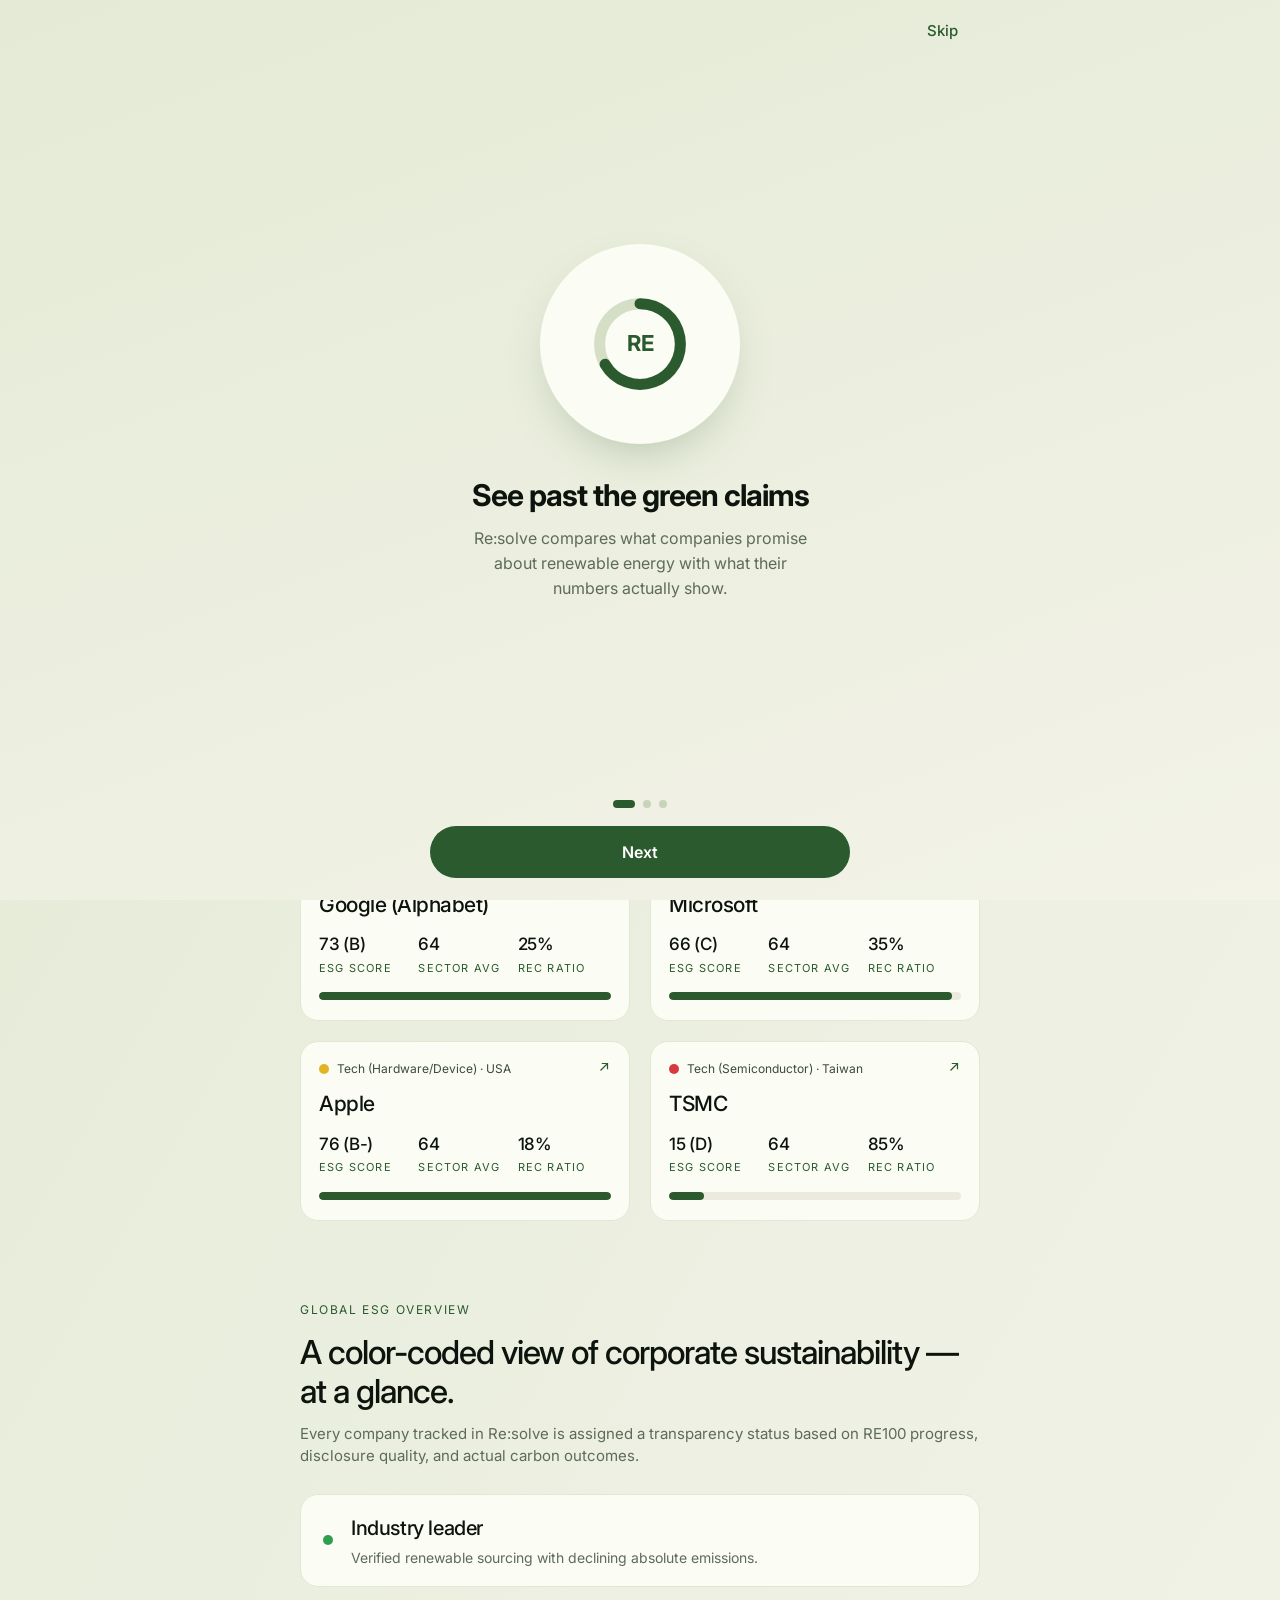
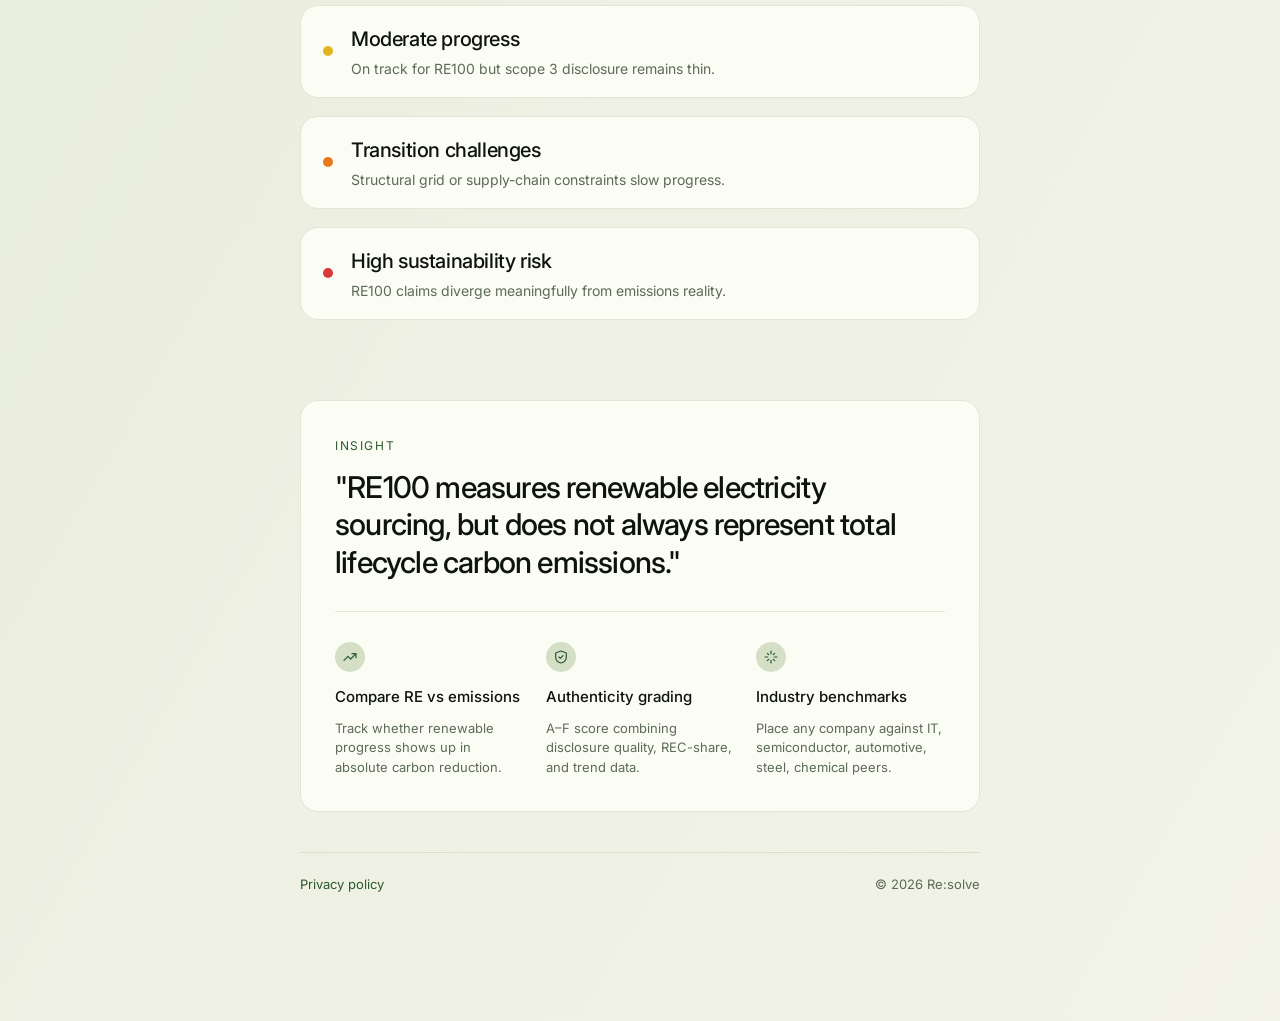
<file: index.html>
<!doctype html>
<html lang="en">
<head>
<meta charset="utf-8">
<meta name="viewport" content="width=device-width, initial-scale=1, viewport-fit=cover">
<meta name="color-scheme" content="light">
<meta name="theme-color" content="#2a5a2e">
<meta name="description" content="Re:solve compares companies' renewable-energy claims with their actual carbon action, ESG evaluations and sustainability reports.">
<link rel="manifest" href="/manifest.webmanifest">
<link rel="icon" type="image/png" sizes="32x32" href="/icons/favicon-32.png">
<link rel="apple-touch-icon" href="/icons/apple-touch-icon.png">
<meta name="apple-mobile-web-app-capable" content="yes">
<meta name="mobile-web-app-capable" content="yes">
<meta name="apple-mobile-web-app-title" content="Re:solve">
<meta name="apple-mobile-web-app-status-bar-style" content="default">

<title>Re:solve — Climate Claims</title>
<link rel="preconnect" href="https://fonts.googleapis.com">
<link rel="preconnect" href="https://fonts.gstatic.com" crossorigin>
<link href="https://fonts.googleapis.com/css2?family=Inter:wght@400;500;600;700&display=swap" rel="stylesheet">
<style>
:root{--ink:#0d130d;--muted:#5d6b58;--green:#2a5a2e;--green-2:#3d6b3a;--sage:#9db18a;--sage-soft:#d4dfc6;--track:#ece9df;--surface:#fbfcf4;--line:#e2e7d5;--lead:#2f9e4f;--mod:#e1b520;--trans:#e9781c;--risk:#d8393c;box-sizing:border-box;padding-top:env(safe-area-inset-top,0px);padding-bottom:env(safe-area-inset-bottom,0px)}
*,*::before,*::after{box-sizing:inherit}
html{scroll-padding-top:env(safe-area-inset-top,0px);background:#e7ecda}
body{margin:0;min-height:100vh;background:linear-gradient(120deg,#e4ead5 0%,#edf0e2 55%,#f3f3e8 100%);color:var(--ink);font-family:Inter,-apple-system,BlinkMacSystemFont,"Segoe UI",Arial,sans-serif;font-size:15px;line-height:1.5;-webkit-font-smoothing:antialiased;padding-bottom:96px}
button,input,select{font:inherit;color:inherit}
a{color:inherit}
:focus-visible{outline:3px solid #5b874d;outline-offset:3px}
[hidden]{display:none!important}
.sr-only{position:absolute;width:1px;height:1px;overflow:hidden;clip:rect(0,0,0,0);white-space:nowrap}

.r-page{width:min(680px,calc(100% - 40px));margin:0 auto;padding:44px 0 40px}
.r-eyebrow{display:flex;align-items:center;gap:8px;font-size:12px;letter-spacing:1.6px;text-transform:uppercase;color:var(--green);margin:0 0 14px}
.r-h1{font-size:clamp(32px,6vw,44px);line-height:1.12;letter-spacing:-1.6px;font-weight:700;margin:0}
.r-h1 em{font-style:normal;color:var(--green)}
.r-h2{font-size:clamp(26px,4.6vw,33px);line-height:1.18;letter-spacing:-1px;font-weight:500;margin:0 0 22px}
.r-lede{color:var(--muted);font-size:16px;line-height:1.55;margin:22px 0 0;max-width:640px}
.r-section{margin-top:80px}
.r-card{background:var(--surface);border:1px solid var(--line);border-radius:18px}

/* search */
.r-search{position:relative;margin-top:36px}
.r-search label{display:flex;align-items:center;gap:14px;background:var(--surface);border:1px solid var(--line);border-radius:16px;padding:0 18px;height:46px}
.r-search svg{width:19px;height:19px;color:#3b4a38;flex-shrink:0}
.r-search input{border:0;background:transparent;outline:0;flex:1;font-size:14px;height:100%;min-width:0}
.r-suggest{position:absolute;z-index:20;left:0;right:0;top:52px;list-style:none;margin:0;padding:6px;background:var(--surface);border:1px solid var(--line);border-radius:14px;box-shadow:0 12px 30px #2a3a1f1a;max-height:280px;overflow:auto}
.r-suggest li button{width:100%;text-align:left;border:0;background:transparent;padding:9px 12px;border-radius:9px;display:flex;justify-content:space-between;gap:12px;cursor:pointer;font-size:14px}
.r-suggest li button:hover,.r-suggest li button.on{background:#edf2e3}
.r-suggest small{color:var(--muted);font-size:12px}
.r-trending{display:flex;flex-wrap:wrap;align-items:center;gap:8px;margin-top:14px;font-size:13px;color:var(--muted)}
.r-chip{border:1px solid var(--line);background:var(--surface);border-radius:20px;padding:4px 11px;font-size:12px;color:var(--green);cursor:pointer}
.r-chip[aria-pressed="true"]{background:var(--green);border-color:var(--green);color:#fff}

/* spotlight */
.r-spot{margin-top:28px;padding:18px 18px 22px}
.r-spot-head{display:flex;justify-content:space-between;align-items:flex-start;gap:14px}
.r-meta{font-size:13px;color:var(--muted);margin:0}
.r-spot-name{font-size:20px;font-weight:500;letter-spacing:-.4px;margin:2px 0 0;text-decoration:none;display:inline-block}
.r-spot-name:hover{text-decoration:underline;text-underline-offset:3px}
.r-grade{background:var(--sage-soft);border-radius:12px;padding:8px 10px 6px;text-align:center;min-width:70px}
.r-grade b{display:block;font-size:20px;font-weight:500;line-height:1.1}
.r-grade span{font-size:11px;letter-spacing:1.6px;color:var(--green)}
.r-spot-body{display:grid;grid-template-columns:120px 1fr;gap:36px;align-items:center;margin-top:20px}
.r-donut{position:relative;width:118px;height:118px}
.r-donut svg{width:100%;height:100%;transform:rotate(-90deg)}
.r-donut-arc{transition:stroke-dashoffset .7s cubic-bezier(.22,.61,.36,1)}
.r-donut div{position:absolute;inset:0;display:flex;flex-direction:column;align-items:center;justify-content:center}
.r-donut b{font-size:18px;font-weight:600;color:var(--green);letter-spacing:-.4px}
.r-donut span{font-size:10px;color:var(--muted);letter-spacing:.5px}
.r-bars{display:grid;gap:13px}
.r-bar-row{display:grid;grid-template-columns:1fr auto;font-size:11px;color:#3d4a3a;row-gap:4px}
.r-track{grid-column:1/-1;height:8px;border-radius:5px;background:#eef0e3;overflow:hidden}
.r-fill{display:block;height:100%;background:var(--green);border-radius:5px;transition:width .5s ease}
.r-fill.soft{background:var(--sage-soft)}

/* company cards */
.r-grid{display:grid;grid-template-columns:1fr 1fr;gap:20px}
.r-co{display:block;text-decoration:none;padding:18px 18px 20px;position:relative}
.r-co:hover{border-color:#c4d2b4}
.r-co-top{display:flex;align-items:center;gap:8px;font-size:12px;color:#3d4a3a;padding-right:24px}
.r-dot{width:10px;height:10px;border-radius:50%;flex-shrink:0;display:inline-block}
.r-arrow{position:absolute;right:18px;top:18px;width:14px;height:14px;color:var(--green)}
.r-co-name{font-size:21px;font-weight:500;letter-spacing:-.5px;margin:10px 0 12px}
.r-stats{display:grid;grid-template-columns:1fr 1fr 1fr;gap:6px}
.r-stats b{display:block;font-size:17px;font-weight:500;letter-spacing:-.3px}
.r-stats span{display:block;font-size:11px;letter-spacing:1.2px;text-transform:uppercase;color:var(--green);margin-top:2px}
.r-co .r-track{margin-top:16px;background:var(--track)}

/* status legend */
.r-legend{display:grid;gap:18px}
.r-status{display:grid;grid-template-columns:12px 1fr;gap:16px;align-items:center;padding:18px 22px}
.r-status h3{margin:0;font-size:20px;font-weight:500;letter-spacing:-.4px}
.r-status p{margin:4px 0 0;font-size:14px;color:var(--muted)}

/* insight */
.r-insight{padding:36px 34px 34px}
.r-insight blockquote{margin:0 0 30px;padding-bottom:30px;border-bottom:1px solid var(--line);font-size:clamp(22px,4vw,30px);line-height:1.25;letter-spacing:-.8px;font-weight:500}
.r-feats{display:grid;grid-template-columns:repeat(3,1fr);gap:22px}
.r-feat .r-ico{width:30px;height:30px;border-radius:50%;background:var(--sage-soft);display:flex;align-items:center;justify-content:center;color:var(--green)}
.r-feat .r-ico svg{width:16px;height:16px}
.r-feat h3{font-size:15px;font-weight:500;margin:14px 0 10px}
.r-feat p{font-size:13px;color:var(--muted);margin:0}

/* companies page */
.r-filter-row{display:flex;align-items:flex-start;gap:12px;margin-top:16px;font-size:14px;color:#3d4a3a}
.r-filter-row>span{padding-top:5px;flex-shrink:0;min-width:70px}
.r-filter-row>div{display:flex;flex-wrap:wrap;gap:8px}
.r-filter-row .r-chip{border-color:transparent;background:#fbfcf4;color:#3d4a3a;padding:5px 12px;font-size:13px}
.r-filter-row .r-chip[aria-pressed="true"]{background:var(--green);color:#fff}
#grade-chips .r-chip{min-width:30px;text-align:center}
.r-toolbar{margin-top:28px}
.r-tabs{display:flex;gap:4px;overflow-x:auto;padding:4px;background:#e3e9d6;border-radius:30px;margin:26px 0 18px;scrollbar-width:none}
.r-tabs::-webkit-scrollbar{display:none}
.r-tabs button{border:0;background:transparent;border-radius:24px;padding:8px 14px;font-size:13px;color:var(--green);white-space:nowrap;cursor:pointer}
.r-tabs button[aria-selected="true"]{background:var(--surface);color:var(--ink);box-shadow:0 1px 3px #23341c14}
.r-toolbar{display:flex;gap:10px;align-items:center;margin-bottom:18px}
.r-toolbar .r-search{margin:0;flex:1}
.r-select{height:46px;border:1px solid var(--line);background:var(--surface);border-radius:14px;padding:0 12px;font-size:13px;color:var(--green)}
.r-count{font-size:13px;color:var(--muted);margin:0 0 14px}
.r-empty{text-align:center;padding:48px 20px;color:var(--muted)}

/* detail */
.r-back{display:inline-flex;align-items:center;gap:10px;color:#3d4a3a;text-decoration:none;font-size:15px}
.r-back svg{width:16px;height:16px}
.r-pill{display:inline-flex;align-items:center;gap:10px;border:1px solid var(--line);border-radius:30px;padding:5px 14px 5px 11px;font-size:14px;color:#3d4a3a;margin:34px 0 18px;background:#eef2e4}
.r-detail-name{font-size:clamp(34px,6.5vw,46px);font-weight:700;letter-spacing:-1.6px;line-height:1.1;margin:0}
.r-detail-meta{color:var(--muted);font-size:16px;margin:18px 0 30px}
.r-tiles{display:grid;grid-template-columns:1fr 1fr;gap:9px}
.r-tile{padding:18px 15px 16px}
.r-tile b{display:block;font-size:30px;font-weight:500;letter-spacing:-.8px;line-height:1.15}
.r-tile span{display:block;font-size:12px;letter-spacing:1.6px;text-transform:uppercase;color:var(--green);margin-top:6px}
.r-tile.year span{margin:0 0 6px}
.r-tile.hero{grid-column:1/-1;background:var(--green);border-color:var(--green);color:#fff;padding:18px 15px 18px}
.r-tile.hero span{color:#fff;letter-spacing:.4px}
.r-compare{grid-column:1/-1;padding:18px 15px 16px;margin-top:6px}
.r-compare h2{font-size:19px;font-weight:500;letter-spacing:-.4px;margin:0 0 18px}
.r-cmp-row{display:grid;grid-template-columns:72px 1fr 34px;gap:12px;align-items:center;font-size:13px;margin-top:10px}
.r-cmp-row .r-track{grid-column:auto;height:10px;background:var(--track)}
.r-cmp-row b{font-weight:400;text-align:right}
.r-cmp-row .r-fill.sage{background:var(--sage)}

/* library */
.r-lib-h1{font-size:clamp(34px,6vw,46px);letter-spacing:-1.8px;margin-top:4px}
.r-lib-lede{margin-top:18px;font-size:16px}
.r-filters{padding:14px 14px 14px 16px;margin-top:32px;display:flex;align-items:center;gap:8px;border-radius:20px}
.r-filters .r-search{margin:0;flex:1;min-width:0}
.r-filters .r-search label{border:0;padding:0;height:36px;background:transparent;gap:12px}
.r-filters select{height:36px;border:1px solid var(--line);border-radius:20px;background:var(--surface);padding:0 10px 0 12px;font-size:14px;color:#3d4a3a;cursor:pointer}

.r-lib-grid{display:grid;grid-template-columns:1fr 1fr;gap:16px;margin-top:30px}
@media(max-width:560px){.r-filters{flex-wrap:wrap}.r-filters .r-search{flex-basis:100%}}
.r-doc{padding:18px;display:flex;flex-direction:column}.r-doc .r-view{margin-top:auto}.r-doc p:last-of-type{margin-bottom:20px}
.r-doc-top{display:flex;justify-content:space-between;align-items:flex-start}
.r-doc-ico{width:34px;height:34px;border-radius:50%;background:var(--sage-soft);display:flex;align-items:center;justify-content:center;color:var(--green)}
.r-doc-ico svg{width:19px;height:19px}
.r-doc-year{font-size:13px;letter-spacing:1.2px;color:var(--green);margin-top:2px}
.r-doc h3{font-size:19px;font-weight:500;letter-spacing:-.4px;margin:14px 0 6px}
.r-doc p{font-size:14px;color:var(--muted);margin:0 0 6px}
.r-view{margin-top:20px;width:100%;height:32px;border:0;border-radius:20px;background:var(--green);color:#fff;font-size:14px;display:flex;align-items:center;justify-content:center;gap:10px;cursor:pointer;text-decoration:none}
.r-view svg{width:14px;height:14px}
.r-toast{position:fixed;left:50%;bottom:96px;transform:translateX(-50%);background:var(--ink);color:#fff;font-size:13px;padding:10px 16px;border-radius:10px;z-index:60}



/* legal + footer */
.r-legal p.r-eyebrow{font-size:12px;line-height:1.5;color:var(--green)}
.r-legal p,.r-legal li{font-size:15px;line-height:1.7;color:#2e3a2c}
.r-legal h2{font-size:20px;font-weight:600;letter-spacing:-.3px;margin:36px 0 10px}
.r-legal ul{padding-left:20px;margin:8px 0 14px}
.r-legal li{margin-bottom:6px}
.r-legal a{color:var(--green)}
.r-legal .r-back{color:#3d4a3a}
.r-legal-date{font-size:13px!important;color:var(--muted)!important;margin:14px 0 30px}
.r-legal mark{background:#f6efd8;color:#806520;padding:0 4px;border-radius:4px}
.r-legal-contact{padding:16px 18px;background:var(--surface);border:1px solid var(--line);border-radius:14px}
.r-foot{width:min(680px,calc(100% - 40px));margin:0 auto;padding:22px 0 30px;border-top:1px solid #d7dfcd;display:flex;justify-content:space-between;font-size:13px;color:var(--muted)}
.r-foot a{color:var(--green);text-decoration:none}.r-foot a:hover{text-decoration:underline}

/* sideways-scrolling chip rows */
.r-toolbar .r-search{min-width:0}.r-toolbar>label{flex-shrink:0}.r-search input{min-width:0;width:100%}
.r-trend-row{margin-top:14px}
.r-trending{flex-wrap:nowrap;overflow-x:auto;scrollbar-width:none;-webkit-overflow-scrolling:touch;overscroll-behavior-x:contain;padding-bottom:2px}
.r-trending::-webkit-scrollbar,.r-filter-row>div::-webkit-scrollbar{display:none}
.r-trending>span{flex-shrink:0;position:sticky;left:0;background:linear-gradient(90deg,#e8ecdc 85%,transparent);padding-right:8px;z-index:1}
.r-trending .r-chip,.r-filter-row .r-chip{flex-shrink:0;white-space:nowrap}
.r-filter-row{align-items:center}
.r-filter-row>span{padding-top:0}
.r-filter-row>div{flex-wrap:nowrap;overflow-x:auto;min-width:0;flex:1;scrollbar-width:none;-webkit-overflow-scrolling:touch;overscroll-behavior-x:contain;padding:2px 0}
/* bottom nav */
.r-nav{position:fixed;left:0;right:0;bottom:0;z-index:50;background:#fbfcf4;border-top:1px solid #e6eadb;padding-bottom:env(safe-area-inset-bottom,0px)}
.r-nav ul{list-style:none;margin:0 auto;padding:0;display:flex;justify-content:center;width:min(680px,100%)}
.r-nav li{flex:1}
.r-nav a{display:flex;flex-direction:column;align-items:center;gap:4px;padding:10px 4px 12px;font-size:12px;color:#8a9585;text-decoration:none}
.r-nav svg{width:22px;height:22px}
.r-nav a[aria-current="page"]{color:var(--green)}
.r-nav a .on{display:none}.r-nav a[aria-current="page"] .on{display:block}.r-nav a[aria-current="page"] .off{display:none}

/* ESG (authenticity) — adapted to app style */
#esg{--bg:#edf1e3;--surface:#fcfdf7;--ink:#172718;--muted:#60705b;--green:#315b30;--line:#dce3d1;--soft:#e2e9d6;--amber:#806520;--amber-bg:#f6efd8;--radius:22px}#esg *{box-sizing:border-box}#esg button,#esg input,#esg select{font:inherit}#esg button,#esg a,#esg summary{-webkit-tap-highlight-color:transparent}#esg button{cursor:pointer}#esg a{color:inherit}#esg button{color:inherit}#esg button:focus-visible,#esg a:focus-visible,#esg summary:focus-visible,#esg input:focus-visible,#esg select:focus-visible{outline:3px solid #5b874d;outline-offset:4px}#esg button:disabled{cursor:default;opacity:.45}#esg [hidden]{display:none!important}#esg .wrap{width:min(1120px,calc(100% - 64px));margin:auto}#esg .topbar{border-bottom:1px solid #d6dfcb}#esg .nav{height:76px;display:flex;align-items:center;justify-content:space-between;gap:24px}#esg .brand{font-size:21px;font-weight:750;letter-spacing:-1px;display:flex;align-items:center;gap:11px;text-decoration:none}#esg .brand svg{width:28px;height:28px;color:var(--green)}#esg .brand small{font-size:11px;letter-spacing:1.6px;text-transform:uppercase;font-weight:500;border-left:1px solid #bfcbb4;padding-left:15px;margin-left:7px}#esg .navlinks{display:flex;gap:27px;align-items:center}#esg .navlinks a{font-size:13px;text-decoration:none;color:var(--muted)}#esg .navlinks a:last-child{color:var(--green);border-bottom:2px solid var(--green);padding:27px 0}#esg .hero{padding:64px 0 45px;position:relative}#esg .eyebrow{font-size:11px;letter-spacing:2.4px;font-weight:650;color:var(--green);text-transform:uppercase;margin:0 0 18px}#esg .hero h1{font-size:clamp(38px,5vw,62px);line-height:1.07;letter-spacing:-2.8px;font-weight:600;margin:0;max-width:880px}#esg .hero h1 span{color:#547448}#esg .hero p.intro{font-size:16px;color:var(--muted);max-width:650px;margin:21px 0 24px;line-height:1.7}#esg .hero-bottom{display:flex;align-items:center;gap:10px;flex-wrap:wrap}#esg .pill{display:inline-flex;align-items:center;gap:7px;border:1px solid #cdd7c0;border-radius:30px;padding:6px 12px;font-size:11px;color:#4b6143}#esg .pill b{font-weight:650}#esg .dot{width:6px;height:6px;display:inline-block;border-radius:50%;background:#61824e}#esg .section{margin:0 0 47px}#esg .sectionhead{display:flex;justify-content:space-between;gap:18px;align-items:center;margin-bottom:18px}#esg .sectionhead h2{font-size:25px;letter-spacing:-.8px;margin:0;font-weight:600}#esg .sectionhead p{margin:5px 0 0;color:var(--muted);font-size:13px}#esg .segment{display:flex;align-items:center;gap:4px;padding:4px;border:1px solid #d3dcc8;background:#e5ebdb;border-radius:30px;flex-shrink:0}#esg .segment button{border:0;background:transparent;padding:9px 14px;border-radius:24px;font-size:12px;color:#5c6d54}#esg .segment button[aria-pressed="true"]{background:var(--surface);color:var(--ink);box-shadow:0 2px 4px #23341c08}#esg .draft-tag{font-size:9px;letter-spacing:.4px;text-transform:uppercase;margin-left:5px;color:#6d754e}#esg .framework-grid{display:grid;grid-template-columns:repeat(3,1fr);gap:14px}#esg .framework-card{background:var(--surface);border:1px solid var(--line);border-radius:var(--radius);text-align:left;padding:22px 24px 20px;position:relative;transition:background .18s,border-color .18s,transform .18s;min-height:174px;width:100%}#esg .framework-card:hover{background:#f8fbf0;transform:translateY(-2px);border-color:#aebf9d}#esg .framework-card[aria-expanded="true"]{border-color:#557849;box-shadow:inset 0 0 0 1px #557849}#esg .card-top{display:flex;align-items:center;justify-content:space-between;margin-bottom:18px}#esg .icon{background:#e5ecd9;color:var(--green);display:flex;align-items:center;justify-content:center;border-radius:50%;width:35px;height:35px}#esg .icon svg{width:19px;height:19px}#esg .criteria-count{font-size:11px;color:var(--muted)}#esg .card-title{display:flex;align-items:center;gap:9px;font-size:19px;letter-spacing:-.4px;font-weight:600;margin:0 0 4px}#esg .card-title .letter{font-size:11px;font-weight:500;color:#778571;letter-spacing:0}#esg .card-desc{font-size:12px;color:var(--muted);margin:0;padding-right:16px}#esg .plus{position:absolute;right:23px;bottom:20px;font-size:21px;font-weight:400;line-height:1;color:var(--green)}#esg .framework-detail{margin-top:14px;background:var(--surface);border:1px solid var(--line);border-radius:var(--radius);padding:24px 28px}#esg .detail-heading{display:flex;justify-content:space-between;gap:12px;align-items:center;margin-bottom:12px}#esg .detail-heading h3{margin:0;font-size:18px;letter-spacing:-.4px}#esg .subtle-button{border:0;background:#edf2e6;border-radius:50%;width:32px;height:32px;font-size:20px;line-height:1}#esg .criteria-item{border-top:1px solid var(--line)}#esg summary{list-style:none;cursor:pointer}#esg summary::-webkit-details-marker{display:none}#esg .criteria-item summary{display:grid;grid-template-columns:36px 220px 1fr 20px;gap:10px;align-items:center;padding:15px 0;font-size:13px}#esg .criteria-id{font-size:11px;color:#7a8973}#esg .criteria-name{font-weight:600}#esg .criteria-meaning{color:var(--muted);font-size:12px}#esg .chev{font-size:16px;color:#57734d;justify-self:end;transition:transform .15s}#esg details[open]>summary .chev{transform:rotate(90deg)}#esg .criteria-body{padding:0 0 17px 46px;display:grid;grid-template-columns:1fr 1fr;gap:14px 28px;font-size:12px}#esg .meta-label{font-size:10px;font-weight:650;letter-spacing:1px;text-transform:uppercase;color:#728168;margin:0 0 5px}#esg .criteria-body p{margin:0;color:#526349}#esg .criteria-body .rule{grid-column:1/-1;padding-top:3px}#esg .framework-note{font-size:11px;color:#69795e;margin:12px 2px 0}#esg .framework-note a{text-underline-offset:3px}#esg .framework-note .tiny-dot{display:inline-block;width:5px;height:5px;background:#8a967c;border-radius:50%;margin:0 7px 1px 0}#esg .results-section{margin-bottom:34px}#esg .count{font-size:12px;color:#617156;display:inline-flex;align-items:center;justify-content:center;min-width:28px;height:25px;background:#dce5ce;border-radius:14px;vertical-align:middle;margin-left:8px;letter-spacing:0}#esg .tools{display:flex;gap:10px;margin:19px 0 16px}#esg .search{flex:1;position:relative}#esg .search svg{position:absolute;left:16px;top:14px;width:17px;height:17px;color:#718266}#esg .search input{height:45px;width:100%;border:1px solid var(--line);background:var(--surface);border-radius:12px;padding:0 18px 0 43px;color:var(--ink);font-size:13px}#esg .search input::placeholder{color:#839178}#esg .select-label{position:relative}#esg .select-label select{height:45px;min-width:168px;border:1px solid var(--line);border-radius:12px;padding:0 38px 0 15px;background:var(--surface);font-size:12px;color:#4c6143}#esg .table-shell{border:1px solid var(--line);border-radius:var(--radius);overflow:hidden;background:var(--surface)}#esg table{width:100%;border-collapse:collapse;table-layout:fixed}#esg thead{background:#dbe4cc}#esg th{text-align:left;color:#617052;font-size:10px;font-weight:650;text-transform:uppercase;letter-spacing:1.2px;padding:14px 20px}#esg th.company-th{width:31%}#esg th.pillar-th{width:12%}#esg th.coverage-th{width:17%}#esg th.action-th{width:16%;text-align:right}#esg td{padding:23px 20px;border-top:1px solid var(--line);vertical-align:middle}#esg .company-trigger{border:0;background:transparent;text-align:left;padding:0}#esg .company-name{font-size:16px;font-weight:650;letter-spacing:-.2px;display:block}#esg .industry{font-size:11px;color:var(--muted);display:block;margin-top:4px}#esg .score-num{font-size:20px;font-weight:550;letter-spacing:-.6px}#esg .score-denom{font-size:11px;color:#7a886f;margin-left:3px}#esg .mini-bar{height:3px;background:#e7eddd;width:56px;border-radius:5px;margin-top:7px;overflow:hidden}#esg .mini-bar span{display:block;height:100%;background:#628252;border-radius:5px}#esg .coverage strong{font-size:14px;font-weight:550}#esg .coverage small{display:block;font-size:10px;color:#7d7350;margin-top:4px}#esg .view-cell{text-align:right}#esg .view-button{border:1px solid #d3dfc6;background:#eef3e6;border-radius:22px;padding:9px 13px;white-space:nowrap;font-size:11px;color:#35562e;display:inline-flex;align-items:center;gap:10px}#esg .view-button:hover{background:#e3ebd7}#esg .view-button svg{width:12px;height:12px}#esg .company-row.expanded{background:#f7faef}#esg .expanded-cell{padding:0!important}#esg .company-panel{padding:29px 30px 22px;background:#f7faef}#esg .panel-lead{display:flex;justify-content:space-between;gap:30px;align-items:start;margin-bottom:22px}#esg .panel-lead .summary-text{max-width:600px;font-size:17px;letter-spacing:-.25px;line-height:1.55;margin:0 0 10px}#esg .badge{display:inline-flex;align-items:center;border-radius:20px;font-size:10px;white-space:nowrap;padding:5px 10px;background:var(--amber-bg);color:var(--amber)}#esg .scope-note{font-size:11px;color:#738065;margin:0}#esg .result-tabs{display:flex;gap:7px;margin-bottom:16px;flex-wrap:wrap}#esg .result-tabs button{padding:8px 15px;border:1px solid #d6dfca;border-radius:22px;background:transparent;font-size:12px}#esg .result-tabs button[aria-pressed="true"]{background:var(--green);border-color:var(--green);color:#fff}#esg .results-list{border:1px solid var(--line);border-radius:16px;background:var(--surface);overflow:hidden}#esg .result-item+.result-item{border-top:1px solid var(--line)}#esg .result-item summary{padding:15px 19px;display:grid;grid-template-columns:220px 1fr 60px 15px;gap:12px;align-items:center}#esg .result-title{font-size:12px;font-weight:550}#esg .result-id{color:#819174;font-size:10px;margin-right:9px}#esg .result-summary{color:#627258;font-size:12px}#esg .points{font-size:12px;text-align:right;color:#365e30}#esg .points.missing{color:#887647;font-size:11px}#esg .result-body{margin:0 20px 18px 51px;padding:16px 0 0;border-top:1px dashed var(--line)}#esg .evidence{font-size:12px;color:#52634b;line-height:1.75;margin:0 0 14px;max-width:780px}#esg .evidence-grid{display:grid;grid-template-columns:1fr 1fr;gap:12px}#esg .evidence-grid p{margin:0;font-size:11px;color:#5c6d52}#esg .evidence-foot{font-size:10px;color:#7c846d;margin-top:13px}#esg .rating-note{color:#738064;font-size:11px;margin:14px 1px 0}#esg .list-footer{display:flex;justify-content:space-between;align-items:center;gap:16px;padding:15px 3px 0;font-size:11px;color:#738166}#esg .pagination{display:flex;gap:8px;align-items:center}#esg .pagination button{border:1px solid #ced9c0;background:var(--surface);border-radius:8px;width:30px;height:28px}#esg .empty{padding:55px 25px;text-align:center}#esg .empty h3{font-size:17px;font-weight:500;margin:0 0 8px}#esg .empty p{font-size:12px;color:var(--muted);margin:0 0 15px}#esg .empty button{background:var(--green);color:white;border:0;border-radius:20px;padding:9px 16px;font-size:12px}#esg .methodology{border-top:1px solid #d7dfcd;padding:20px 0}#esg .methodology>summary{display:flex;align-items:center;justify-content:space-between;font-size:12px;color:#536a48}#esg .methodology-body{font-size:12px;color:#66745c;max-width:900px;padding:8px 0}#esg .methodology-body p{margin:10px 0}#esg .footer{margin:30px 0 0;padding:22px 0 30px;border-top:1px solid #d5dfc9;display:flex;justify-content:space-between;gap:20px;font-size:10px;color:#78846d}#esg .footer span:first-child{letter-spacing:1.6px}#esg .sr-only{position:absolute;width:1px;height:1px;overflow:hidden;clip:rect(0,0,0,0);white-space:nowrap}@container (max-width:900px){#esg .wrap{width:calc(100% - 40px)}#esg .hero h1{font-size:48px;letter-spacing:-2px}#esg .sectionhead{align-items:flex-start}#esg .sectionhead h2{font-size:23px}#esg .framework-card{padding:20px;min-height:184px}#esg .card-title{font-size:17px}#esg .card-desc{max-width:185px}#esg .card-top{margin-bottom:16px}#esg .criteria-item summary{grid-template-columns:30px 190px 1fr 16px}#esg .criteria-meaning{font-size:11px}#esg th,#esg td{padding-left:14px;padding-right:14px}#esg th.company-th{width:28%}#esg .company-name{font-size:14px}#esg .company-panel{padding:22px 20px}#esg .result-item summary{grid-template-columns:190px 1fr 55px 12px}#esg .view-button{padding:8px 10px}#esg .view-button svg{display:none}}@container (max-width:700px){#esg .wrap{width:calc(100% - 32px)}#esg .nav{height:64px}#esg .brand{font-size:20px}#esg .brand small{font-size:9px;padding-left:10px;margin-left:0}#esg .brand svg{width:24px}#esg .navlinks a{display:none}#esg .navlinks a:last-child{display:block;padding:20px 0;font-size:11px}#esg .hero{padding:40px 0 32px}#esg .hero h1{font-size:40px;line-height:1.12;letter-spacing:-1.7px}#esg .hero p.intro{font-size:14px;margin:18px 0 20px}#esg .eyebrow{font-size:10px;margin-bottom:16px}#esg .sectionhead{flex-direction:column;gap:14px}#esg .sectionhead h2{font-size:23px}#esg .sectionhead p{font-size:12px}#esg .segment{width:100%}#esg .segment button{flex:1;padding:9px 8px}#esg .framework-grid{grid-template-columns:1fr;gap:10px}#esg .framework-card{min-height:0;padding:17px 19px 17px 73px}#esg .card-top{margin:0}#esg .icon{position:absolute;left:18px;top:24px;width:35px}#esg .criteria-count{position:absolute;right:18px;top:19px;font-size:10px}#esg .card-title{font-size:17px;padding-right:80px}#esg .card-title .letter{display:none}#esg .card-desc{max-width:none;padding-right:26px;margin-top:4px;font-size:11px}#esg .plus{right:22px;bottom:19px}#esg .framework-detail{padding:18px}#esg .criteria-item summary{grid-template-columns:25px 1fr 16px;gap:7px;padding:15px 0}#esg .criteria-meaning{grid-column:2;grid-row:2;font-size:11px}#esg .criteria-item summary .chev{grid-column:3;grid-row:1/3}#esg .criteria-body{padding-left:32px;grid-template-columns:1fr;gap:12px}#esg .criteria-body .rule{grid-column:1}#esg .detail-heading h3{font-size:16px}#esg .section{margin-bottom:32px}#esg .tools{gap:8px}#esg .select-label select{min-width:122px;max-width:137px;padding:0 20px 0 9px;font-size:11px}#esg .search input{font-size:12px;padding-left:35px}#esg .search svg{left:12px}#esg .table-shell{border-radius:18px}#esg thead{display:none}#esg table,#esg tbody{display:block}#esg tr.company-row{display:grid;grid-template-columns:repeat(3,1fr);padding:19px 19px 14px;position:relative;gap:17px 10px}#esg td{display:block;border:0;padding:0}#esg .company-cell{grid-column:1/-1;padding-right:94px}#esg .company-name{font-size:16px}#esg .industry{font-size:10px}#esg .score-cell:before{content:attr(data-label);display:block;font-size:10px;color:#728165;margin-bottom:4px}#esg .score-num{font-size:22px}#esg .coverage{grid-column:1/3;font-size:11px;display:flex;gap:6px;align-items:center}#esg .coverage strong{font-size:11px}#esg .coverage small{font-size:10px;margin:0}#esg .view-cell{position:absolute;top:20px;right:16px}#esg .view-button{font-size:10px;padding:8px 10px}#esg .expanded-row{display:block}#esg .expanded-cell{width:100%}#esg .company-panel{padding:23px 16px;border-top:1px solid var(--line)}#esg .panel-lead{display:block;margin-bottom:17px}#esg .panel-lead .summary-text{font-size:15px}#esg .badge{margin-top:12px}#esg .scope-note{font-size:10px}#esg .result-tabs{gap:5px}#esg .result-tabs button{padding:7px 11px;font-size:11px}#esg .result-item summary{grid-template-columns:1fr 52px 11px;padding:15px 13px;gap:7px}#esg .result-summary{grid-column:1;grid-row:2;font-size:11px;padding-left:25px}#esg .result-title{font-size:12px}#esg .result-id{margin-right:6px}#esg .result-item summary .points{grid-column:2;grid-row:1/3}#esg .result-item summary .chev{grid-column:3;grid-row:1/3}#esg .result-body{margin:0 14px 17px;padding-top:12px}#esg .evidence-grid{grid-template-columns:1fr}#esg .evidence{font-size:11px}#esg .list-footer{font-size:10px;align-items:flex-start;line-height:1.6}#esg .footer{font-size:9px}#esg .methodology-body{font-size:11px}#esg .framework-note{font-size:10px}}@media(prefers-reduced-motion:reduce){#esg *{scroll-behavior:auto!important;transition:none!important}}#esg .est{font-size:10px;color:#7c846d;margin-left:3px;font-weight:400}#esg .result-item summary{grid-template-columns:200px 1fr 125px 15px}@container (max-width:900px){#esg .result-item summary{grid-template-columns:170px 1fr 115px 12px}}@container (max-width:700px){#esg .result-item summary{grid-template-columns:1fr auto 11px}}
@container (max-width:700px){
#esg .table-shell{border:0;background:transparent;border-radius:0;overflow:visible}
#esg tbody{display:flex;flex-direction:column;gap:12px}
#esg tr.company-row{background:var(--surface);border:1px solid var(--line);border-radius:20px;padding:22px 22px 18px;gap:20px 12px}
#esg tr.company-row.expanded{border-radius:20px 20px 0 0;border-bottom:0;background:var(--surface)}
#esg .expanded-row{margin-top:-12px}
#esg .expanded-cell{border:1px solid var(--line);border-top:0;border-radius:0 0 20px 20px;overflow:hidden}
#esg .company-cell{padding-right:120px}
#esg tr.company-row .company-name{font-size:18px;font-weight:600;letter-spacing:-.4px}
#esg tr.company-row .industry{font-size:13px;margin-top:4px}
#esg tr.company-row .score-cell:before{font-size:13px;margin-bottom:6px;color:var(--muted)}
#esg tr.company-row .score-num{font-size:24px;font-weight:550;letter-spacing:-.6px}
#esg tr.company-row .score-denom{font-size:12px}
#esg tr.company-row .mini-bar{height:4px;width:60px;margin-top:8px}
#esg tr.company-row .coverage{gap:8px}#esg tr.company-row .coverage strong{font-size:13px;font-weight:550}#esg tr.company-row .coverage small{font-size:12px}
#esg .view-cell{top:22px;right:22px}
#esg tr.company-row .view-button{font-size:12px;padding:9px 14px}
#esg .empty{background:var(--surface);border:1px solid var(--line);border-radius:20px}
}
@container (max-width:420px){
#esg tr.company-row{padding:18px 16px 16px}
#esg .company-cell{padding-right:0}
#esg .view-cell{position:static;grid-column:1/-1;order:9}
#esg .view-button{width:100%;justify-content:center}
#esg tr.company-row .score-num{font-size:22px}
}

#esg{--bg:transparent;--surface:#fbfcf4;--ink:#0d130d;--muted:#5d6b58;--green:#2a5a2e;--line:#e2e7d5;--radius:18px;font-size:15px;line-height:1.55}
#esg .wrap{width:min(680px,calc(100% - 40px));margin:0 auto;container-type:inline-size}
#esg .hero{padding:44px 0 36px}
#esg .eyebrow{font-size:12px;letter-spacing:1.6px;font-weight:500;margin-bottom:14px}
#esg .hero h1{font-size:clamp(32px,6vw,44px);font-weight:700;letter-spacing:-1.6px;line-height:1.12}
#esg .hero h1 span{color:var(--green)}
#esg .hero p.intro{font-size:16px;line-height:1.55;margin:22px 0 22px}
#esg .sectionhead h2{font-weight:500;letter-spacing:-1px;font-size:clamp(24px,4.6vw,30px)}
#esg .sectionhead p{font-size:14px}
#esg .section{margin-bottom:56px}
#esg thead{background:#d4dfc6}
#esg .table-shell{border-radius:18px}
#esg .framework-card,#esg .result-tabs button,#esg button.company-trigger{cursor:pointer}
#esg tr.company-row{gap:18px 12px}
#esg .card-desc{font-size:13px}#esg .criteria-count{font-size:12px}#esg .card-title{font-size:18px}
#esg .framework-note,#esg .rating-note,#esg .list-footer{font-size:12px}
#esg .industry{font-size:12px}#esg .score-cell:before{font-size:12px}
#esg .result-title,#esg .result-summary,#esg .points,#esg .evidence{font-size:13px}
#esg .view-button{font-size:12px}#esg .methodology>summary{font-size:14px}#esg .methodology-body{font-size:13px}
@media(max-width:560px){
 .r-grid,.r-lib-grid,.r-feats{grid-template-columns:1fr}
 .r-spot-body{grid-template-columns:1fr;justify-items:center;gap:20px}.r-bars{width:100%}
 .r-insight{padding:26px 22px}
 .r-tile b{font-size:26px}
}

/* dropdowns: custom arrow with equal side spacing */
select.r-select,.r-filters select,#esg .select-label select{-webkit-appearance:none;appearance:none;background-color:var(--surface);background-image:url("data:image/svg+xml,%3Csvg xmlns='http://www.w3.org/2000/svg' viewBox='0 0 12 12' fill='none' stroke='%233d4a3a' stroke-width='1.5' stroke-linecap='round' stroke-linejoin='round'%3E%3Cpath d='m3 4.5 3 3 3-3'/%3E%3C/svg%3E");background-repeat:no-repeat;background-position:right 14px center;background-size:12px 12px;padding:0 36px 0 14px!important;cursor:pointer}
#esg .select-label select{min-width:150px}
@media(max-width:560px){.r-filters select{flex:1}}
@media(prefers-reduced-motion:reduce){*{transition:none!important;scroll-behavior:auto!important}}

/* ===== native app layer ===== */
.r-nav a .on,.r-nav a .off{line-height:0}

html,body{-webkit-tap-highlight-color:transparent;overscroll-behavior-y:none}
.r-nav,.r-nav a,button,.r-chip,.r-co,.r-act,.r-row,.r-pick-item{-webkit-user-select:none;user-select:none;-webkit-touch-callout:none}
.r-co,.r-act,.r-view,.r-row,.r-pick-item,.r-cmp-pick{transition:transform .12s ease,background-color .12s ease}
.r-co:active,.r-act:active,.r-view:active,.r-pick-item:active,.r-cmp-pick:active{transform:scale(.98)}
.r-nav a{font-size:11px;padding:9px 2px 11px}
.r-nav svg{width:23px;height:23px}
button.r-back{border:0;background:none;padding:6px 0;cursor:pointer;font:inherit}
.r-page-head{display:flex;align-items:flex-start;justify-content:space-between;gap:16px}
.r-icon-btn{width:44px;height:44px;flex-shrink:0;border-radius:50%;border:1px solid var(--line);background:var(--surface);display:inline-flex;align-items:center;justify-content:center;color:var(--ink);text-decoration:none;cursor:pointer}
.r-icon-btn svg{width:21px;height:21px}

/* detail actions */
.r-actions{display:flex;gap:8px;margin:-12px 0 26px}
.r-act{flex:1;min-width:0;height:44px;border-radius:22px;border:1px solid var(--line);background:var(--surface);display:inline-flex;align-items:center;justify-content:center;gap:7px;font-size:14px;font-weight:500;color:var(--ink);cursor:pointer;padding:0 10px;white-space:nowrap}
.r-act svg{width:18px;height:18px;flex-shrink:0}
.r-act[aria-pressed="true"]{background:var(--green);border-color:var(--green);color:#fff}

/* saved */
.r-sub-h{font-size:19px;font-weight:600;letter-spacing:-.3px;margin:40px 0 14px;display:flex;justify-content:space-between;align-items:center}
.r-link-btn{border:0;background:none;color:var(--green);font-size:14px;font-weight:500;cursor:pointer;padding:6px 0}
.r-empty-card{padding:30px 24px;text-align:center;color:var(--muted)}
.r-empty-card .r-empty-ico{width:52px;height:52px;border-radius:50%;background:var(--sage-soft);color:var(--green);display:inline-flex;align-items:center;justify-content:center;margin-bottom:14px}
.r-empty-card .r-empty-ico svg{width:24px;height:24px}
.r-empty-card h3{color:var(--ink);font-size:17px;margin:0 0 6px;font-weight:600}
.r-empty-card p{margin:0;font-size:14px}
.r-list{padding:4px 0;overflow:hidden}
.r-row{display:flex;align-items:center;gap:12px;padding:14px 18px;text-decoration:none;color:var(--ink);border:0;background:none;width:100%;text-align:left;font:inherit;cursor:pointer}
.r-row+.r-row{border-top:1px solid var(--line)}
.r-row .r-row-main{flex:1;min-width:0}
.r-row b{display:block;font-weight:500;font-size:15px;white-space:nowrap;overflow:hidden;text-overflow:ellipsis}
.r-row small{display:block;font-size:12px;color:var(--muted);margin-top:2px}
.r-row .r-row-end{font-size:14px;color:var(--muted);white-space:nowrap}
.r-row .r-chev{width:16px;height:16px;color:#9aa693;flex-shrink:0}
.r-cta{margin-top:14px;padding:18px;display:flex;align-items:center;gap:14px}
.r-cta .r-ico-c{width:42px;height:42px;border-radius:50%;background:var(--sage-soft);color:var(--green);display:flex;align-items:center;justify-content:center;flex-shrink:0}
.r-cta .r-ico-c svg{width:20px;height:20px}
.r-cta div{flex:1}
.r-cta b{display:block;font-size:15px;font-weight:600}
.r-cta span{font-size:13px;color:var(--muted)}
.r-btn{border:0;border-radius:22px;background:var(--green);color:#fff;font-size:14px;font-weight:600;height:40px;padding:0 16px;cursor:pointer;white-space:nowrap}

/* compare */
.r-cmp-head{display:grid;grid-template-columns:1fr 1fr;gap:10px;margin:26px 0 16px}
.r-cmp-pick{border:1px solid var(--line);background:var(--surface);border-radius:18px;padding:14px 14px 12px;text-align:left;cursor:pointer;font:inherit;color:var(--ink);min-width:0}
.r-cmp-pick .r-dot{margin-bottom:8px}
.r-cmp-pick b{display:block;font-size:17px;font-weight:600;letter-spacing:-.3px;line-height:1.2;overflow-wrap:anywhere}
.r-cmp-pick small{display:block;font-size:12px;color:var(--muted);margin-top:4px}
.r-cmp-pick em{display:block;font-style:normal;font-size:12px;color:var(--green);margin-top:10px;font-weight:500}
.r-cmp-table{padding:4px 16px}
.r-cmp-line{padding:14px 0}
.r-cmp-line+.r-cmp-line{border-top:1px solid var(--line)}
.r-cmp-label{font-size:12px;letter-spacing:1px;text-transform:uppercase;color:var(--green);margin-bottom:10px;display:flex;justify-content:space-between;gap:10px}
.r-cmp-label i{font-style:normal;letter-spacing:0;text-transform:none;color:var(--muted)}
.r-cmp-vals{display:grid;grid-template-columns:1fr 1fr;gap:14px}
.r-cmp-vals>div{min-width:0}
.r-cmp-vals b{display:block;font-size:20px;font-weight:500;letter-spacing:-.4px}
.r-cmp-vals .best b{color:var(--green);font-weight:700}
.r-cmp-vals .r-track{margin-top:8px;height:8px;background:var(--track)}
.r-cmp-vals .r-fill{transition:width .5s ease}
.r-cmp-vals .r-fill.dim{background:var(--sage)}
.r-cmp-note{font-size:12px;color:var(--muted);margin:14px 2px 0}

/* bottom sheet picker */
.r-sheet{position:fixed;inset:0;z-index:70;display:flex;align-items:flex-end;justify-content:center}
.r-sheet[hidden]{display:none}
.r-sheet-bg{position:absolute;inset:0;background:rgba(20,30,18,.4);animation:r-fade .2s ease}
.r-sheet-box{position:relative;background:var(--surface);width:min(680px,100%);max-height:84vh;border-radius:22px 22px 0 0;display:flex;flex-direction:column;padding-bottom:env(safe-area-inset-bottom,0px);animation:r-up .26s cubic-bezier(.22,.61,.36,1)}
.r-sheet-grab{width:40px;height:5px;border-radius:3px;background:#d3dac8;margin:8px auto 4px}
.r-sheet-head{display:flex;align-items:center;justify-content:space-between;gap:12px;padding:8px 16px 10px 20px}
.r-sheet-head h2{font-size:18px;font-weight:600;margin:0}
.r-sheet-x{width:34px;height:34px;border-radius:50%;border:0;background:#edf2e6;font-size:22px;line-height:1;cursor:pointer;color:var(--ink)}
.r-sheet .r-search{margin:0 16px 8px}
.r-sheet-list{overflow-y:auto;-webkit-overflow-scrolling:touch;padding:0 8px 12px;flex:1}
.r-pick-item{display:flex;align-items:center;gap:12px;width:100%;border:0;background:none;text-align:left;padding:12px;border-radius:12px;font:inherit;color:var(--ink);cursor:pointer}
.r-pick-item:hover{background:#eef2e6}
.r-pick-item b{display:block;font-weight:500;font-size:15px}
.r-pick-item small{display:block;color:var(--muted);font-size:12px}
.r-pick-item .r-pick-score{margin-left:auto;font-size:13px;color:var(--muted);white-space:nowrap}
@keyframes r-up{from{transform:translateY(100%)}to{transform:none}}
@keyframes r-fade{from{opacity:0}to{opacity:1}}

/* settings */
.r-set-group{font-size:13px;letter-spacing:1px;text-transform:uppercase;color:var(--green);margin:34px 4px 10px}
.r-switch{position:relative;width:51px;height:31px;flex-shrink:0}
.r-switch input{position:absolute;inset:0;opacity:0;margin:0;cursor:pointer;z-index:1}
.r-switch span{position:absolute;inset:0;border-radius:16px;background:#d3dac8;transition:background .2s}
.r-switch span::after{content:"";position:absolute;top:2px;left:2px;width:27px;height:27px;border-radius:50%;background:#fff;box-shadow:0 2px 4px rgba(0,0,0,.15);transition:transform .2s}
.r-switch input:checked+span{background:var(--green)}
.r-switch input:checked+span::after{transform:translateX(20px)}
.r-switch input:focus-visible+span{outline:3px solid #5b874d;outline-offset:2px}
.r-row.danger b{color:#b3261e}
.r-set-foot{text-align:center;font-size:12px;color:var(--muted);margin:30px 0 0}
@media(prefers-reduced-motion:reduce){.r-sheet-box,.r-sheet-bg{animation:none}}

/* ===== round 2 ===== */
.r-btn{display:inline-flex;align-items:center;justify-content:center;line-height:1}
.r-cta span:not(.r-ico-c){display:block;line-height:1.4;margin-top:2px}

/* contact form */
.r-form{padding:20px 18px;margin-top:26px;display:grid;gap:18px}
.r-field label,.r-field .r-label{display:block;font-size:14px;font-weight:600;margin-bottom:8px}
.r-field label small{font-weight:400;color:var(--muted)}
.r-field input,.r-field select,.r-field textarea{width:100%;border:1px solid var(--line);background:#fff;border-radius:12px;padding:12px 14px;font-size:16px;color:var(--ink);font-family:inherit}
.r-field textarea{min-height:140px;resize:vertical;line-height:1.5}
.r-field input:focus,.r-field select:focus,.r-field textarea:focus{outline:2px solid #5b874d;outline-offset:1px;border-color:transparent}
.r-field .r-hint{font-size:12px;color:var(--muted);margin-top:6px}
.r-field.invalid input,.r-field.invalid textarea{border-color:#b3261e}
.r-field .r-err{font-size:12px;color:#b3261e;margin-top:6px}
.r-topics{display:flex;flex-wrap:wrap;gap:8px}
.r-topics input{position:absolute;opacity:0;pointer-events:none}
.r-topics label{display:inline-flex;align-items:center;margin:0;padding:9px 14px;border-radius:20px;border:1px solid var(--line);background:#fff;font-size:14px;font-weight:500;cursor:pointer}
.r-topics input:checked+label{background:var(--green);border-color:var(--green);color:#fff}
.r-topics input:focus-visible+label{outline:3px solid #5b874d;outline-offset:2px}
.r-submit{width:100%;height:50px;border-radius:25px;font-size:16px}
.r-submit[disabled]{opacity:.6}
.r-form-note{font-size:12px;color:var(--muted);margin:0;text-align:center}
.r-sent{padding:34px 22px;text-align:center;margin-top:26px}
.r-sent .r-empty-ico{width:56px;height:56px;border-radius:50%;background:var(--sage-soft);color:var(--green);display:inline-flex;align-items:center;justify-content:center;margin-bottom:14px}
.r-sent .r-empty-ico svg{width:26px;height:26px}
.r-sent h2{font-size:20px;margin:0 0 8px}
.r-sent p{color:var(--muted);margin:0 0 20px;font-size:15px}

/* report viewer popup */
.r-viewer{position:fixed;inset:0;z-index:80;background:rgba(20,30,18,.45);display:flex;align-items:flex-end;justify-content:center;animation:r-fade .2s ease}
.r-viewer[hidden]{display:none}
.r-viewer-box{background:var(--surface);width:min(900px,100%);height:calc(100% - env(safe-area-inset-top,0px) - 12px);border-radius:20px 20px 0 0;display:flex;flex-direction:column;overflow:hidden;animation:r-up .28s cubic-bezier(.22,.61,.36,1)}
.r-viewer-head{display:flex;align-items:center;gap:10px;padding:10px 10px 10px 18px;border-bottom:1px solid var(--line)}
.r-viewer-head div{flex:1;min-width:0}
.r-viewer-head b{display:block;font-size:16px;font-weight:600;white-space:nowrap;overflow:hidden;text-overflow:ellipsis}
.r-viewer-head small{display:block;font-size:12px;color:var(--muted);white-space:nowrap;overflow:hidden;text-overflow:ellipsis}
.r-viewer-open{border:1px solid var(--line);background:#fff;border-radius:18px;height:36px;padding:0 12px;font-size:13px;font-weight:500;color:var(--green);cursor:pointer;white-space:nowrap}
.r-viewer-body{position:relative;flex:1;background:#eef1e6}
.r-viewer-body iframe{position:absolute;inset:0;width:100%;height:100%;border:0;background:#eef1e6}
.r-viewer-load{position:absolute;inset:0;display:flex;flex-direction:column;align-items:center;justify-content:center;gap:14px;color:var(--muted);font-size:14px;text-align:center;padding:24px}
.r-viewer-load[hidden]{display:none}
.r-spin{width:30px;height:30px;border-radius:50%;border:3px solid var(--sage-soft);border-top-color:var(--green);animation:r-rot .8s linear infinite}
@keyframes r-rot{to{transform:rotate(360deg)}}
@media(min-width:700px){.r-viewer{align-items:center}.r-viewer-box{height:88vh;border-radius:20px}}
@media(prefers-reduced-motion:reduce){.r-viewer,.r-viewer-box,.r-spin{animation:none}}

/* ===== round 3: perfectly centred close buttons ===== */
.r-sheet-x,#esg .subtle-button{display:inline-flex;align-items:center;justify-content:center;padding:0;flex-shrink:0;line-height:0;font-size:0}
.r-sheet-x svg{width:16px;height:16px;display:block}
#esg .subtle-button svg{width:15px;height:15px;display:block;color:var(--ink)}
.r-sheet-x [data-close-picker],.r-sheet-x svg{pointer-events:none}

.r-view svg{width:17px;height:17px}

/* ===== round 5 ===== */
.r-toast{z-index:120}
/* library card actions */
.r-doc-actions{display:flex;gap:8px;margin-top:auto}
.r-doc-actions .r-view{margin-top:0;flex:1}
.r-dl{width:40px;height:32px;border-radius:16px;border:1px solid var(--line);background:#fff;color:var(--green);display:inline-flex;align-items:center;justify-content:center;cursor:pointer;flex-shrink:0;font-size:11px;font-weight:600;padding:0}
.r-dl svg{width:17px;height:17px}
.r-dl[aria-pressed="true"]{background:var(--sage-soft);border-color:var(--sage-soft)}
.r-dl[data-busy]{width:auto;padding:0 10px}
.r-offline-badge{display:inline-flex;align-items:center;gap:5px;font-size:12px;color:var(--green);font-weight:600;margin:0 0 14px}
.r-offline-badge svg{width:13px;height:13px}

/* pdf viewer */
.r-viewer-head .r-viewer-save{display:inline-flex;align-items:center;gap:6px}
.r-viewer-save svg{width:16px;height:16px}
.r-viewer-save[aria-pressed="true"]{background:var(--sage-soft);border-color:var(--sage-soft)}
.r-pages{position:absolute;inset:0;overflow:auto;-webkit-overflow-scrolling:touch;padding:12px 0 80px}
.r-page-wrap{margin:0 auto 12px;background:#fff;box-shadow:0 2px 10px rgba(20,30,18,.12);position:relative}
.r-page-wrap canvas{display:block;width:100%;height:100%}
.r-viewer-bar{position:absolute;left:50%;bottom:calc(14px + env(safe-area-inset-bottom,0px));transform:translateX(-50%);display:flex;align-items:center;gap:4px;background:rgba(13,19,13,.86);color:#fff;border-radius:24px;padding:4px;font-size:13px;z-index:2}
.r-viewer-bar button{width:38px;height:38px;border-radius:50%;border:0;background:transparent;color:#fff;font-size:22px;line-height:1;cursor:pointer;display:inline-flex;align-items:center;justify-content:center}
.r-viewer-bar button:disabled{opacity:.35}
.r-viewer-bar span{min-width:96px;text-align:center}
.r-viewer-msg{position:absolute;inset:0;display:flex;flex-direction:column;align-items:center;justify-content:center;gap:12px;color:var(--muted);font-size:15px;text-align:center;padding:28px}
.r-viewer-msg[hidden]{display:none}
.r-viewer-msg b{color:var(--ink);font-size:17px}
.r-progress{width:180px;height:6px;border-radius:3px;background:var(--sage-soft);overflow:hidden}
.r-progress span{display:block;height:100%;width:0;background:var(--green);transition:width .2s}

/* share sheet */
.r-share-preview{margin:4px 16px 14px;border-radius:16px;overflow:hidden;background:#e7ecda;aspect-ratio:4/5;display:flex;align-items:center;justify-content:center}
.r-share-preview img{width:100%;height:100%;object-fit:contain;display:block}
.r-share-actions{display:grid;grid-template-columns:1fr 1fr;gap:10px;padding:0 16px 16px}
.r-share-actions button{height:48px;border-radius:24px;font-size:15px;font-weight:600;display:inline-flex;align-items:center;justify-content:center;gap:8px;cursor:pointer}
.r-share-actions svg{width:18px;height:18px}
.r-share-actions .pri{background:var(--green);color:#fff;border:0}
.r-share-actions .sec{background:#fff;color:var(--ink);border:1px solid var(--line)}

/* notes */
.r-notes{grid-column:1/-1;padding:16px 15px 14px;margin-top:6px}
.r-notes h2{font-size:19px;font-weight:500;letter-spacing:-.4px;margin:0 0 12px;display:flex;align-items:center;gap:8px}
.r-notes h2 svg{width:19px;height:19px;color:var(--green)}
.r-notes textarea{width:100%;min-height:110px;border:1px solid var(--line);border-radius:12px;padding:12px;font:inherit;font-size:16px;line-height:1.5;resize:vertical;background:#fff;color:var(--ink)}
.r-notes textarea:focus{outline:2px solid #5b874d;border-color:transparent}
.r-notes-status{font-size:12px;color:var(--muted);margin:8px 2px 0;min-height:16px}
.r-note-snip{display:block;font-size:13px;color:var(--muted);margin-top:3px;white-space:nowrap;overflow:hidden;text-overflow:ellipsis}

/* onboarding */
.r-onb{position:fixed;inset:0;z-index:110;background:linear-gradient(160deg,#e4ead5,#f3f3e8);display:flex;flex-direction:column;padding-top:env(safe-area-inset-top,0px);padding-bottom:env(safe-area-inset-bottom,0px)}
.r-onb[hidden]{display:none}
.r-onb:focus{outline:none}
.r-onb-top{display:flex;justify-content:flex-end;padding:12px 16px}
.r-onb-skip{border:0;background:none;color:var(--green);font-size:15px;font-weight:500;padding:8px 6px;cursor:pointer}
.r-onb-track{flex:1;display:flex;overflow-x:auto;scroll-snap-type:x mandatory;scrollbar-width:none;-webkit-overflow-scrolling:touch}
.r-onb-track::-webkit-scrollbar{display:none}
.r-onb-slide{flex:0 0 100%;scroll-snap-align:center;display:flex;flex-direction:column;justify-content:center;padding:0 32px;max-width:100%}
.r-onb-art{width:200px;height:200px;margin:0 auto 34px;border-radius:50%;background:var(--surface);display:flex;align-items:center;justify-content:center;box-shadow:0 20px 50px -20px rgba(42,90,46,.35)}
.r-onb-art svg{width:110px;height:110px}
.r-onb-slide h2{font-size:30px;letter-spacing:-1px;line-height:1.15;margin:0 0 14px;text-align:center}
.r-onb-slide p{font-size:16px;color:var(--muted);text-align:center;margin:0 auto;max-width:360px;line-height:1.55}
.r-onb-list{list-style:none;padding:0;margin:18px auto 0;max-width:330px;display:grid;gap:10px}
.r-onb-list li{display:flex;gap:10px;align-items:flex-start;font-size:15px;color:#2e3a2c}
.r-onb-list li b{color:var(--green);min-width:96px;display:inline-block}
.r-onb-foot{padding:18px 24px 22px}
.r-onb-top,.r-onb-track,.r-onb-foot{width:min(680px,100%);margin-left:auto;margin-right:auto}
.r-onb-foot .r-onb-next{display:flex;max-width:420px;margin:0 auto}
.r-onb-dots{display:flex;justify-content:center;gap:8px;margin-bottom:18px}
.r-onb-dots i{width:8px;height:8px;border-radius:4px;background:#c9d3bb;transition:width .2s,background .2s}
.r-onb-dots i.on{width:22px;background:var(--green)}
.r-onb-next{width:100%;height:52px;border-radius:26px;font-size:16px}
@media(prefers-reduced-motion:reduce){.r-onb-dots i,.r-qbar span{transition:none}}

/* ===== round 6 ===== */
.r-spot{cursor:pointer;transition:transform .12s ease,box-shadow .15s ease}
.r-spot:active{transform:scale(.985)}
.r-spot:hover{box-shadow:0 6px 20px -10px rgba(42,90,46,.35)}
/* soft scrollbars that match the app */
html,.r-sheet-list,.r-pages,.r-viewer-body{scrollbar-width:thin;scrollbar-color:#c3cfb3 transparent}
::-webkit-scrollbar{width:8px;height:8px}
::-webkit-scrollbar-track{background:transparent}
::-webkit-scrollbar-thumb{background:#c3cfb3;border-radius:8px;border:2px solid transparent;background-clip:padding-box}
::-webkit-scrollbar-thumb:hover{background:#9db18a;background-clip:padding-box}
</style>
</head>
<body>
<main>

<!-- HOME -->
<section class="r-view-home" data-view="home">
 <div class="r-page">
  <p class="r-eyebrow"><svg width="14" height="14" viewBox="0 0 24 24" fill="none" stroke="currentColor" stroke-width="1.8" stroke-linecap="round" aria-hidden="true"><path d="M12 3v4M12 17v4M3 12h4M17 12h4M6.5 6.5l2 2M15.5 15.5l2 2M6.5 17.5l2-2M15.5 8.5l2-2"/></svg>Climate transparency platform</p>
  <h1 class="r-h1">Bridging the gap between <em>RE100 claims</em> and actual carbon action.</h1>
  <p class="r-lede">Re:solve checks whether corporate sustainability performance reflects genuine carbon reduction — not paper credits. Search any company, compare across industries, and surface greenwashing risk.</p>

  <div class="r-search" id="home-search">
   <label><svg viewBox="0 0 24 24" fill="none" stroke="currentColor" stroke-width="1.7" aria-hidden="true"><circle cx="10.5" cy="10.5" r="6.5"/><path d="m15.5 15.5 4.5 4.5" stroke-linecap="round"/></svg><span class="sr-only">Search companies</span><input id="home-q" type="search" autocomplete="off" placeholder="Search a company..." role="combobox" aria-expanded="false" aria-controls="home-suggest"></label>
   <ul class="r-suggest" id="home-suggest" role="listbox" hidden></ul>
  </div>
  <div class="r-filter-row r-trend-row" role="group" aria-label="Trending companies"><span>Trending:</span><div id="trending"></div></div>

  <article class="r-card r-spot" id="spot"></article>

  <div class="r-section">
   <p class="r-eyebrow">Featured companies</p>
   <h2 class="r-h2">RE100 performance at a glance</h2>
   <div class="r-grid" id="featured"></div>
  </div>

  <div class="r-section">
   <p class="r-eyebrow">Global ESG overview</p>
   <h2 class="r-h2" style="margin-bottom:12px">A color-coded view of corporate sustainability — at a glance.</h2>
   <p class="r-meta" style="font-size:15px;margin-bottom:26px">Every company tracked in Re:solve is assigned a transparency status based on RE100 progress, disclosure quality, and actual carbon outcomes.</p>
   <div class="r-legend" id="legend"></div>
  </div>

  <div class="r-section r-card r-insight">
   <p class="r-eyebrow">Insight</p>
   <blockquote>"RE100 measures renewable electricity sourcing, but does not always represent total lifecycle carbon emissions."</blockquote>
   <div class="r-feats">
    <div class="r-feat"><span class="r-ico"><svg viewBox="0 0 24 24" fill="none" stroke="currentColor" stroke-width="1.8" stroke-linecap="round" stroke-linejoin="round" aria-hidden="true"><path d="m3 17 6-6 4 4 8-8M15 7h6v6"/></svg></span><h3>Compare RE vs emissions</h3><p>Track whether renewable progress shows up in absolute carbon reduction.</p></div>
    <div class="r-feat"><span class="r-ico"><svg viewBox="0 0 24 24" fill="none" stroke="currentColor" stroke-width="1.8" stroke-linecap="round" stroke-linejoin="round" aria-hidden="true"><path d="M12 3 4 6v6c0 5 3.5 8 8 9 4.5-1 8-4 8-9V6l-8-3Z"/><path d="m9 12 2 2 4-4"/></svg></span><h3>Authenticity grading</h3><p>A–F score combining disclosure quality, REC-share, and trend data.</p></div>
    <div class="r-feat"><span class="r-ico"><svg viewBox="0 0 24 24" fill="none" stroke="currentColor" stroke-width="1.8" stroke-linecap="round" stroke-linejoin="round" aria-hidden="true"><path d="M12 3v4M12 17v4M3 12h4M17 12h4M6.5 6.5l2 2M15.5 15.5l2 2M6.5 17.5l2-2M15.5 8.5l2-2"/></svg></span><h3>Industry benchmarks</h3><p>Place any company against IT, semiconductor, automotive, steel, chemical peers.</p></div>
   </div>
  </div>
 </div>
</section>

<!-- COMPANIES -->
<section data-view="companies" hidden>
 <div class="r-page">
  <p class="r-eyebrow">All companies</p>
  <h1 class="r-h1">Companies</h1>
  <p class="r-lede">Look at companies across industries and benchmark them against the industry average.</p>
  <div class="r-filter-row" role="group" aria-label="Filter by category"><span>Category:</span><div id="cat-chips"></div></div>
  <div class="r-filter-row" role="group" aria-label="Filter by grade"><span>Grade:</span><div id="grade-chips"></div></div>
  <div class="r-toolbar">
   <div class="r-search"><label><svg viewBox="0 0 24 24" fill="none" stroke="currentColor" stroke-width="1.7" aria-hidden="true"><circle cx="10.5" cy="10.5" r="6.5"/><path d="m15.5 15.5 4.5 4.5" stroke-linecap="round"/></svg><span class="sr-only">Search companies</span><input id="co-q" type="search" placeholder="Search companies..." autocomplete="off"></label></div>
   <label><span class="sr-only">Sort companies</span><select class="r-select" id="co-sort"><option value="">Default order</option><option value="score">ESG score</option><option value="achieved">RE100 achieved</option><option value="name">Name</option></select></label>
  </div>
  <p class="r-count" id="co-count" role="status"></p>
  <div class="r-grid" id="co-grid"></div>
  <div class="r-empty" id="co-empty" hidden>No companies match that search. Try another name.</div>
 </div>
</section>

<!-- COMPANY DETAIL -->
<section data-view="notfound" hidden>
 <div class="r-page" style="text-align:center;padding-top:96px">
  <p style="font-size:88px;font-weight:700;letter-spacing:-4px;color:var(--sage-soft);margin:0;line-height:1">404</p>
  <h1 class="r-h1" style="font-size:28px;margin:12px 0 10px">Page not found</h1>
  <p style="color:var(--muted);margin:0 auto 26px;max-width:340px">The page you are looking for does not exist or has moved.</p>
  <a class="r-btn" href="/" style="text-decoration:none;height:46px;padding:0 24px">Go to Home</a>
 </div>
</section>

<section data-view="company" hidden>
 <div class="r-page" id="detail"></div>
</section>

<!-- AUTHENTICITY (ESG evaluation) -->
<section data-view="authenticity" hidden>
 <div id="esg">
<div class="wrap">
<section class="hero"><p class="eyebrow">ESG evaluation</p><h1>A closer look at<br><span>corporate responsibility.</span></h1><p class="intro">Explore the environmental, social and governance practices behind a company’s performance. Start with the essentials. Open the evidence when you want to go deeper.</p><div class="hero-bottom"><span class="pill"><span class="dot"></span> <b>3</b> pillars</span><span class="pill"><b>15</b> criteria</span><span class="pill">Evidence behind every assessment</span></div></section>
<section class="section" id="framework" aria-labelledby="framework-title"><div class="sectionhead"><div><h2 id="framework-title">How we evaluate</h2><p>Three perspectives. A clearer view of each company.</p></div><div class="segment" aria-label="Choose evaluation framework"><button type="button" data-framework="basic-v1" aria-pressed="true">Core framework</button><button type="button" data-framework="data-v2-draft" aria-pressed="false">Data-driven</button></div></div><div class="framework-grid" id="framework-grid"></div><div class="framework-detail" id="framework-detail" hidden></div><p class="framework-note" id="framework-note"></p></section>
<section class="results-section" id="evaluations" aria-labelledby="evaluations-title"><div class="sectionhead"><div><h2 id="evaluations-title">Company evaluations <span class="count" id="company-count">1</span></h2><p>See the overview, then explore the scores and supporting evidence.</p></div></div><div class="tools"><label class="search"><span class="sr-only">Search companies</span><svg viewBox="0 0 24 24" fill="none" aria-hidden="true"><circle cx="10.5" cy="10.5" r="6.5" stroke="currentColor" stroke-width="1.6"/><path d="m15.5 15.5 4.5 4.5" stroke="currentColor" stroke-width="1.6" stroke-linecap="round"/></svg><input type="search" id="search" placeholder="Search companies..." autocomplete="off"></label><label class="select-label"><span class="sr-only">Filter by industry</span><select id="industry"><option value="">All industries</option></select></label></div><div class="table-shell"><table aria-label="Company ESG evaluations"><thead><tr><th class="company-th" scope="col">Company</th><th class="pillar-th" scope="col">Environment</th><th class="pillar-th" scope="col">Social</th><th class="pillar-th" scope="col">Governance</th><th class="coverage-th" scope="col">Coverage</th><th class="action-th" scope="col"><span class="sr-only">Details</span></th></tr></thead><tbody id="company-rows"></tbody></table><div class="empty" id="empty" hidden><h3>No companies found</h3><p>Try another company name or industry.</p><button id="clear-filters" type="button">Clear filters</button></div></div><div class="list-footer"><span id="results-status" role="status" aria-live="polite"></span><div id="pagination" class="pagination" hidden><button type="button" id="prev-page" aria-label="Previous page">‹</button><span id="page-status"></span><button type="button" id="next-page" aria-label="Next page">›</button></div></div><p class="rating-note">Most scores are estimates based on the review outcome (positive signal = 4, mixed = 3, needs attention = 2). Criteria with insufficient evidence stay pending and are not treated as zero.</p></section>
<details class="methodology" id="methodology"><summary>Reading the scores &amp; methodology <span class="chev" aria-hidden="true">›</span></summary><div class="methodology-body"><p>This is a research review of public company disclosures, not an independent ESG rating. Ten companies were reviewed on 1 October 2026 against the 15 core-framework criteria, mostly using 2024 performance and 2025 reports. Periods and scopes differ by company and are stated on each criterion.</p><p>Each criterion has a qualitative outcome. Positive signal means a documented favorable outcome or practice. Mixed means partial, uneven or limited-scope evidence. Needs attention means an adverse trend or clear shortfall. Insufficient evidence means the review could not establish the metric. These are analyst judgments, not formal grades.</p><p>Scores come from two sources. Provisional scores (7, all renewable energy E1) are calculated from an explicit scoring band. Estimated scores, marked “est.”, are derived from the review outcome while the remaining scoring bands are being defined: positive signal = 4, mixed = 3, needs attention = 2. Criteria with insufficient evidence stay pending and are never counted as zero. Because most scores are estimates, pillar subtotals are indicative and should not be used for rankings. An evidence gap describes the limits of this review; it does not mean the company publishes no data or performed poorly.</p><p>The data-driven framework is a separate draft with 15 measurement definitions and no scores.</p></div></details>

</div>
 </div>
</section>


<!-- PRIVACY -->
<section data-view="privacy" hidden>
 <div class="r-page r-legal">
  <button type="button" class="r-back" data-back><svg viewBox="0 0 16 16" fill="none" stroke="currentColor" stroke-width="1.4" stroke-linecap="round" aria-hidden="true"><path d="M13 8H3M7 4 3 8l4 4"/></svg>Back</button>
  <p class="r-eyebrow" style="margin-top:34px">Legal</p>
  <h1 class="r-h1">Privacy policy</h1>
  <p class="r-legal-date">Effective date: October 6, 2026 · Last updated: October 6, 2026</p>

  <p>This privacy policy explains how Re:solve ("the app", "we", "us") handles information when you use the Re:solve website (re100.app) and the Re:solve mobile apps for iOS and Android. The app is operated by the RE100 project team, based in South Korea. Re:solve is independent and is not affiliated with the RE100 initiative or the Climate Group.</p>
  <p><strong>In short: Re:solve does not require an account and does not ask for your name, email address or other personal details. We may collect limited usage data through analytics to understand how the app is used and to improve it. We never sell your information.</strong></p>

  <h2>1. Information you give us</h2>
  <p>The app has no sign-up or sign-in. It does not ask for your name, email address, phone number or payment details, and it does not access your contacts, camera, microphone, photos, files or precise location.</p>
  <p>Searches and filters you use in the app are processed on your device to show results and are not sent to us. Companies you save, notes you write, reports you save for offline reading, your recently viewed list and your settings are stored only on your device. They are never sent to us, and you can delete them at any time in Settings or by uninstalling the app.</p>
  <p><strong>Contact form.</strong> If you send us a message through the Contact us page, we receive the topic and message you write and, only if you choose to provide them, your name and email address. We use this only to read and reply to your message and to fix or improve the app's data. Messages are delivered to our email inbox by FormSubmit (formsubmit.co), which processes them under its own privacy policy. We keep messages only as long as needed to handle them, and you can ask us to delete yours at any time.</p>

  <h2>2. Analytics</h2>
  <p>We may use analytics services, such as Google Analytics for Firebase or Google Analytics, to understand how people use the app. Analytics may collect:</p>
  <ul>
   <li>pages and screens viewed, features used and buttons tapped;</li>
   <li>session length, app launches and the time of use;</li>
   <li>device type, operating system, app version, browser type and language;</li>
   <li>approximate location at country or city level, derived from your IP address;</li>
   <li>an app instance or cookie identifier that lets the analytics service recognize repeat visits, stored on your device;</li>
   <li>crash and performance information.</li>
  </ul>
  <p>This data is used only in aggregate to improve the app, fix problems and decide which content to add. We do not use it to identify you, we do not combine it with other personal information, and we do not use it for advertising or sell it.</p>
  <p>Analytics providers process this data under their own privacy policies, for example the <a href="https://policies.google.com/privacy" target="_blank" rel="noopener noreferrer">Google Privacy Policy</a>. Data may be processed on servers outside South Korea, including in the United States.</p>
  <p><strong>Your choices.</strong> On the website, you can block or delete cookies in your browser settings or use a browser extension that blocks analytics. On mobile devices, you can reset or limit your device's advertising and app identifiers in your phone's privacy settings. The app works fully without analytics.</p>

  <h2>3. Information collected automatically by service providers</h2>
  <p>Re:solve relies on a few outside services to work. These services may receive technical information that your device sends automatically, such as your IP address, device and browser type, and the time of the request.</p>
  <ul>
   <li><strong>Hosting.</strong> The app is hosted on GitHub Pages, which may keep server logs, including IP addresses, to deliver and secure the site. See the <a href="https://docs.github.com/en/site-policy/privacy-policies/github-general-privacy-statement" target="_blank" rel="noopener noreferrer">GitHub Privacy Statement</a>.</li>
   <li><strong>Google Fonts.</strong> The app loads its typeface from Google Fonts, which receives your IP address when the font is downloaded.</li>
   <li><strong>Google Drive.</strong> Reports in the ESG Library open in Google Drive. When you open a report, you leave the app and Google's privacy policy applies.</li>
   <li><strong>App stores.</strong> If you download Re:solve from the Apple App Store or Google Play, Apple or Google may collect information under their own policies, such as download and crash statistics.</li>
  </ul>

  <h2>4. How we use information</h2>
  <p>We use the limited information described above only to operate, maintain and improve the app, understand which features and content are useful, and fix errors. We do not sell information, share it for advertising, or use it to make automated decisions about you.</p>

  <h2>5. Company and ESG data in the app</h2>
  <p>The company scores, evaluations and reports shown in the app describe companies, not users. They are compiled from public company disclosures and our own research for educational and informational purposes. They are not investment, financial or legal advice.</p>

  <h2>6. Links to other websites</h2>
  <p>The app contains links to other websites, such as company sustainability reports and Google Drive. We are not responsible for the privacy practices of those sites. Please review their privacy policies before providing any information.</p>

  <h2>7. Children's privacy</h2>
  <p>Re:solve is an educational tool suitable for general audiences, including students. It is not directed at children under 14 (South Korea) or under 13 (United States), and we do not knowingly collect personal information from them. If you believe a child has provided personal information, contact us and we will delete it.</p>

  <h2>8. Data retention and security</h2>
  <p>Analytics data is kept only as long as needed for the purposes above and for no longer than 14 months, after which it is deleted or anonymized according to the analytics provider's retention settings. The app is served over an encrypted connection (HTTPS), and we limit access to analytics reports to the Re:solve team.</p>

  <h2>9. Your rights</h2>
  <p>Depending on where you live, laws such as South Korea's Personal Information Protection Act (PIPA), the EU and UK General Data Protection Regulation (GDPR) and California privacy law may give you rights to access, correct or delete your personal information, to object to or restrict its processing, and to withdraw consent. Because analytics data is not linked to your name or contact details, we may not be able to find data about you specifically, but we will help where we can. Contact us with any request and we will respond within 30 days.</p>

  <h2>10. Changes to this policy</h2>
  <p>If we add features that collect more information, such as accounts, we will update this policy before those features go live and change the "Last updated" date above. Significant changes will be announced in the app.</p>

  <h2>11. Contact and privacy officer</h2>
  <p>For privacy questions or requests, contact our privacy officer at:</p>
  <p class="r-legal-contact"><a href="mailto:bubble.youthimpact@gmail.com">bubble.youthimpact@gmail.com</a></p>
 </div>
</section>


<!-- SAVED -->
<section data-view="saved" hidden>
 <div class="r-page">
  <div class="r-page-head">
   <div><p class="r-eyebrow">Your watchlist</p><h1 class="r-h1">Saved</h1></div>
   <a class="r-icon-btn" href="/settings" aria-label="Settings"><svg viewBox="0 0 24 24" fill="none" stroke="currentColor" stroke-width="1.7" stroke-linecap="round" stroke-linejoin="round" aria-hidden="true"><circle cx="12" cy="12" r="3"/><path d="M19.4 15a1.7 1.7 0 0 0 .34 1.87l.06.06a2 2 0 1 1-2.83 2.83l-.06-.06a1.7 1.7 0 0 0-1.87-.34 1.7 1.7 0 0 0-1.03 1.56V21a2 2 0 1 1-4 0v-.09A1.7 1.7 0 0 0 9 19.4a1.7 1.7 0 0 0-1.87.34l-.06.06a2 2 0 1 1-2.83-2.83l.06-.06A1.7 1.7 0 0 0 4.6 15a1.7 1.7 0 0 0-1.56-1.03H3a2 2 0 1 1 0-4h.09A1.7 1.7 0 0 0 4.6 9a1.7 1.7 0 0 0-.34-1.87l-.06-.06a2 2 0 1 1 2.83-2.83l.06.06A1.7 1.7 0 0 0 9 4.6a1.7 1.7 0 0 0 1.03-1.56V3a2 2 0 1 1 4 0v.09A1.7 1.7 0 0 0 15 4.6a1.7 1.7 0 0 0 1.87-.34l.06-.06a2 2 0 1 1 2.83 2.83l-.06.06A1.7 1.7 0 0 0 19.4 9c.24.6.82 1 1.47 1.03H21a2 2 0 1 1 0 4h-.09a1.7 1.7 0 0 0-1.51 1z"/></svg></a>
  </div>
  <p class="r-lede">Companies you star are kept here on your phone, ready to check again or compare.</p>
  <div id="saved-body"></div>
  <div class="r-card r-cta" style="margin-top:28px">
   <span class="r-ico-c"><svg viewBox="0 0 24 24" fill="none" stroke="currentColor" stroke-width="1.8" stroke-linecap="round" stroke-linejoin="round" aria-hidden="true"><path d="M7 4v16M17 4v16M3 8h8M13 16h8"/></svg></span>
   <div><b>Compare two companies</b><span>See RE100 progress, ESG scores and REC reliance side by side.</span></div>
   <button type="button" class="r-btn" id="cta-compare">Compare</button>
  </div>
  <div id="offline-wrap" hidden>
   <h2 class="r-sub-h">Offline reports</h2>
   <div class="r-card r-list" id="offline-list"></div>
  </div>
  <div id="notes-wrap" hidden>
   <h2 class="r-sub-h">Your notes</h2>
   <div class="r-card r-list" id="notes-list"></div>
  </div>
  <div id="recent-wrap" hidden>
   <h2 class="r-sub-h">Recently viewed <button type="button" class="r-link-btn" id="recent-clear">Clear</button></h2>
   <div class="r-card r-list" id="recent-list"></div>
  </div>
 </div>
</section>

<!-- COMPARE -->
<section data-view="compare" hidden>
 <div class="r-page" id="compare"></div>
</section>

<!-- SETTINGS -->
<section data-view="settings" hidden>
 <div class="r-page">
  <button type="button" class="r-back" data-back><svg viewBox="0 0 16 16" fill="none" stroke="currentColor" stroke-width="1.4" stroke-linecap="round" aria-hidden="true"><path d="M13 8H3M7 4 3 8l4 4"/></svg>Back</button>
  <h1 class="r-h1" style="margin-top:22px">Settings</h1>
  <p class="r-set-group">Preferences</p>
  <div class="r-card r-list">
   <label class="r-row" for="set-haptics"><span class="r-row-main"><b>Haptic feedback</b><small>A light vibration when you tap buttons and tabs</small></span><span class="r-switch"><input type="checkbox" id="set-haptics" role="switch"><span></span></span></label>
  </div>
  <p class="r-set-group">Your data</p>
  <div class="r-card r-list">
   <button type="button" class="r-row danger" id="set-clear-saved"><span class="r-row-main"><b>Clear saved companies</b><small id="set-saved-count">Stored only on this device</small></span></button>
   <button type="button" class="r-row danger" id="set-clear-offline"><span class="r-row-main"><b>Delete offline reports</b><small id="set-offline-count">Nothing saved</small></span></button>
   <button type="button" class="r-row danger" id="set-clear-notes"><span class="r-row-main"><b>Delete all notes</b><small id="set-notes-count">Stored only on this device</small></span></button>
   <button type="button" class="r-row danger" id="set-clear-recent"><span class="r-row-main"><b>Clear recently viewed</b><small>Stored only on this device</small></span></button>
  </div>
  <div class="r-card r-list" style="margin-top:10px"><button type="button" class="r-row" id="set-onboard"><span class="r-row-main"><b>Show welcome screens</b><small>See the quick intro again</small></span></button></div>
  <p class="r-set-group">About</p>
  <div class="r-card r-list">
   <a class="r-row" href="/privacy/" data-ext><span class="r-row-main"><b>Privacy policy</b></span><svg class="r-chev" viewBox="0 0 16 16" fill="none" stroke="currentColor" stroke-width="1.6" stroke-linecap="round" stroke-linejoin="round" aria-hidden="true"><path d="m6 3 5 5-5 5"/></svg></a>
   <a class="r-row" href="https://re100.app/support/" target="_blank" rel="noopener"><span class="r-row-main"><b>Help and support</b></span><svg class="r-chev" viewBox="0 0 16 16" fill="none" stroke="currentColor" stroke-width="1.6" stroke-linecap="round" stroke-linejoin="round" aria-hidden="true"><path d="m6 3 5 5-5 5"/></svg></a>
   <a class="r-row" href="/contact"><span class="r-row-main"><b>Send feedback</b><small>Report a data error or suggest a company</small></span><svg class="r-chev" viewBox="0 0 16 16" fill="none" stroke="currentColor" stroke-width="1.6" stroke-linecap="round" stroke-linejoin="round" aria-hidden="true"><path d="m6 3 5 5-5 5"/></svg></a>
   <a class="r-row" href="https://re100.app" target="_blank" rel="noopener"><span class="r-row-main"><b>Website</b><small>re100.app</small></span><svg class="r-chev" viewBox="0 0 16 16" fill="none" stroke="currentColor" stroke-width="1.6" stroke-linecap="round" stroke-linejoin="round" aria-hidden="true"><path d="m6 3 5 5-5 5"/></svg></a>
  </div>
  <p class="r-set-foot" id="set-version">Re:solve</p>
 </div>
</section>


<!-- CONTACT -->
<section data-view="contact" hidden>
 <div class="r-page">
  <button type="button" class="r-back" data-back><svg viewBox="0 0 16 16" fill="none" stroke="currentColor" stroke-width="1.4" stroke-linecap="round" aria-hidden="true"><path d="M13 8H3M7 4 3 8l4 4"/></svg>Back</button>
  <h1 class="r-h1" style="margin-top:22px">Contact us</h1>
  <p class="r-lede">Found a mistake in the data, want a company added, or have an idea for the app? Send us a message.</p>
  <form class="r-card r-form" id="contact-form" novalidate>
   <div class="r-field"><span class="r-label" id="topic-label">Topic</span>
    <div class="r-topics" role="radiogroup" aria-labelledby="topic-label">
     <input type="radio" name="topic" id="tp-data" value="Data error" checked><label for="tp-data">Data error</label>
     <input type="radio" name="topic" id="tp-company" value="Suggest a company"><label for="tp-company">Suggest a company</label>
     <input type="radio" name="topic" id="tp-app" value="App problem"><label for="tp-app">App problem</label>
     <input type="radio" name="topic" id="tp-other" value="Other"><label for="tp-other">Other</label>
    </div>
   </div>
   <div class="r-field" id="f-msg"><label for="c-msg">Message</label><textarea id="c-msg" name="message" maxlength="3000" placeholder="Tell us what you noticed. If it's about a company, include its name." required></textarea></div>
   <div class="r-field"><label for="c-name">Name <small>(optional)</small></label><input id="c-name" name="name" type="text" autocomplete="name" maxlength="80"></div>
   <div class="r-field" id="f-email"><label for="c-email">Email <small>(optional, if you'd like a reply)</small></label><input id="c-email" name="email" type="email" autocomplete="email" inputmode="email" maxlength="120"></div>
   <button type="submit" class="r-btn r-submit" id="c-send">Send message</button>
   <p class="r-form-note">Your message is sent to the Re:solve team by email. See our <a href="/privacy/" data-ext>privacy policy</a>.</p>
  </form>
  <div class="r-card r-sent" id="contact-sent" hidden>
   <span class="r-empty-ico"><svg viewBox="0 0 24 24" fill="none" stroke="currentColor" stroke-width="1.8" stroke-linecap="round" stroke-linejoin="round" aria-hidden="true"><path d="m5 12.5 4.5 4.5L19 7.5"/></svg></span>
   <h2>Message sent</h2>
   <p>Thanks for helping improve Re:solve. If you left your email, we'll reply within a few days.</p>
   <button type="button" class="r-btn" id="c-again">Send another message</button>
  </div>
 </div>
</section>


<!-- LIBRARY -->
<section data-view="library" hidden>
 <div class="r-page">
  <p class="r-eyebrow">ESG report library</p>
  <h1 class="r-h1 r-lib-h1">Disclosures, organized.</h1>
  <p class="r-lede r-lib-lede">ESG reports, sustainability disclosures, CDP submissions and RE100 progress documents — searchable in one place.</p>
  <div class="r-card r-filters">
   <div class="r-search"><label><svg viewBox="0 0 24 24" fill="none" stroke="currentColor" stroke-width="1.7" aria-hidden="true"><circle cx="10.5" cy="10.5" r="6.5"/><path d="m15.5 15.5 4.5 4.5" stroke-linecap="round"/></svg><span class="sr-only">Search reports</span><input id="lib-q" type="search" placeholder="Search by company, topic or industry..." autocomplete="off"></label></div>
   <label><span class="sr-only">Industry</span><select id="lib-ind"><option value="">All</option></select></label>
   <label><span class="sr-only">Report type</span><select id="lib-type"><option value="">All</option></select></label>
  </div>
  <div class="r-lib-grid" id="lib-grid"></div>
  <div class="r-empty" id="lib-empty" hidden>No reports match. Clear the search or filters to see all reports.</div>
 </div>
</section>
<footer class="r-foot" id="app-foot"><a href="/privacy/" data-ext>Privacy policy</a><span>© 2026 Re:solve</span></footer>
</main>

<nav class="r-nav" aria-label="Main">
 <ul>
  <li><a href="/" data-nav="home"><svg class="off" viewBox="0 0 24 24" fill="none" stroke="currentColor" stroke-width="1.5" stroke-linejoin="round" aria-hidden="true"><path d="M4 10.5 12 4l8 6.5V20h-5.5v-6h-5v6H4z"/></svg><svg class="on" viewBox="0 0 24 24" fill="currentColor" aria-hidden="true"><path d="M3.6 10.2 12 3.4l8.4 6.8V21h-6.2v-6.2H9.8V21H3.6z"/></svg>Home</a></li>
  <li><a href="/companies" data-nav="companies"><svg class="off" viewBox="0 0 24 24" fill="none" stroke="currentColor" stroke-width="1.5" aria-hidden="true"><path d="M5 21V4h14v17M3 21h18M9 8h1M14 8h1M9 12h1M14 12h1M10.5 21v-4h3v4"/></svg><svg class="on" viewBox="0 0 24 24" aria-hidden="true"><path fill="currentColor" d="M5 3.5h14V20h2v1.5H3V20h2z"/><path fill="#fbfcf4" d="M8.5 7.5h2v1.5h-2zM13.5 7.5h2v1.5h-2zM8.5 11.5h2v1.5h-2zM13.5 11.5h2v1.5h-2zM10.5 16.5h3V20h-3z"/></svg>Companies</a></li>
  <li><a href="/authenticity" data-nav="authenticity"><svg class="off" viewBox="0 0 24 24" fill="none" stroke="currentColor" stroke-width="1.5" stroke-linecap="round" stroke-linejoin="round" aria-hidden="true"><circle cx="12" cy="12" r="9"/><path d="m8.5 12 2.5 2.5 4.5-5"/></svg><svg class="on" viewBox="0 0 24 24" aria-hidden="true"><circle cx="12" cy="12" r="9.5" fill="currentColor"/><path d="m8.5 12 2.5 2.5 4.5-5" fill="none" stroke="#fff" stroke-width="1.8" stroke-linecap="round" stroke-linejoin="round"/></svg>Authenticity</a></li>
  <li><a href="/library" data-nav="library"><svg class="off" viewBox="0 0 24 24" fill="none" stroke="currentColor" stroke-width="1.5" stroke-linejoin="round" aria-hidden="true"><path d="M6 3h8l4 4v14H6z"/><path d="M14 3v4h4M9 12h6M9 15h6M9 18h4"/></svg><svg class="on" viewBox="0 0 24 24" aria-hidden="true"><path fill="currentColor" d="M5.5 2.5h8.5l4.5 4.5v14.5h-13z"/><path fill="#fbfcf4" d="M8.5 11.3h7v1.4h-7zM8.5 14.3h7v1.4h-7zM8.5 17.3h5v1.4h-5z"/></svg>Library</a></li>
  <li><a href="/saved" data-nav="saved"><span class="off"><svg viewBox="0 0 24 24" fill="none" stroke="currentColor" stroke-width="1.6" stroke-linejoin="round" aria-hidden="true"><path d="m12 3.6 2.55 5.17 5.7.83-4.12 4.02.97 5.68L12 16.62l-5.1 2.68.97-5.68-4.12-4.02 5.7-.83z"/></svg></span><span class="on"><svg viewBox="0 0 24 24" fill="currentColor" stroke="currentColor" stroke-width="1.6" stroke-linejoin="round" aria-hidden="true"><path d="m12 3.6 2.55 5.17 5.7.83-4.12 4.02.97 5.68L12 16.62l-5.1 2.68.97-5.68-4.12-4.02 5.7-.83z"/></svg></span>Saved</a></li>
 </ul>
</nav>
<div class="r-viewer" id="viewer" role="dialog" aria-modal="true" aria-labelledby="viewer-title" hidden>
 <div class="r-viewer-box">
  <div class="r-viewer-head">
   <div><b id="viewer-title">Report</b><small id="viewer-sub"></small></div>
   <button type="button" class="r-viewer-open r-viewer-save" id="viewer-save" aria-pressed="false"><svg viewBox="0 0 24 24" fill="none" stroke="currentColor" stroke-width="1.8" stroke-linecap="round" stroke-linejoin="round" aria-hidden="true"><path d="M12 4v11M7.5 10.5 12 15l4.5-4.5M5 19h14"/></svg><span>Save offline</span></button>
   <button type="button" class="r-sheet-x" id="viewer-close" aria-label="Close report"><svg viewBox="0 0 16 16" fill="none" stroke="currentColor" stroke-width="1.8" stroke-linecap="round" aria-hidden="true"><path d="M4 4l8 8M12 4l-8 8"/></svg></button>
  </div>
  <div class="r-viewer-body">
   <div class="r-pages" id="viewer-pages"></div>
   <div class="r-viewer-msg" id="viewer-load"><span class="r-spin" aria-hidden="true"></span><span id="viewer-load-text">Loading report…</span><div class="r-progress" aria-hidden="true"><span id="viewer-prog"></span></div></div>
   <div class="r-viewer-msg" id="viewer-err" hidden><b>Couldn’t open this report</b><span id="viewer-err-text">Check your internet connection and try again.</span><button type="button" class="r-btn" id="viewer-retry">Try again</button><button type="button" class="r-link-btn" id="viewer-ext">Open in browser</button></div>
   <div class="r-viewer-bar" id="viewer-bar" hidden><button type="button" id="zoom-out" aria-label="Zoom out">−</button><span id="viewer-pageinfo">100%</span><button type="button" id="zoom-in" aria-label="Zoom in">+</button></div>
  </div>
 </div>
</div>
<div class="r-sheet" id="share-sheet" role="dialog" aria-modal="true" aria-labelledby="share-title" hidden>
 <div class="r-sheet-bg" data-close-share></div>
 <div class="r-sheet-box">
  <div class="r-sheet-grab" aria-hidden="true"></div>
  <div class="r-sheet-head"><h2 id="share-title">Share</h2><button type="button" class="r-sheet-x" data-close-share aria-label="Close"><svg viewBox="0 0 16 16" fill="none" stroke="currentColor" stroke-width="1.8" stroke-linecap="round" aria-hidden="true"><path d="M4 4l8 8M12 4l-8 8"/></svg></button></div>
  <div class="r-share-preview"><img id="share-img" alt=""></div>
  <div class="r-share-actions"><button type="button" class="sec" id="share-text"><svg viewBox="0 0 24 24" fill="none" stroke="currentColor" stroke-width="1.8" stroke-linecap="round" stroke-linejoin="round" aria-hidden="true"><path d="M5 6h14M5 11h14M5 16h9"/></svg>Share text</button><button type="button" class="pri" id="share-image"><svg viewBox="0 0 24 24" fill="none" stroke="currentColor" stroke-width="1.8" stroke-linecap="round" stroke-linejoin="round" aria-hidden="true"><rect x="3.5" y="4.5" width="17" height="15" rx="2.5"/><circle cx="9" cy="10" r="1.6"/><path d="m4 18 5-5 4 4 2.5-2.5L20 19"/></svg>Share image</button></div>
 </div>
</div>
<div class="r-onb" id="onboard" role="dialog" aria-modal="true" aria-label="Welcome to Re:solve" tabindex="-1" hidden>
 <div class="r-onb-top"><button type="button" class="r-onb-skip" id="onb-skip">Skip</button></div>
 <div class="r-onb-track" id="onb-track">
  <section class="r-onb-slide"><div class="r-onb-art"><svg viewBox="0 0 120 120" aria-hidden="true"><circle cx="60" cy="60" r="44" fill="none" stroke="#d4dfc6" stroke-width="12"/><path d="M60 16a44 44 0 1 1-38.1 66" fill="none" stroke="#2a5a2e" stroke-width="12" stroke-linecap="round"/><text x="60" y="68" text-anchor="middle" font-family="Inter,Arial,sans-serif" font-weight="700" font-size="24" fill="#2a5a2e">RE</text></svg></div><h2>See past the green claims</h2><p>Re:solve compares what companies promise about renewable energy with what their numbers actually show.</p></section>
  <section class="r-onb-slide"><div class="r-onb-art"><svg viewBox="0 0 120 120" aria-hidden="true"><rect x="18" y="70" width="18" height="30" rx="4" fill="#9db18a"/><rect x="44" y="50" width="18" height="50" rx="4" fill="#3d6b3a"/><rect x="70" y="30" width="18" height="70" rx="4" fill="#2a5a2e"/><path d="M16 40 44 26l22 10 36-20" fill="none" stroke="#e1b520" stroke-width="5" stroke-linecap="round" stroke-linejoin="round"/></svg></div><h2>Know what the numbers mean</h2>
   <ul class="r-onb-list"><li><b>RE100</b><span>Share of electricity from renewables</span></li><li><b>REC ratio</b><span>How much of that is bought certificates, not real clean power</span></li><li><b>ESG score</b><span>Overall rating out of 100, with a grade</span></li></ul></section>
  <section class="r-onb-slide"><div class="r-onb-art"><svg viewBox="0 0 120 120" aria-hidden="true"><path d="m60 18 11.5 23.3 25.7 3.7-18.6 18.1 4.4 25.6L60 76.6 37 88.7l4.4-25.6L22.8 45l25.7-3.7z" fill="#2a5a2e"/><circle cx="92" cy="92" r="16" fill="#e1b520"/><path d="m85 92 5 5 9-10" fill="none" stroke="#fff" stroke-width="4" stroke-linecap="round" stroke-linejoin="round"/></svg></div><h2>Make it yours</h2><p>Save companies, compare them side by side, write notes and read reports offline, even without internet.</p></section>
 </div>
 <div class="r-onb-foot"><div class="r-onb-dots" id="onb-dots" aria-hidden="true"><i class="on"></i><i></i><i></i></div><button type="button" class="r-btn r-onb-next" id="onb-next">Next</button></div>
</div>
<div class="r-sheet" id="picker" role="dialog" aria-modal="true" aria-labelledby="picker-title" hidden>
 <div class="r-sheet-bg" data-close-picker></div>
 <div class="r-sheet-box">
  <div class="r-sheet-grab" aria-hidden="true"></div>
  <div class="r-sheet-head"><h2 id="picker-title">Choose a company</h2><button type="button" class="r-sheet-x" data-close-picker aria-label="Close"><svg viewBox="0 0 16 16" fill="none" stroke="currentColor" stroke-width="1.8" stroke-linecap="round" aria-hidden="true"><path d="M4 4l8 8M12 4l-8 8"/></svg></button></div>
  <div class="r-search"><label><svg viewBox="0 0 24 24" fill="none" stroke="currentColor" stroke-width="1.7" aria-hidden="true"><circle cx="10.5" cy="10.5" r="6.5"/><path d="m15.5 15.5 4.5 4.5" stroke-linecap="round"/></svg><span class="sr-only">Search companies</span><input id="picker-q" type="search" placeholder="Search companies..." autocomplete="off"></label></div>
  <div class="r-sheet-list" id="picker-list"></div>
 </div>
</div>
<div class="r-toast" id="toast" role="status" hidden></div>
<script>
function curHash(){let p=location.pathname.replace(/\/index\.html$/,'/').replace(/\/+$/,'');return p?'#'+p:'#/home';}
function hashToPath(h){const p=(h||'#/home').replace(/^#/,'');return p==='/home'?'/':p;}
function navTo(h){const p=hashToPath(h);if(location.pathname!==p)history.pushState(null,'',p);route();}
</script>
<script>
/* ===== RE100 native layer: Capacitor plugins with web fallbacks ===== */
const STAR_OFF=`<svg viewBox="0 0 24 24" fill="none" stroke="currentColor" stroke-width="1.6" stroke-linejoin="round" aria-hidden="true"><path d="m12 3.6 2.55 5.17 5.7.83-4.12 4.02.97 5.68L12 16.62l-5.1 2.68.97-5.68-4.12-4.02 5.7-.83z"/></svg>`,STAR_ON=`<svg viewBox="0 0 24 24" fill="currentColor" stroke="currentColor" stroke-width="1.6" stroke-linejoin="round" aria-hidden="true"><path d="m12 3.6 2.55 5.17 5.7.83-4.12 4.02.97 5.68L12 16.62l-5.1 2.68.97-5.68-4.12-4.02 5.7-.83z"/></svg>`,COMPARE_ICO=`<svg viewBox="0 0 24 24" fill="none" stroke="currentColor" stroke-width="1.8" stroke-linecap="round" stroke-linejoin="round" aria-hidden="true"><path d="M7 4v16M17 4v16M3 8h8M13 16h8"/></svg>`;
const App_=(()=>{
 const C=window.Capacitor;
 const isNative=!!(C&&C.isNativePlatform&&C.isNativePlatform());
 const plug=n=>{if(!isNative)return null;try{return (C.Plugins&&C.Plugins[n])||(C.registerPlugin?C.registerPlugin(n):null);}catch(e){return null;}};
 const Prefs=plug('Preferences'),Haptics=plug('Haptics'),Share=plug('Share'),Browser=plug('Browser'),NativeApp=plug('App'),FS=plug('Filesystem');
 const K={saved:'re100.saved',recent:'re100.recent',haptics:'re100.haptics',offline:'re100.offline',notes:'re100.notes',onboarded:'re100.onboarded'};
 const state={saved:[],recent:[],haptics:true,version:'',offline:{},notes:{},onboarded:false};
 async function get(key){
  try{if(Prefs){const r=await Prefs.get({key});return r&&r.value!=null?JSON.parse(r.value):null;}}catch(e){}
  try{const v=localStorage.getItem(key);return v!=null?JSON.parse(v):null;}catch(e){return null;}
 }
 async function set(key,val){
  const v=JSON.stringify(val);
  try{if(Prefs){await Prefs.set({key,value:v});return;}}catch(e){}
  try{localStorage.setItem(key,v);}catch(e){}
 }
 function tap(style){if(!state.haptics||!Haptics)return;try{Haptics.impact({style:style||'LIGHT'}).catch(()=>{});}catch(e){}}
 const exists=id=>typeof COMPANIES!=='undefined'&&COMPANIES.some(c=>c.id===id);
 /* in-app navigation stack: Back always returns to the previous screen */
 const nav={stack:[],pending:null};
 const api={isNative,scrollMem:{},scrollKey:'#/home',
  track(key){
   const p=nav.pending;nav.pending=null;
   if(p==='back'){while(nav.stack.length&&nav.stack[nav.stack.length-1]!==key)nav.stack.pop();if(!nav.stack.length)nav.stack.push(key);return;}
   if(p==='replace'&&nav.stack.length){nav.stack[nav.stack.length-1]=key;return;}
   if(nav.stack[nav.stack.length-1]!==key)nav.stack.push(key);
   if(nav.stack.length>60)nav.stack.splice(0,nav.stack.length-60);
  },
  canGoBack:()=>nav.stack.length>1,
  back(){
   const cur=curHash();
   if(nav.stack.length>1){nav.stack.pop();const to=nav.stack[nav.stack.length-1];if(to===cur)return;nav.pending='back';navTo(to);}
   else if(cur!=='#/home'){nav.stack=[];nav.pending='replace';navTo('#/home');}
  },
  replace(hash){if(hash===(curHash()))return;nav.pending='replace';navTo(hash);},
  isSaved:id=>state.saved.includes(id),
  async init(){
   const [sv,rc,hp,of,nt,ob]=await Promise.all([get(K.saved),get(K.recent),get(K.haptics),get(K.offline),get(K.notes),get(K.onboarded)]);
   state.offline=of&&typeof of==='object'?of:{};state.notes=nt&&typeof nt==='object'?nt:{};state.onboarded=ob===true;
   state.saved=Array.isArray(sv)?sv.filter(exists):[];state.recent=Array.isArray(rc)?rc.filter(exists):[];state.haptics=hp!==false;
   if(NativeApp){
    try{const info=await NativeApp.getInfo();state.version=info&&info.version?`Version ${info.version} (${info.build})`:'';}catch(e){}
    try{NativeApp.addListener('backButton',()=>{
     if(!document.getElementById('picker').hidden){closePicker(null);return;}
     if(!document.getElementById('onboard').hidden)return;
     if(!document.getElementById('share-sheet').hidden){closeShare();return;}
     if(!document.getElementById('viewer').hidden){closeViewer();return;}
     const v=(curHash()).split('/')[1]||'home';
     if(api.canGoBack()){api.back();return;}
     if(v!=='home'){api.back();return;}
     NativeApp.exitApp();
    });}catch(e){}
   }
   bindGlobal();
  },
  async toggleSave(id){
   const on=!state.saved.includes(id);
   state.saved=on?[id,...state.saved]:state.saved.filter(x=>x!==id);
   tap(on?'MEDIUM':'LIGHT');await set(K.saved,state.saved);
   toast(on?'Saved to your watchlist':'Removed from your watchlist');return on;
  },
  addRecent(id){state.recent=[id,...state.recent.filter(x=>x!==id)].slice(0,8);set(K.recent,state.recent);},
  bindDetail(c){
   const sv=document.getElementById('act-save');
   sv.onclick=async()=>{const on=await api.toggleSave(c.id);sv.setAttribute('aria-pressed',on);sv.innerHTML=(on?STAR_ON:STAR_OFF)+`<span>${on?'Saved':'Save'}</span>`;};
   document.getElementById('act-compare').onclick=async()=>{tap();const b=await openPicker('Compare with…',c.id);if(b)navTo(`#/compare/${c.id}/${b}`);};
   document.getElementById('act-share').onclick=()=>{tap();openShare(c);};
   bindNotes(c);
  },
  renderSaved(){
   const body=document.getElementById('saved-body');
   const list=state.saved.map(id=>COMPANIES.find(c=>c.id===id)).filter(Boolean);
   body.innerHTML=list.length?`<div class="r-grid" style="margin-top:26px">${list.map(coCard).join('')}</div>`:
    `<div class="r-card r-empty-card" style="margin-top:26px"><span class="r-empty-ico">${STAR_OFF}</span><h3>No saved companies yet</h3><p>Open any company and tap <b>Save</b> to keep it here.</p></div>`;
   const rw=document.getElementById('recent-wrap'),rl=document.getElementById('recent-list');
   const rec=state.recent.map(id=>COMPANIES.find(c=>c.id===id)).filter(Boolean);
   rw.hidden=!rec.length;
   const offs=LIBRARY.map((r,i)=>[r,i]).filter(([r])=>state.offline[r.slug]);
   document.getElementById('offline-wrap').hidden=!offs.length;
   document.getElementById('offline-list').innerHTML=offs.map(([r,i])=>`<button type="button" class="r-row" data-open-slug="${r.slug}"><span class="r-row-main"><b>${h(r.company)}</b><small>${h(r.focus||r.type)}</small></span><span class="r-row-end">${fmtSize(state.offline[r.slug].size||r.bytes)}</span><svg class="r-chev" viewBox="0 0 16 16" fill="none" stroke="currentColor" stroke-width="1.6" stroke-linecap="round" stroke-linejoin="round" aria-hidden="true"><path d="m6 3 5 5-5 5"/></svg></button>`).join('');
   const noted=Object.keys(state.notes).filter(id=>state.notes[id]&&state.notes[id].text&&COMPANIES.find(c=>c.id===id)).sort((a,b)=>(state.notes[b].at||0)-(state.notes[a].at||0));
   document.getElementById('notes-wrap').hidden=!noted.length;
   document.getElementById('notes-list').innerHTML=noted.map(id=>{const c=COMPANIES.find(x=>x.id===id);return `<a class="r-row" href="/company/${c.id}"><span class="r-row-main"><b>${h(c.name)}</b><span class="r-note-snip">${h(state.notes[id].text.replace(/\s+/g,' ').slice(0,90))}</span></span><svg class="r-chev" viewBox="0 0 16 16" fill="none" stroke="currentColor" stroke-width="1.6" stroke-linecap="round" stroke-linejoin="round" aria-hidden="true"><path d="m6 3 5 5-5 5"/></svg></a>`;}).join('');
   rl.innerHTML=rec.map(c=>`<a class="r-row" href="/company/${c.id}"><span class="r-dot" style="background:${STATUS[statusOf(c)].color}"></span><span class="r-row-main"><b>${h(c.name)}</b><small>${h(c.industry)}</small></span><span class="r-row-end">${h(c.scoreText)}</span><svg class="r-chev" viewBox="0 0 16 16" fill="none" stroke="currentColor" stroke-width="1.6" stroke-linecap="round" stroke-linejoin="round" aria-hidden="true"><path d="m6 3 5 5-5 5"/></svg></a>`).join('');
  },
  renderCompare(a,b){
   const A=COMPANIES.find(c=>c.id===a),B=COMPANIES.find(c=>c.id===b),el=document.getElementById('compare');
   const back=`<button type="button" class="r-back" data-back><svg viewBox="0 0 16 16" fill="none" stroke="currentColor" stroke-width="1.4" stroke-linecap="round" aria-hidden="true"><path d="M13 8H3M7 4 3 8l4 4"/></svg>Back</button>`;
   if(!A||!B){el.innerHTML=back+`<h1 class="r-h1" style="margin-top:22px">Compare</h1><p class="r-lede">Choose two companies to compare.</p><button type="button" class="r-btn" style="margin-top:20px" id="cmp-start">Choose companies</button>`;document.getElementById('cmp-start').onclick=startCompare;return;}
   const head=(c,side)=>{const s=STATUS[statusOf(c)];return `<button type="button" class="r-cmp-pick" data-side="${side}"><span class="r-dot" style="background:${s.color}"></span><b>${h(c.name)}</b><small>${h(c.industry)}</small><em>Change</em></button>`;};
   const row=(label,note,va,vb,fmt,lowerBetter,max)=>{
    const best=va===vb?0:((va>vb)!==!!lowerBetter?1:2);
    const cell=(v,i)=>`<div class="${best===i?'best':''}"><b>${fmt(v)}</b>${max?`<div class="r-track"><span class="r-fill ${best===i||!best?'':'dim'}" style="width:${clamp(v/max*100)}%"></span></div>`:''}</div>`;
    return `<div class="r-cmp-line"><div class="r-cmp-label">${label}${note?`<i>${note}</i>`:''}</div><div class="r-cmp-vals">${cell(va,1)}${cell(vb,2)}</div></div>`;};
   const pct=v=>v+'%',num=v=>String(v);
   el.innerHTML=back+`<h1 class="r-h1" style="margin-top:22px">Compare</h1>
   <div class="r-cmp-head">${head(A,'a')}${head(B,'b')}</div>
   <div class="r-card r-cmp-table">
    ${row('ESG score','out of 100',A.score,B.score,num,false,100)}
    ${row('RE100 achieved','',A.achieved,B.achieved,pct,false,100)}
    ${row('REC ratio','lower = less reliance on certificates',A.rec,B.rec,pct,true,100)}
    ${row('Target year','earlier is better',+A.target,+B.target,num,true,0)}
    ${row('Joined RE100','',+A.join,+B.join,num,true,0)}
   </div>
   <p class="r-cmp-note">Green marks the stronger value in each row. Scores come from the companies data in this app and are for educational use only.</p>`;
   el.querySelectorAll('.r-cmp-pick').forEach(btn=>btn.onclick=async()=>{tap();const side=btn.dataset.side;const other=side==='a'?B.id:A.id;const pick=await openPicker(side==='a'?'Change first company':'Change second company',other);if(pick)api.replace(side==='a'?`#/compare/${pick}/${B.id}`:`#/compare/${A.id}/${pick}`);});
  },
  renderSettings(){
   const hp=document.getElementById('set-haptics');hp.checked=state.haptics;
   hp.onchange=async()=>{state.haptics=hp.checked;await set(K.haptics,state.haptics);tap();};
   const n=state.saved.length;document.getElementById('set-saved-count').textContent=n?`${n} saved · stored only on this device`:'Nothing saved · stored only on this device';
   document.getElementById('set-clear-saved').onclick=async()=>{if(!state.saved.length){toast('No saved companies');return;}if(!confirm('Remove all saved companies from this device?'))return;state.saved=[];await set(K.saved,[]);tap('MEDIUM');api.renderSettings();toast('Saved companies cleared');};
   document.getElementById('set-clear-recent').onclick=async()=>{if(!state.recent.length){toast('Nothing to clear');return;}state.recent=[];await set(K.recent,[]);tap('MEDIUM');toast('Recently viewed cleared');};
   document.getElementById('set-version').textContent='Re:solve'+(state.version?' · '+state.version:'');
   const oc=Object.keys(state.offline).length,ob=Object.values(state.offline).reduce((t,x)=>t+(x.size||0),0);
   document.getElementById('set-offline-count').textContent=oc?`${oc} report${oc===1?'':'s'} · ${fmtSize(ob)}`:'Nothing saved';
   document.getElementById('set-clear-offline').onclick=async()=>{if(!oc){toast('No offline reports');return;}if(!confirm('Delete all reports saved for offline reading?'))return;for(const slug of Object.keys(state.offline))await removeOffline(slug,true);tap('MEDIUM');api.renderSettings();toast('Offline reports deleted');};
   const nc=Object.values(state.notes).filter(n=>n&&n.text).length;
   document.getElementById('set-notes-count').textContent=nc?`${nc} note${nc===1?'':'s'} · stored only on this device`:'No notes yet';
   document.getElementById('set-clear-notes').onclick=async()=>{if(!nc){toast('No notes to delete');return;}if(!confirm('Delete all your notes from this device?'))return;state.notes={};await set(K.notes,{});tap('MEDIUM');api.renderSettings();toast('Notes deleted');};
   document.getElementById('set-onboard').onclick=()=>{tap();showOnboarding();};
  }
 };

 async function share(c){
  const text=`${c.name}: ${c.achieved}% renewable electricity (RE100), ESG score ${c.scoreText}, REC ratio ${c.rec}% vs a sector average of ${c.avg}. Checked with the Re:solve app.`;
  try{if(Share){await Share.share({title:c.name+' on Re:solve',text,url:'https://re100.app/company/'+c.id,dialogTitle:'Share '+c.name});return;}}catch(e){if(String(e&&e.message||e).toLowerCase().includes('cancel'))return;}
  try{if(navigator.share){await navigator.share({title:c.name,text,url:'https://re100.app/company/'+c.id});return;}}catch(e){return;}
  try{await navigator.clipboard.writeText(text+' https://re100.app/company/'+c.id);toast('Copied to clipboard');}catch(e){toast('Sharing isn’t available here');}
 }
 function openExternal(url){
  if(Browser){try{Browser.open({url,presentationStyle:'popover',toolbarColor:'#fbfcf4'});return;}catch(e){}}
  window.open(url,'_blank','noopener');
 }

 /* bottom-sheet company picker */
 let pickResolve=null,pickExclude=null,pickReturn=null;
 function drawPicker(){
  const q=document.getElementById('picker-q').value.trim().toLowerCase();
  const seen=new Set();
  const list=COMPANIES.filter(c=>c.id!==pickExclude&&c.name.toLowerCase().includes(q)&&!seen.has(c.name+c.industry)&&seen.add(c.name+c.industry));
  const saved=q?[]:state.saved.map(id=>list.find(c=>c.id===id)).filter(Boolean);
  const rest=list.filter(c=>!saved.includes(c));
  const item=c=>`<button type="button" class="r-pick-item" data-pick="${c.id}"><span class="r-dot" style="background:${STATUS[statusOf(c)].color}"></span><span><b>${h(c.name)}</b><small>${h(c.industry)}</small></span><span class="r-pick-score">${h(c.scoreText)}</span></button>`;
  document.getElementById('picker-list').innerHTML=(saved.length?`<p class="r-set-group" style="margin:6px 12px 4px">Saved</p>${saved.map(item).join('')}<p class="r-set-group" style="margin:14px 12px 4px">All companies</p>`:'')+(rest.length?rest.map(item).join(''):`<p class="r-empty">No companies match.</p>`);
 }
 function openPicker(title,exclude){
  return new Promise(res=>{
   pickResolve=res;pickExclude=exclude||null;pickReturn=document.activeElement;
   document.getElementById('picker-title').textContent=title;
   const q=document.getElementById('picker-q');q.value='';drawPicker();
   document.getElementById('picker').hidden=false;document.body.style.overflow='hidden';
   document.getElementById('picker-list').scrollTop=0;
   setTimeout(()=>document.querySelector('#picker .r-sheet-x').focus(),50);
  });
 }
 function closePicker(val){
  const p=document.getElementById('picker');if(p.hidden)return;
  p.hidden=true;document.body.style.overflow='';
  const r=pickResolve;pickResolve=null;r&&r(val);
  if(pickReturn&&pickReturn.isConnected)pickReturn.focus();
 }
 async function startCompare(){
  tap();const a=await openPicker('Choose the first company');if(!a)return;
  const b=await openPicker('Compare with…',a);if(!b)return;navTo(`#/compare/${a}/${b}`);
 }

 function bindGlobal(){
  document.getElementById('picker-q').addEventListener('input',drawPicker);
  document.getElementById('picker').addEventListener('click',e=>{
   const it=e.target.closest('[data-pick]');if(it){tap();closePicker(it.dataset.pick);return;}
   if(e.target.closest('[data-close-picker]'))closePicker(null);
  });
  document.addEventListener('keydown',e=>{if(e.key==='Escape'){closeShare();closeViewer();closePicker(null);}});
  $('viewer-close').onclick=()=>{tap();closeViewer();};
  $('viewer-retry').onclick=()=>{tap();loadViewer();};
  $('viewer-ext').onclick=()=>{if(viewerItem)openExternal(viewerItem.file);};
  $('viewer-save').onclick=async()=>{const r=viewerItem;if(!r)return;tap();if(state.offline[r.slug]){if(confirm(`Remove the offline copy of ${r.company}?`))await removeOffline(r.slug);}else await saveOffline(r,viewerBytes);};
  $('zoom-in').onclick=()=>setZoom(zoom+.5);$('zoom-out').onclick=()=>setZoom(zoom-.5);
  $('viewer').addEventListener('click',e=>{if(e.target.id==='viewer')closeViewer();});
  document.addEventListener('click',async e=>{
   const d=e.target.closest('[data-dl]');if(d){e.preventDefault();const r=(window.__libList||[])[+d.dataset.dl];if(!r)return;tap();
    if(state.offline[r.slug]){if(confirm(`Remove the offline copy of ${r.company}?`))await removeOffline(r.slug);return;}
    d.dataset.busy='1';d.textContent='0%';await saveOffline(r,null,p=>{d.textContent=Math.round(p*100)+'%';});return;}
   const o=e.target.closest('[data-open-slug]');if(o){const r=LIBRARY.find(x=>x.slug===o.dataset.openSlug);if(r){tap();openViewer(r);}}
  });
  document.getElementById('share-sheet').addEventListener('click',e=>{if(e.target.closest('[data-close-share]'))closeShare();});
  $('share-image').onclick=shareImage;
  $('share-text').onclick=()=>{tap();if(shareCo)share(shareCo);};
  const tr=$('onb-track');tr.addEventListener('scroll',()=>onbDots(onbIndex()),{passive:true});
  $('onb-next').onclick=()=>{const i=onbIndex();if(i>=2){finishOnboarding();return;}tap();tr.scrollTo({left:(i+1)*tr.clientWidth,behavior:'smooth'});};
  $('onb-skip').onclick=finishOnboarding;
  if(!state.onboarded)showOnboarding();
  document.addEventListener('click',e=>{const b=e.target.closest('[data-report]');if(!b)return;const r=(window.__libList||[])[+b.dataset.report];if(r&&r.url){e.preventDefault();openViewer(r);}});
  document.getElementById('cta-compare').onclick=startCompare;
  document.getElementById('recent-clear').onclick=async()=>{state.recent=[];await set(K.recent,[]);tap();api.renderSaved();};
  document.addEventListener('click',e=>{
   const b=e.target.closest('[data-back]');
   if(b){e.preventDefault();tap();api.back();return;}
   if(e.target.closest('.r-nav a,.r-chip,.r-co,.r-view'))tap();
   const a=e.target.closest('a[href]');
   if(a&&isNative&&/^https?:/i.test(a.getAttribute('href'))){e.preventDefault();openExternal(a.href);}
  },true);
  let raf=0;window.addEventListener('scroll',()=>{if(raf)return;raf=requestAnimationFrame(()=>{raf=0;api.scrollMem[api.scrollKey]=window.scrollY;});},{passive:true});
 }
 /* ---------- helpers ---------- */
 function fmtSize(b){if(!b)return '';return b>=1e6?(b/1e6).toFixed(1).replace(/\.0$/,'')+' MB':Math.max(1,Math.round(b/1e3))+' KB';}
 api.fmtSize=fmtSize;
 const blobToBase64=blob=>new Promise((res,rej)=>{const fr=new FileReader();fr.onload=()=>res(String(fr.result).split(',')[1]);fr.onerror=rej;fr.readAsDataURL(blob);});
 function b64ToBytes(b64){const bin=atob(b64);const out=new Uint8Array(bin.length);for(let i=0;i<bin.length;i++)out[i]=bin.charCodeAt(i);return out;}
 function note(kind){if(!state.haptics||!Haptics)return;try{Haptics.notification({type:kind}).catch(()=>{});}catch(e){}}

 /* ---------- offline report storage: native files, IndexedDB on web ---------- */
 let idbP=null;
 function idb(){if(idbP)return idbP;idbP=new Promise((res,rej)=>{try{const r=indexedDB.open('re100-offline',1);r.onupgradeneeded=()=>r.result.createObjectStore('reports');r.onsuccess=()=>res(r.result);r.onerror=()=>rej(r.error);}catch(e){rej(e);}});return idbP;}
 async function idbDo(mode,fn){const db=await idb();return new Promise((res,rej)=>{const tx=db.transaction('reports',mode);const st=tx.objectStore('reports');const rq=fn(st);tx.oncomplete=()=>res(rq&&rq.result);tx.onerror=()=>rej(tx.error);});}
 async function storeBytes(slug,bytes){
  if(FS){const b64=await blobToBase64(new Blob([bytes],{type:'application/pdf'}));await FS.writeFile({path:`reports/${slug}.pdf`,data:b64,directory:'DATA',recursive:true});return;}
  await idbDo('readwrite',st=>st.put(new Blob([bytes],{type:'application/pdf'}),slug));
 }
 async function loadBytes(slug){
  if(FS){const r=await FS.readFile({path:`reports/${slug}.pdf`,directory:'DATA'});return typeof r.data==='string'?b64ToBytes(r.data):new Uint8Array(await r.data.arrayBuffer());}
  const blob=await idbDo('readonly',st=>st.get(slug));if(!blob)throw new Error('missing');return new Uint8Array(await blob.arrayBuffer());
 }
 async function removeOffline(slug,silent){
  try{if(FS)await FS.deleteFile({path:`reports/${slug}.pdf`,directory:'DATA'});else await idbDo('readwrite',st=>st.delete(slug));}catch(e){}
  delete state.offline[slug];await set(K.offline,state.offline);
  if(!silent)refreshOfflineUI(slug);
 }
 api.isOffline=slug=>!!state.offline[slug];
 async function fetchBytes(url,onProgress){
  const res=await fetch(url,{cache:'no-cache'});if(!res.ok)throw new Error('HTTP '+res.status);
  const total=+res.headers.get('content-length')||0;
  if(!res.body||!res.body.getReader){const buf=new Uint8Array(await res.arrayBuffer());onProgress&&onProgress(1);return buf;}
  const reader=res.body.getReader();const chunks=[];let got=0;
  for(;;){const {done,value}=await reader.read();if(done)break;chunks.push(value);got+=value.length;if(onProgress&&total)onProgress(Math.min(1,got/total));}
  const out=new Uint8Array(got);let o=0;for(const c of chunks){out.set(c,o);o+=c.length;}return out;
 }
 const downloading={};
 async function saveOffline(r,bytes,onProgress){
  if(state.offline[r.slug]||downloading[r.slug])return;
  downloading[r.slug]=true;
  try{
   const data=bytes||await fetchBytes(r.file,onProgress);
   await storeBytes(r.slug,data);
   state.offline[r.slug]={size:data.length,at:Date.now()};await set(K.offline,state.offline);
   note('SUCCESS');toast(`${r.company} saved for offline reading`);
  }catch(e){note('ERROR');toast(navigator.onLine===false?'You’re offline. Connect to save this report.':'Couldn’t save the report. Please try again.');}
  finally{delete downloading[r.slug];refreshOfflineUI(r.slug);}
 }
 function refreshOfflineUI(slug){
  if(!document.querySelector('section[data-view="library"]').hidden&&typeof renderLibrary==='function')renderLibrary();
  if(!document.querySelector('section[data-view="saved"]').hidden)api.renderSaved();
  if(viewerItem&&viewerItem.slug===slug)setViewerSave();
 }

 /* ---------- report viewer (pdf.js, works offline) ---------- */
 let viewerItem=null,viewerBytes=null,viewerReturn=null,pdfDoc=null,zoom=1,pageObs=null,loadToken=0;
 let pdfjsP=null;
 function pdfjs(){if(!pdfjsP)pdfjsP=import('/vendor/pdfjs/pdf.min.js').then(m=>{m.GlobalWorkerOptions.workerSrc='/vendor/pdfjs/pdf.worker.min.js';return m;});return pdfjsP;}
 const $=id=>document.getElementById(id);
 function setViewerSave(){
  const b=$('viewer-save'),on=!!(viewerItem&&state.offline[viewerItem.slug]);
  b.setAttribute('aria-pressed',on);b.innerHTML=on?`<svg viewBox="0 0 24 24" fill="none" stroke="currentColor" stroke-width="2" stroke-linecap="round" stroke-linejoin="round" aria-hidden="true"><path d="m5 12.5 4.5 4.5L19 7.5"/></svg><span>Saved</span>`:`<svg viewBox="0 0 24 24" fill="none" stroke="currentColor" stroke-width="1.8" stroke-linecap="round" stroke-linejoin="round" aria-hidden="true"><path d="M12 4v11M7.5 10.5 12 15l4.5-4.5M5 19h14"/></svg><span>Save offline</span>`;
  b.setAttribute('aria-label',on?'Saved for offline reading. Tap to remove.':'Save this report for offline reading');
 }
 function viewerState(which,text){
  $('viewer-load').hidden=which!=='load';$('viewer-err').hidden=which!=='err';$('viewer-bar').hidden=which!=='ok';
  if(which==='load'){$('viewer-load-text').textContent=text||'Loading report…';$('viewer-prog').style.width='0';}
  if(which==='err'&&text)$('viewer-err-text').textContent=text;
 }
 async function openViewer(r){
  viewerItem=r;viewerBytes=null;viewerReturn=document.activeElement;zoom=1;
  $('viewer-title').textContent=r.company;$('viewer-sub').textContent=r.focus||r.type||'';
  setViewerSave();$('viewer-pages').innerHTML='';
  $('viewer').hidden=false;document.body.style.overflow='hidden';
  setTimeout(()=>$('viewer-close').focus(),50);
  loadViewer();
 }
 async function loadViewer(){
  const r=viewerItem,token=++loadToken;
  viewerState('load',state.offline[r.slug]?'Opening saved report…':'Loading report…');
  try{
   const bytes=state.offline[r.slug]?await loadBytes(r.slug):await fetchBytes(r.file,p=>{if(token===loadToken)$('viewer-prog').style.width=Math.round(p*100)+'%';});
   if(token!==loadToken)return;
   viewerBytes=bytes;
   const lib=await pdfjs();
   if(pdfDoc){try{pdfDoc.destroy();}catch(e){}pdfDoc=null;}
   pdfDoc=await lib.getDocument({data:bytes.slice(0),standardFontDataUrl:'/vendor/pdfjs/standard_fonts/',cMapUrl:'/vendor/pdfjs/cmaps/',cMapPacked:true,wasmUrl:'/vendor/pdfjs/wasm/',isEvalSupported:false}).promise;
   if(token!==loadToken)return;
   await layoutPages();viewerState('ok');updateZoomUI();
  }catch(e){
   if(token!==loadToken)return;
   if(state.offline[r.slug]&&!viewerBytes){await removeOffline(r.slug,true);setViewerSave();}
   viewerState('err',navigator.onLine===false?'You’re offline. Save reports while you’re online to read them anywhere.':'Check your internet connection and try again.');
  }
 }
 async function layoutPages(){
  const wrap=$('viewer-pages');wrap.innerHTML='';
  if(pageObs)pageObs.disconnect();
  const avail=Math.max(200,wrap.clientWidth-24);
  const width=Math.round(avail*zoom);
  pageObs=new IntersectionObserver(es=>es.forEach(en=>{if(en.isIntersecting)renderPage(en.target);}),{root:wrap,rootMargin:'600px 0px'});
  for(let n=1;n<=pdfDoc.numPages;n++){
   const page=await pdfDoc.getPage(n);const vp=page.getViewport({scale:1});
   const d=document.createElement('div');d.className='r-page-wrap';d.dataset.page=n;
   d.style.width=width+'px';d.style.height=Math.round(width*vp.height/vp.width)+'px';
   d.setAttribute('role','img');d.setAttribute('aria-label',`Page ${n} of ${pdfDoc.numPages}`);
   wrap.appendChild(d);pageObs.observe(d);
  }
 }
 async function renderPage(d){
  if(d.dataset.done===String(zoom))return;d.dataset.done=String(zoom);
  const page=await pdfDoc.getPage(+d.dataset.page);
  const cssW=d.clientWidth,base=page.getViewport({scale:1}),dpr=Math.min(window.devicePixelRatio||1,2.5);
  const vp=page.getViewport({scale:cssW/base.width*dpr});
  const cv=document.createElement('canvas');cv.width=Math.floor(vp.width);cv.height=Math.floor(vp.height);
  await page.render({canvasContext:cv.getContext('2d'),viewport:vp,canvas:cv}).promise.catch(()=>{});
  d.innerHTML='';d.appendChild(cv);
 }
 function updateZoomUI(){$('viewer-pageinfo').textContent=`${pdfDoc?pdfDoc.numPages:0} page${pdfDoc&&pdfDoc.numPages===1?'':'s'} · ${Math.round(zoom*100)}%`;$('zoom-out').disabled=zoom<=1;$('zoom-in').disabled=zoom>=3;}
 async function setZoom(z){if(!pdfDoc)return;const wrap=$('viewer-pages');const ratio=wrap.scrollTop/(wrap.scrollHeight||1);zoom=Math.max(1,Math.min(3,z));tap();await layoutPages();wrap.scrollTop=ratio*wrap.scrollHeight;updateZoomUI();}
 function closeViewer(){
  const v=$('viewer');if(v.hidden)return;
  loadToken++;v.hidden=true;document.body.style.overflow='';
  if(pageObs)pageObs.disconnect();$('viewer-pages').innerHTML='';
  if(pdfDoc){try{pdfDoc.destroy();}catch(e){}pdfDoc=null;}
  viewerItem=null;viewerBytes=null;
  if(viewerReturn&&viewerReturn.isConnected)viewerReturn.focus();
 }
 api.closeViewer=closeViewer;

 /* ---------- share as image ---------- */
 let shareCo=null,shareBlob=null,shareUrl='';
 function wrapText(ctx,text,maxW){const words=text.split(' ');const lines=[];let cur='';for(const w of words){const t=cur?cur+' '+w:w;if(ctx.measureText(t).width>maxW&&cur){lines.push(cur);cur=w;}else cur=t;}if(cur)lines.push(cur);return lines;}
 function rr(ctx,x,y,w,hh,r){ctx.beginPath();ctx.moveTo(x+r,y);ctx.arcTo(x+w,y,x+w,y+hh,r);ctx.arcTo(x+w,y+hh,x,y+hh,r);ctx.arcTo(x,y+hh,x,y,r);ctx.arcTo(x,y,x+w,y,r);ctx.closePath();}
 async function drawCard(c){
  try{await Promise.race([Promise.all([document.fonts.load('700 80px Inter'),document.fonts.load('500 30px Inter')]),new Promise(r=>setTimeout(r,1200))]);}catch(e){}
  const F="Inter,-apple-system,BlinkMacSystemFont,'Segoe UI',Arial,sans-serif";
  const W=1080,H=1350,cv=document.createElement('canvas');cv.width=W;cv.height=H;const x=cv.getContext('2d');
  const g=x.createLinearGradient(0,0,W,H);g.addColorStop(0,'#e4ead5');g.addColorStop(1,'#f3f3e8');x.fillStyle=g;x.fillRect(0,0,W,H);
  // brand
  x.save();x.translate(110,118);x.strokeStyle='#d4dfc6';x.lineWidth=9;x.beginPath();x.arc(0,0,30,0,Math.PI*2);x.stroke();x.strokeStyle='#2a5a2e';x.beginPath();x.arc(0,0,30,-Math.PI/2,Math.PI*1.17);x.stroke();x.restore();
  x.fillStyle='#0d130d';x.font=`700 40px ${F}`;x.textBaseline='middle';x.fillText('Re:solve',158,120);
  const s=STATUS[statusOf(c)];x.font=`500 28px ${F}`;const pl=s.label;const pw=x.measureText(pl).width+76;rr(x,W-80-pw,92,pw,56,28);x.fillStyle='#fbfcf4';x.fill();
  x.fillStyle=s.color.startsWith('var')?{lead:'#2f9e4f',mod:'#e1b520',trans:'#e9781c',risk:'#d8393c'}[statusOf(c)]:s.color;x.beginPath();x.arc(W-80-pw+32,120,10,0,Math.PI*2);x.fill();
  x.fillStyle='#3d4a3a';x.fillText(pl,W-80-pw+54,121);
  // name
  x.textBaseline='alphabetic';x.fillStyle='#0d130d';x.font=`700 84px ${F}`;
  let lines=wrapText(x,c.name,W-160);if(lines.length>2){lines=lines.slice(0,2);lines[1]=lines[1].replace(/\s*\S*$/,'…');}
  let y=270;for(const l of lines){x.fillText(l,80,y);y+=92;}
  x.font=`400 32px ${F}`;x.fillStyle='#5d6b58';x.fillText(`${c.industry} · ${c.hq}`,80,y-20);
  // main card
  const cy=y+30;rr(x,60,cy,W-120,520,40);x.fillStyle='#fbfcf4';x.fill();
  const rcx=250,rcy=cy+260,R=160;x.lineWidth=34;x.lineCap='round';x.strokeStyle='#e7ecdc';x.beginPath();x.arc(rcx,rcy,R,0,Math.PI*2);x.stroke();
  x.strokeStyle='#2a5a2e';x.beginPath();x.arc(rcx,rcy,R,-Math.PI/2,-Math.PI/2+Math.PI*2*Math.max(.001,clamp(c.achieved)/100));x.stroke();
  x.textAlign='center';x.fillStyle='#2a5a2e';x.font=`700 76px ${F}`;x.fillText(c.achieved+'%',rcx,rcy+14);x.font=`500 24px ${F}`;x.fillStyle='#5d6b58';x.fillText('RE100 ACHIEVED',rcx,rcy+56);x.textAlign='left';
  const bx=470,bw=W-120-(bx-60)-50;
  const bar=(label,val,pct,yy,color)=>{x.font=`500 26px ${F}`;x.fillStyle='#3d4a3a';x.fillText(label,bx,yy);x.textAlign='right';x.fillText(val,bx+bw,yy);x.textAlign='left';rr(x,bx,yy+18,bw,18,9);x.fillStyle='#eef0e3';x.fill();rr(x,bx,yy+18,Math.max(18,bw*clamp(pct)/100),18,9);x.fillStyle=color;x.fill();};
  bar('ESG score',c.scoreText,c.score,cy+140,'#2a5a2e');bar('Sector average',String(c.avg),c.avg,cy+255,'#9db18a');bar('REC ratio',c.rec+'%',c.rec,cy+370,'#2a5a2e');
  // tiles
  const ty=cy+550;const tw=(W-120-24)/2;
  [[`${c.join}`,'JOINED RE100'],[`${c.target}`,'TARGET YEAR']].forEach(([v,l],i)=>{const tx=60+i*(tw+24);rr(x,tx,ty,tw,190,32);x.fillStyle='#fbfcf4';x.fill();x.fillStyle='#0d130d';x.font=`600 68px ${F}`;x.fillText(v,tx+36,ty+104);x.font=`500 22px ${F}`;x.fillStyle='#2a5a2e';x.fillText(l,tx+36,ty+152);});
  // footer
  x.fillStyle='#2a5a2e';rr(x,60,H-130,W-120,84,42);x.fill();x.fillStyle='#fff';x.font=`600 30px ${F}`;x.textAlign='center';x.fillText('Checked with Re:solve · re100.app',W/2,H-77);x.textAlign='left';
  return cv;
 }
 function shareText(c){return `${c.name}: ${c.achieved}% renewable electricity (RE100), ESG score ${c.scoreText}, REC ratio ${c.rec}% vs a sector average of ${c.avg}. Checked with the Re:solve app.`;}
 async function openShare(c){
  shareCo=c;shareBlob=null;if(shareUrl){URL.revokeObjectURL(shareUrl);shareUrl='';}
  $('share-title').textContent='Share '+c.name;$('share-img').removeAttribute('src');$('share-img').alt='';
  $('share-sheet').hidden=false;document.body.style.overflow='hidden';
  const cv=await drawCard(c);
  shareBlob=await new Promise(r=>cv.toBlob(r,'image/png'));shareUrl=URL.createObjectURL(shareBlob);
  const im=$('share-img');im.src=shareUrl;im.alt=`Score card for ${c.name}: ${c.achieved}% RE100 achieved, ESG ${c.scoreText}, REC ratio ${c.rec}%.`;
 }
 function closeShare(){const sh=$('share-sheet');if(sh.hidden)return;sh.hidden=true;document.body.style.overflow='';}
 async function shareImage(){
  const c=shareCo;if(!c||!shareBlob){toast('Preparing image…');return;}tap();
  const name=`re100-${c.id}.png`;
  try{
   if(FS&&Share){const b64=await blobToBase64(shareBlob);const w=await FS.writeFile({path:`share/${name}`,data:b64,directory:'CACHE',recursive:true});await Share.share({title:c.name+' on Re:solve',text:shareText(c),files:[w.uri],dialogTitle:'Share '+c.name});return;}
  }catch(e){if(String(e&&e.message||e).toLowerCase().includes('cancel'))return;}
  try{const file=new File([shareBlob],name,{type:'image/png'});if(navigator.canShare&&navigator.canShare({files:[file]})){await navigator.share({files:[file],title:c.name,text:shareText(c)});return;}}catch(e){if(e&&e.name==='AbortError')return;}
  const a=document.createElement('a');a.href=shareUrl;a.download=name;document.body.appendChild(a);a.click();a.remove();toast('Image saved to your downloads');
 }

 /* ---------- notes ---------- */
 api.getNote=id=>(state.notes[id]&&state.notes[id].text)||'';
 function bindNotes(c){
  const ta=$('note-text'),st=$('note-status');let t=0;
  ta.addEventListener('input',()=>{st.textContent='Saving…';clearTimeout(t);t=setTimeout(async()=>{const v=ta.value.trim();if(v)state.notes[c.id]={text:ta.value,at:Date.now()};else delete state.notes[c.id];await set(K.notes,state.notes);st.textContent=v?'Saved on this device':'Only you can see your notes. They stay on this device.';},500);});
 }

 /* ---------- onboarding ---------- */
 function showOnboarding(){
  const o=$('onboard'),tr=$('onb-track');o.hidden=false;document.body.style.overflow='hidden';tr.scrollLeft=0;onbDots(0);setTimeout(()=>o.focus({preventScroll:true}),60);
 }
 function onbIndex(){const tr=$('onb-track');return Math.round(tr.scrollLeft/Math.max(1,tr.clientWidth));}
 function onbDots(i){[...$('onb-dots').children].forEach((d,k)=>d.classList.toggle('on',k===i));$('onb-next').textContent=i>=2?'Get started':'Next';}
 async function finishOnboarding(){$('onboard').hidden=true;document.body.style.overflow='';state.onboarded=true;await set(K.onboarded,true);tap('MEDIUM');}

 /* contact form → FormSubmit → bubble.youthimpact@gmail.com */
 const FORM_ENDPOINT='https://formsubmit.co/ajax/bubble.youthimpact@gmail.com';
 api.renderContact=function(){
  const f=document.getElementById('contact-form'),sent=document.getElementById('contact-sent');
  if(f.dataset.bound)return;f.dataset.bound='1';
  const fieldErr=(id,msg)=>{const w=document.getElementById(id);w.classList.toggle('invalid',!!msg);let e=w.querySelector('.r-err');if(msg){if(!e){e=document.createElement('p');e.className='r-err';w.appendChild(e);}e.textContent=msg;}else if(e)e.remove();};
  document.getElementById('c-msg').addEventListener('input',()=>fieldErr('f-msg',''));
  document.getElementById('c-email').addEventListener('input',()=>fieldErr('f-email',''));
  f.addEventListener('submit',async ev=>{
   ev.preventDefault();
   const msg=document.getElementById('c-msg').value.trim(),email=document.getElementById('c-email').value.trim(),name=document.getElementById('c-name').value.trim();
   const topic=(f.querySelector('input[name=topic]:checked')||{}).value||'Other';
   let ok=true;
   if(msg.length<5){fieldErr('f-msg','Please write a short message.');ok=false;}else fieldErr('f-msg','');
   if(email&&!/^[^\s@]+@[^\s@]+\.[^\s@]+$/.test(email)){fieldErr('f-email','Check the email address, or leave it empty.');ok=false;}else fieldErr('f-email','');
   if(!ok){(f.querySelector('.invalid textarea,.invalid input')||{}).focus?.();return;}
   const btn=document.getElementById('c-send');btn.disabled=true;btn.textContent='Sending…';tap();
   const payload={_subject:`Re:solve app: ${topic}`,_template:'table',_captcha:'false',topic,message:msg,name:name||'(not given)',email:email||'(not given)',app:['Re:solve',state.version,isNative?'phone app':'web'].filter(Boolean).join(' · ')};
   if(email)payload._replyto=email;
   try{
    const ctrl=new AbortController();const t=setTimeout(()=>ctrl.abort(),20000);
    const res=await fetch(FORM_ENDPOINT,{method:'POST',headers:{'Content-Type':'application/json','Accept':'application/json'},body:JSON.stringify(payload),signal:ctrl.signal});
    clearTimeout(t);
    const data=await res.json().catch(()=>({}));
    if(!res.ok||data.success==='false'||data.success===false)throw new Error(data.message||'send failed');
    f.reset();f.hidden=true;sent.hidden=false;tap('MEDIUM');window.scrollTo(0,0);
   }catch(e){
    toast(navigator.onLine===false?'You’re offline. Connect to the internet and try again.':'Couldn’t send your message. Please try again.');
   }finally{btn.disabled=false;btn.textContent='Send message';}
  });
  document.getElementById('c-again').onclick=()=>{sent.hidden=true;f.hidden=false;document.getElementById('c-msg').focus();};
 };

 api.openPicker=openPicker;api.closePicker=closePicker;
 return api;
})();
function closePicker(v){App_.closePicker(v);}
</script>

<script>
const COMPANIES=[{"id": "google-alphabet", "name": "Google (Alphabet)", "hq": "USA", "industry": "Tech (Platform/Cloud)", "sector": "Tech", "join": "2015", "target": "2017", "achieved": 100, "rec": 25, "avg": 64, "score": 73, "grade": "B", "scoreText": "73 (B)"}, {"id": "microsoft", "name": "Microsoft", "hq": "USA", "industry": "Tech (Software/SaaS)", "sector": "Tech", "join": "2015", "target": "2030", "achieved": 97, "rec": 35, "avg": 64, "score": 66, "grade": "C", "scoreText": "66 (C)"}, {"id": "apple", "name": "Apple", "hq": "USA", "industry": "Tech (Hardware/Device)", "sector": "Tech", "join": "2016", "target": "2020", "achieved": 100, "rec": 18, "avg": 64, "score": 76, "grade": "B", "scoreText": "76 (B-)"}, {"id": "tsmc", "name": "TSMC", "hq": "Taiwan", "industry": "Tech (Semiconductor)", "sector": "Tech", "join": "2020", "target": "2040", "achieved": 12, "rec": 85, "avg": 64, "score": 15, "grade": "D", "scoreText": "15 (D)"}, {"id": "samsung-electronics", "name": "Samsung Electronics", "hq": "S.Korea", "industry": "Tech (Semiconductor)", "sector": "Tech", "join": "2022", "target": "2050", "achieved": 31, "rec": 70, "avg": 64, "score": 20, "grade": "D", "scoreText": "20 (D)"}, {"id": "adobe", "name": "Adobe", "hq": "USA", "industry": "Tech (Software)", "sector": "Tech", "join": "2015", "target": "2025", "achieved": 90, "rec": 40, "avg": 64, "score": 78, "grade": "B", "scoreText": "78 (B)"}, {"id": "fujitsu", "name": "Fujitsu", "hq": "Japan", "industry": "Tech (IT Services)", "sector": "Tech", "join": "2018", "target": "2030", "achieved": 35, "rec": 60, "avg": 64, "score": 35, "grade": "D", "scoreText": "35 (D)"}, {"id": "hp-inc", "name": "HP Inc.", "hq": "USA", "industry": "Tech (Hardware)", "sector": "Tech", "join": "2016", "target": "2025", "achieved": 55, "rec": 45, "avg": 64, "score": 42, "grade": "D", "scoreText": "42 (D)"}, {"id": "intel", "name": "Intel", "hq": "USA", "industry": "Tech (Semiconductor)", "sector": "Tech", "join": "2020", "target": "2030", "achieved": 93, "rec": 20, "avg": 64, "score": 74, "grade": "B-", "scoreText": "74 (B-)"}, {"id": "sk-hynix", "name": "SK Hynix", "hq": "S.Korea", "industry": "Tech (Semiconductor)", "sector": "Tech", "join": "2020", "target": "2050", "achieved": 30, "rec": 75, "avg": 64, "score": 18, "grade": "D", "scoreText": "18 (D)"}, {"id": "meta-platforms", "name": "Meta Platforms", "hq": "USA", "industry": "Tech (Platform)", "sector": "Tech", "join": "2018", "target": "2020", "achieved": 100, "rec": 15, "avg": 64, "score": 78, "grade": "B", "scoreText": "78 (B)"}, {"id": "salesforce", "name": "Salesforce", "hq": "USA", "industry": "Tech (SaaS)", "sector": "Tech", "join": "2016", "target": "2022", "achieved": 100, "rec": 30, "avg": 64, "score": 83, "grade": "A-", "scoreText": "83 (A-)"}, {"id": "dell-technologies", "name": "Dell Technologies", "hq": "USA", "industry": "Tech (Hardware)", "sector": "Tech", "join": "2019", "target": "2040", "achieved": 58, "rec": 50, "avg": 64, "score": 40, "grade": "D", "scoreText": "40 (D)"}, {"id": "t-mobile-us", "name": "T-Mobile US", "hq": "USA", "industry": "Tech (Telecom)", "sector": "Tech", "join": "2018", "target": "2021", "achieved": 100, "rec": 40, "avg": 64, "score": 68, "grade": "C", "scoreText": "68 (C)"}, {"id": "asml", "name": "ASML", "hq": "Nether.", "industry": "Tech (Semiconductor)", "sector": "Tech", "join": "2021", "target": "2040", "achieved": 91, "rec": 45, "avg": 64, "score": 73, "grade": "B", "scoreText": "73 (B)"}, {"id": "nvidia", "name": "NVIDIA", "hq": "USA", "industry": "Tech (Semiconductor)", "sector": "Tech", "join": "2021", "target": "2025", "achieved": 42, "rec": 60, "avg": 64, "score": 38, "grade": "D", "scoreText": "38 (D)"}, {"id": "accenture", "name": "Accenture", "hq": "Ireland", "industry": "Tech (IT Services)", "sector": "Tech", "join": "2019", "target": "2023", "achieved": 100, "rec": 35, "avg": 64, "score": 84, "grade": "A-", "scoreText": "84 (A-)"}, {"id": "kt-corporation", "name": "KT Corporation", "hq": "S.Korea", "industry": "Tech (Telecom)", "sector": "Tech", "join": "2022", "target": "2050", "achieved": 8, "rec": 90, "avg": 64, "score": 12, "grade": "D", "scoreText": "12 (D)"}, {"id": "lg-innotek", "name": "LG Innotek", "hq": "S.Korea", "industry": "Tech (Components)", "sector": "Tech", "join": "2022", "target": "2030", "achieved": 22, "rec": 80, "avg": 64, "score": 15, "grade": "D", "scoreText": "15 (D)"}, {"id": "chindata-group", "name": "Chindata Group", "hq": "China", "industry": "Tech (Data Center)", "sector": "Tech", "join": "2021", "target": "2030", "achieved": 45, "rec": 70, "avg": 64, "score": 25, "grade": "D", "scoreText": "25 (D)"}, {"id": "astrazeneca", "name": "AstraZeneca", "hq": "UK", "industry": "Healthcare", "sector": "Healthcare", "join": "2016", "target": "2025", "achieved": 94, "rec": 30, "avg": 52, "score": 88, "grade": "A", "scoreText": "88 (A)"}, {"id": "johnson-johnson", "name": "Johnson & Johnson", "hq": "USA", "industry": "Healthcare", "sector": "Healthcare", "join": "2015", "target": "2025", "achieved": 87, "rec": 35, "avg": 52, "score": 84, "grade": "A-", "scoreText": "84 (A-)"}, {"id": "novartis", "name": "Novartis", "hq": "Switz.", "industry": "Healthcare", "sector": "Healthcare", "join": "2021", "target": "2025", "achieved": 90, "rec": 40, "avg": 52, "score": 82, "grade": "A-", "scoreText": "82 (A-)"}, {"id": "roche-holding", "name": "Roche Holding", "hq": "Switz.", "industry": "Healthcare", "sector": "Healthcare", "join": "2020", "target": "2030", "achieved": 78, "rec": 45, "avg": 52, "score": 76, "grade": "B", "scoreText": "76 (B)"}, {"id": "pfizer", "name": "Pfizer", "hq": "USA", "industry": "Healthcare", "sector": "Healthcare", "join": "2021", "target": "2030", "achieved": 40, "rec": 60, "avg": 52, "score": 45, "grade": "D", "scoreText": "45 (D)"}, {"id": "merck-kgaa", "name": "Merck KGaA", "hq": "Germany", "industry": "Healthcare", "sector": "Healthcare", "join": "2021", "target": "2030", "achieved": 52, "rec": 55, "avg": 52, "score": 52, "grade": "C", "scoreText": "52 (C)"}, {"id": "glaxosmithkline-gsk", "name": "GlaxoSmithKline (GSK)", "hq": "UK", "industry": "Healthcare", "sector": "Healthcare", "join": "2020", "target": "2025", "achieved": 82, "rec": 30, "avg": 52, "score": 81, "grade": "A-", "scoreText": "81 (A-)"}, {"id": "sanofi", "name": "Sanofi", "hq": "France", "industry": "Healthcare", "sector": "Healthcare", "join": "2021", "target": "2030", "achieved": 61, "rec": 50, "avg": 52, "score": 63, "grade": "C", "scoreText": "63 (C)"}, {"id": "novo-nordisk", "name": "Novo Nordisk", "hq": "Denmark", "industry": "Healthcare", "sector": "Healthcare", "join": "2015", "target": "2020", "achieved": 100, "rec": 20, "avg": 52, "score": 92, "grade": "A", "scoreText": "92 (A)"}, {"id": "takeda-pharmaceutical", "name": "Takeda Pharmaceutical", "hq": "Japan", "industry": "Healthcare", "sector": "Healthcare", "join": "2020", "target": "2040", "achieved": 67, "rec": 55, "avg": 52, "score": 58, "grade": "C", "scoreText": "58 (C)"}, {"id": "biogen", "name": "Biogen", "hq": "USA", "industry": "Healthcare", "sector": "Healthcare", "join": "2014", "target": "2015", "achieved": 100, "rec": 15, "avg": 52, "score": 94, "grade": "A", "scoreText": "94 (A)"}, {"id": "eisai", "name": "Eisai", "hq": "Japan", "industry": "Healthcare", "sector": "Healthcare", "join": "2020", "target": "2030", "achieved": 43, "rec": 65, "avg": 52, "score": 38, "grade": "D", "scoreText": "38 (D)"}, {"id": "ono-pharmaceutical", "name": "Ono Pharmaceutical", "hq": "Japan", "industry": "Healthcare", "sector": "Healthcare", "join": "2019", "target": "2030", "achieved": 55, "rec": 70, "avg": 52, "score": 45, "grade": "D", "scoreText": "45 (D)"}, {"id": "daiichi-sankyo", "name": "Daiichi Sankyo", "hq": "Japan", "industry": "Healthcare", "sector": "Healthcare", "join": "2021", "target": "2030", "achieved": 38, "rec": 75, "avg": 52, "score": 32, "grade": "D", "scoreText": "32 (D)"}, {"id": "samsung-biologics", "name": "Samsung Biologics", "hq": "S.Korea", "industry": "Healthcare", "sector": "Healthcare", "join": "2022", "target": "2050", "achieved": 15, "rec": 85, "avg": 52, "score": 18, "grade": "D", "scoreText": "18 (D)"}, {"id": "sysmex-corporation", "name": "Sysmex Corporation", "hq": "Japan", "industry": "Healthcare", "sector": "Healthcare", "join": "2021", "target": "2040", "achieved": 32, "rec": 80, "avg": 52, "score": 22, "grade": "D", "scoreText": "22 (D)"}, {"id": "gilead-sciences", "name": "Gilead Sciences", "hq": "USA", "industry": "Healthcare", "sector": "Healthcare", "join": "2022", "target": "2030", "achieved": 48, "rec": 50, "avg": 52, "score": 50, "grade": "C", "scoreText": "50 (C)"}, {"id": "astellas-pharma", "name": "Astellas Pharma", "hq": "Japan", "industry": "Healthcare", "sector": "Healthcare", "join": "2022", "target": "2035", "achieved": 35, "rec": 65, "avg": 52, "score": 30, "grade": "D", "scoreText": "30 (D)"}, {"id": "bayer", "name": "Bayer", "hq": "Germany", "industry": "Healthcare", "sector": "Healthcare", "join": "2021", "target": "2030", "achieved": 50, "rec": 60, "avg": 52, "score": 48, "grade": "D", "scoreText": "48 (D)"}, {"id": "chugai-pharmaceutical", "name": "Chugai Pharmaceutical", "hq": "Japan", "industry": "Healthcare", "sector": "Healthcare", "join": "2022", "target": "2030", "achieved": 41, "rec": 70, "avg": 52, "score": 35, "grade": "D", "scoreText": "35 (D)"}, {"id": "unilever", "name": "Unilever", "hq": "UK", "industry": "Consumer Goods", "sector": "Consumer Goods", "join": "2015", "target": "2020", "achieved": 100, "rec": 12, "avg": 48, "score": 95, "grade": "S", "scoreText": "95 (S)"}, {"id": "danone", "name": "Danone", "hq": "France", "industry": "Consumer Goods", "sector": "Consumer Goods", "join": "2018", "target": "2030", "achieved": 84, "rec": 40, "avg": 48, "score": 78, "grade": "B", "scoreText": "78 (B)"}, {"id": "nike", "name": "Nike", "hq": "USA", "industry": "Consumer Goods", "sector": "Consumer Goods", "join": "2015", "target": "2025", "achieved": 93, "rec": 35, "avg": 48, "score": 83, "grade": "A-", "scoreText": "83 (A-)"}, {"id": "coca-cola-europacific", "name": "Coca-Cola Europacific", "hq": "UK", "industry": "Consumer Goods", "sector": "Consumer Goods", "join": "2018", "target": "2030", "achieved": 88, "rec": 30, "avg": 48, "score": 82, "grade": "A-", "scoreText": "82 (A-)"}, {"id": "nestl", "name": "Nestlé", "hq": "Switz.", "industry": "Consumer Goods", "sector": "Consumer Goods", "join": "2020", "target": "2025", "achieved": 80, "rec": 45, "avg": 48, "score": 74, "grade": "B", "scoreText": "74 (B)"}, {"id": "l-or-al", "name": "L'Oréal", "hq": "France", "industry": "Consumer Goods", "sector": "Consumer Goods", "join": "2021", "target": "2025", "achieved": 92, "rec": 25, "avg": 48, "score": 89, "grade": "A", "scoreText": "89 (A)"}, {"id": "p-g", "name": "P&G", "hq": "USA", "industry": "Consumer Goods", "sector": "Consumer Goods", "join": "2021", "target": "2030", "achieved": 71, "rec": 50, "avg": 48, "score": 62, "grade": "C", "scoreText": "62 (C)"}, {"id": "colgate-palmolive", "name": "Colgate-Palmolive", "hq": "USA", "industry": "Consumer Goods", "sector": "Consumer Goods", "join": "2020", "target": "2030", "achieved": 65, "rec": 55, "avg": 48, "score": 55, "grade": "C", "scoreText": "55 (C)"}, {"id": "est-e-lauder", "name": "Estée Lauder", "hq": "USA", "industry": "Consumer Goods", "sector": "Consumer Goods", "join": "2017", "target": "2020", "achieved": 100, "rec": 20, "avg": 48, "score": 93, "grade": "A", "scoreText": "93 (A)"}, {"id": "starbucks", "name": "Starbucks", "hq": "USA", "industry": "Consumer Goods", "sector": "Consumer Goods", "join": "2015", "target": "2020", "achieved": 100, "rec": 40, "avg": 48, "score": 78, "grade": "B", "scoreText": "78 (B)"}, {"id": "h-m-group", "name": "H&M Group", "hq": "Sweden", "industry": "Consumer Goods", "sector": "Consumer Goods", "join": "2015", "target": "2030", "achieved": 95, "rec": 15, "avg": 48, "score": 92, "grade": "A", "scoreText": "92 (A)"}, {"id": "sony-group", "name": "Sony Group", "hq": "Japan", "industry": "Consumer Goods", "sector": "Consumer Goods", "join": "2018", "target": "2030", "achieved": 30, "rec": 70, "avg": 48, "score": 32, "grade": "D", "scoreText": "32 (D)"}, {"id": "panasonic", "name": "Panasonic", "hq": "Japan", "industry": "Consumer Goods", "sector": "Consumer Goods", "join": "2019", "target": "2050", "achieved": 21, "rec": 75, "avg": 48, "score": 25, "grade": "D", "scoreText": "25 (D)"}, {"id": "burberry", "name": "Burberry", "hq": "UK", "industry": "Consumer Goods", "sector": "Consumer Goods", "join": "2017", "target": "2022", "achieved": 100, "rec": 30, "avg": 48, "score": 88, "grade": "A", "scoreText": "88 (A)"}, {"id": "chanel", "name": "Chanel", "hq": "France", "industry": "Consumer Goods", "sector": "Consumer Goods", "join": "2020", "target": "2025", "achieved": 97, "rec": 40, "avg": 48, "score": 80, "grade": "B", "scoreText": "80 (B)"}, {"id": "amorepacific", "name": "Amorepacific", "hq": "S.Korea", "industry": "Consumer Goods", "sector": "Consumer Goods", "join": "2021", "target": "2030", "achieved": 34, "rec": 80, "avg": 48, "score": 28, "grade": "D", "scoreText": "28 (D)"}, {"id": "asahi-group", "name": "Asahi Group", "hq": "Japan", "industry": "Consumer Goods", "sector": "Consumer Goods", "join": "2020", "target": "2040", "achieved": 45, "rec": 65, "avg": 48, "score": 42, "grade": "D", "scoreText": "42 (D)"}, {"id": "kirin-holdings", "name": "Kirin Holdings", "hq": "Japan", "industry": "Consumer Goods", "sector": "Consumer Goods", "join": "2020", "target": "2040", "achieved": 38, "rec": 70, "avg": 48, "score": 35, "grade": "D", "scoreText": "35 (D)"}, {"id": "puma", "name": "Puma", "hq": "Germany", "industry": "Consumer Goods", "sector": "Consumer Goods", "join": "2021", "target": "2025", "achieved": 85, "rec": 35, "avg": 48, "score": 81, "grade": "A-", "scoreText": "81 (A-)"}, {"id": "grupo-bimbo", "name": "Grupo Bimbo", "hq": "Mexico", "industry": "Consumer Goods", "sector": "Consumer Goods", "join": "2018", "target": "2025", "achieved": 97, "rec": 25, "avg": 48, "score": 89, "grade": "A", "scoreText": "89 (A)"}, {"id": "envision-group", "name": "Envision Group", "hq": "China", "industry": "Energy", "sector": "Energy", "join": "2019", "target": "2025", "achieved": 100, "rec": 10, "avg": 35, "score": 96, "grade": "S", "scoreText": "96 (S)"}, {"id": "iberdrola", "name": "Iberdrola", "hq": "Spain", "industry": "Energy", "sector": "Energy", "join": "2021", "target": "2030", "achieved": 85, "rec": 20, "avg": 35, "score": 91, "grade": "A", "scoreText": "91 (A)"}, {"id": "rsted", "name": "Ørsted", "hq": "Denmark", "industry": "Energy", "sector": "Energy", "join": "2020", "target": "2025", "achieved": 92, "rec": 15, "avg": 35, "score": 95, "grade": "S", "scoreText": "95 (S)"}, {"id": "edp-energias-de-portugal", "name": "EDP (Energias de Portugal)", "hq": "Portugal", "industry": "Energy", "sector": "Energy", "join": "2020", "target": "2030", "achieved": 78, "rec": 25, "avg": 35, "score": 86, "grade": "A", "scoreText": "86 (A)"}, {"id": "aes-corporation", "name": "AES Corporation", "hq": "USA", "industry": "Energy", "sector": "Energy", "join": "2022", "target": "2040", "achieved": 42, "rec": 55, "avg": 35, "score": 58, "grade": "C", "scoreText": "58 (C)"}, {"id": "national-grid", "name": "National Grid", "hq": "UK", "industry": "Energy", "sector": "Energy", "join": "2021", "target": "2030", "achieved": 65, "rec": 40, "avg": 35, "score": 72, "grade": "B", "scoreText": "72 (B)"}, {"id": "e-on", "name": "E.ON", "hq": "Germany", "industry": "Energy", "sector": "Energy", "join": "2022", "target": "2030", "achieved": 71, "rec": 35, "avg": 35, "score": 78, "grade": "B", "scoreText": "78 (B)"}, {"id": "acciona", "name": "Acciona", "hq": "Spain", "industry": "Energy", "sector": "Energy", "join": "2021", "target": "2030", "achieved": 100, "rec": 10, "avg": 35, "score": 98, "grade": "S", "scoreText": "98 (S)"}, {"id": "enel", "name": "Enel", "hq": "Italy", "industry": "Energy", "sector": "Energy", "join": "2022", "target": "2040", "achieved": 60, "rec": 30, "avg": 35, "score": 74, "grade": "B", "scoreText": "74 (B)"}, {"id": "sse-plc", "name": "SSE plc", "hq": "UK", "industry": "Energy", "sector": "Energy", "join": "2021", "target": "2030", "achieved": 68, "rec": 40, "avg": 35, "score": 73, "grade": "B", "scoreText": "73 (B)"}, {"id": "vattenfall", "name": "Vattenfall", "hq": "Sweden", "industry": "Energy", "sector": "Energy", "join": "2021", "target": "2030", "achieved": 74, "rec": 30, "avg": 35, "score": 80, "grade": "B", "scoreText": "80 (B)"}, {"id": "statkraft", "name": "Statkraft", "hq": "Norway", "industry": "Energy", "sector": "Energy", "join": "2022", "target": "2030", "achieved": 96, "rec": 15, "avg": 35, "score": 94, "grade": "A", "scoreText": "94 (A)"}, {"id": "engie", "name": "Engie", "hq": "France", "industry": "Energy", "sector": "Energy", "join": "2023", "target": "2040", "achieved": 45, "rec": 50, "avg": 35, "score": 60, "grade": "C", "scoreText": "60 (C)"}, {"id": "ecoenergy", "name": "EcoEnergy", "hq": "Japan", "industry": "Energy", "sector": "Energy", "join": "2020", "target": "2030", "achieved": 55, "rec": 65, "avg": 35, "score": 55, "grade": "C", "scoreText": "55 (C)"}, {"id": "mercury-nz", "name": "Mercury NZ", "hq": "Nordic/NZ", "industry": "Energy", "sector": "Energy", "join": "2021", "target": "2030", "achieved": 100, "rec": 5, "avg": 35, "score": 97, "grade": "S", "scoreText": "97 (S)"}, {"id": "contact-energy", "name": "Contact Energy", "hq": "NZ", "industry": "Energy", "sector": "Energy", "join": "2021", "target": "2030", "achieved": 98, "rec": 10, "avg": 35, "score": 95, "grade": "S", "scoreText": "95 (S)"}, {"id": "meridian-energy", "name": "Meridian Energy", "hq": "NZ", "industry": "Energy", "sector": "Energy", "join": "2020", "target": "2025", "achieved": 100, "rec": 97, "avg": 35, "score": 97, "grade": "S", "scoreText": "97 (S)"}, {"id": "sk-e-s", "name": "SK E&S", "hq": "S.Korea", "industry": "Energy", "sector": "Energy", "join": "2022", "target": "2050", "achieved": 14, "rec": 85, "avg": 35, "score": 25, "grade": "D", "scoreText": "25 (D)"}, {"id": "scatec", "name": "Scatec", "hq": "Norway", "industry": "Energy", "sector": "Energy", "join": "2022", "target": "2030", "achieved": 88, "rec": 20, "avg": 35, "score": 90, "grade": "A", "scoreText": "90 (A)"}, {"id": "neoen", "name": "Neoen", "hq": "France", "industry": "Energy", "sector": "Energy", "join": "2023", "target": "2035", "achieved": 62, "rec": 40, "avg": 35, "score": 70, "grade": "B", "scoreText": "70 (B)"}, {"id": "dupont", "name": "DuPont", "hq": "USA", "industry": "Materials", "sector": "Materials", "join": "2021", "target": "2050", "achieved": 25, "rec": 75, "avg": 28, "score": 35, "grade": "D", "scoreText": "35 (D)"}, {"id": "korea-zinc", "name": "Korea Zinc", "hq": "S.Korea", "industry": "Materials", "sector": "Materials", "join": "2021", "target": "2050", "achieved": 16, "rec": 85, "avg": 28, "score": 28, "grade": "D", "scoreText": "28 (D)"}, {"id": "sun-metals-corp", "name": "Sun Metals Corp", "hq": "Australia", "industry": "Materials", "sector": "Materials", "join": "2020", "target": "2040", "achieved": 38, "rec": 60, "avg": 28, "score": 50, "grade": "C", "scoreText": "50 (C)"}, {"id": "lotte-chemical", "name": "LOTTE Chemical", "hq": "S.Korea", "industry": "Materials", "sector": "Materials", "join": "2023", "target": "2050", "achieved": 9, "rec": 90, "avg": 28, "score": 18, "grade": "D", "scoreText": "18 (D)"}, {"id": "basf", "name": "BASF", "hq": "Germany", "industry": "Materials", "sector": "Materials", "join": "2021", "target": "2050", "achieved": 35, "rec": 65, "avg": 28, "score": 42, "grade": "D", "scoreText": "42 (D)"}, {"id": "akzonobel", "name": "AkzoNobel", "hq": "Nether.", "industry": "Materials", "sector": "Materials", "join": "2022", "target": "2030", "achieved": 68, "rec": 45, "avg": 28, "score": 74, "grade": "B", "scoreText": "74 (B)"}, {"id": "ball-corporation", "name": "Ball Corporation", "hq": "USA", "industry": "Materials", "sector": "Materials", "join": "2019", "target": "2030", "achieved": 84, "rec": 40, "avg": 28, "score": 76, "grade": "B-", "scoreText": "76 (B-)"}, {"id": "stora-enso", "name": "Stora Enso", "hq": "Finland", "industry": "Materials", "sector": "Materials", "join": "2020", "target": "2040", "achieved": 52, "rec": 50, "avg": 28, "score": 62, "grade": "C", "scoreText": "62 (C)"}, {"id": "mondi-group", "name": "Mondi Group", "hq": "UK", "industry": "Materials", "sector": "Materials", "join": "2021", "target": "2030", "achieved": 64, "rec": 45, "avg": 28, "score": 70, "grade": "B", "scoreText": "70 (B)"}, {"id": "upm-kymmene", "name": "UPM-Kymmene", "hq": "Finland", "industry": "Materials", "sector": "Materials", "join": "2021", "target": "2030", "achieved": 71, "rec": 35, "avg": 28, "score": 78, "grade": "B", "scoreText": "78 (B)"}, {"id": "owens-corning", "name": "Owens Corning", "hq": "USA", "industry": "Materials", "sector": "Materials", "join": "2020", "target": "2030", "achieved": 55, "rec": 60, "avg": 28, "score": 58, "grade": "C", "scoreText": "58 (C)"}, {"id": "lg-chem", "name": "LG Chem", "hq": "S.Korea", "industry": "Materials", "sector": "Materials", "join": "2021", "target": "2050", "achieved": 18, "rec": 80, "avg": 28, "score": 28, "grade": "D", "scoreText": "28 (D)"}, {"id": "heidelberg-materials", "name": "Heidelberg Materials", "hq": "Germany", "industry": "Materials", "sector": "Materials", "join": "2022", "target": "2050", "achieved": 12, "rec": 85, "avg": 28, "score": 22, "grade": "D", "scoreText": "22 (D)"}, {"id": "holcim", "name": "Holcim", "hq": "Switz.", "industry": "Materials", "sector": "Materials", "join": "2022", "target": "2050", "achieved": 15, "rec": 80, "avg": 28, "score": 25, "grade": "D", "scoreText": "25 (D)"}, {"id": "cemex", "name": "CEMEX", "hq": "Mexico", "industry": "Materials", "sector": "Materials", "join": "2023", "target": "2050", "achieved": 10, "rec": 85, "avg": 28, "score": 20, "grade": "D", "scoreText": "20 (D)"}, {"id": "tata-steel-europe", "name": "Tata Steel Europe", "hq": "UK/India", "industry": "Materials", "sector": "Materials", "join": "2022", "target": "2050", "achieved": 14, "rec": 90, "avg": 28, "score": 18, "grade": "D", "scoreText": "18 (D)"}, {"id": "ardagh-group", "name": "Ardagh Group", "hq": "Luxem.", "industry": "Materials", "sector": "Materials", "join": "2021", "target": "2030", "achieved": 70, "rec": 50, "avg": 28, "score": 68, "grade": "C", "scoreText": "68 (C)"}, {"id": "solvay", "name": "Solvay", "hq": "Belgium", "industry": "Materials", "sector": "Materials", "join": "2022", "target": "2040", "achieved": 31, "rec": 70, "avg": 28, "score": 40, "grade": "D", "scoreText": "40 (D)"}, {"id": "sumitomo-chemical", "name": "Sumitomo Chemical", "hq": "Japan", "industry": "Materials", "sector": "Materials", "join": "2022", "target": "2050", "achieved": 20, "rec": 80, "avg": 28, "score": 28, "grade": "D", "scoreText": "28 (D)"}, {"id": "toray-industries", "name": "Toray Industries", "hq": "Japan", "industry": "Materials", "sector": "Materials", "join": "2023", "target": "2050", "achieved": 15, "rec": 85, "avg": 28, "score": 24, "grade": "D", "scoreText": "24 (D)"}, {"id": "at-t", "name": "AT&T", "hq": "USA", "industry": "Communication Services", "sector": "Communication Services", "join": "2018", "target": "2035", "achieved": 52, "rec": 40, "avg": 55, "score": 41, "grade": "D", "scoreText": "41 (D)"}, {"id": "verizon-communications", "name": "Verizon Communications", "hq": "USA", "industry": "Communication Services", "sector": "Communication Services", "join": "2021", "target": "2030", "achieved": 48, "rec": 45, "avg": 55, "score": 38, "grade": "D", "scoreText": "38 (D)"}, {"id": "vodafone-group", "name": "Vodafone Group", "hq": "UK", "industry": "Communication Services", "sector": "Communication Services", "join": "2018", "target": "2025", "achieved": 100, "rec": 25, "avg": 55, "score": 78, "grade": "B", "scoreText": "78 (B)"}, {"id": "telef-nica", "name": "Telefónica", "hq": "Spain", "industry": "Communication Services", "sector": "Communication Services", "join": "2016", "target": "2030", "achieved": 84, "rec": 25, "avg": 55, "score": 79, "grade": "B", "scoreText": "79 (B)"}, {"id": "netflix", "name": "Netflix", "hq": "USA", "industry": "Communication Services", "sector": "Communication Services", "join": "2021", "target": "2030", "achieved": 100, "rec": 35, "avg": 55, "score": 73, "grade": "B", "scoreText": "73 (B)"}, {"id": "the-walt-disney-company", "name": "The Walt Disney Company", "hq": "USA", "industry": "Communication Services", "sector": "Communication Services", "join": "2022", "target": "2030", "achieved": 42, "rec": 50, "avg": 55, "score": 35, "grade": "D", "scoreText": "35 (D)"}, {"id": "orange", "name": "Orange", "hq": "France", "industry": "Communication Services", "sector": "Communication Services", "join": "2020", "target": "2040", "achieved": 70, "rec": 30, "avg": 55, "score": 72, "grade": "B", "scoreText": "72 (B)"}, {"id": "bt-group", "name": "BT Group", "hq": "UK", "industry": "Communication Services", "sector": "Communication Services", "join": "2014", "target": "2020", "achieved": 100, "rec": 15, "avg": 55, "score": 81, "grade": "A-", "scoreText": "81 (A-)"}, {"id": "meta-platforms-communication-services", "name": "Meta Platforms", "hq": "USA", "industry": "Communication Services", "sector": "Communication Services", "join": "2018", "target": "2020", "achieved": 100, "rec": 15, "avg": 55, "score": 78, "grade": "B", "scoreText": "78 (B)"}, {"id": "deutsche-telekom", "name": "Deutsche Telekom", "hq": "Germany", "industry": "Communication Services", "sector": "Communication Services", "join": "2019", "target": "2021", "achieved": 100, "rec": 30, "avg": 55, "score": 73, "grade": "B", "scoreText": "73 (B)"}, {"id": "softbank-corp", "name": "SoftBank Corp.", "hq": "Japan", "industry": "Communication Services", "sector": "Communication Services", "join": "2020", "target": "2030", "achieved": 58, "rec": 60, "avg": 55, "score": 36, "grade": "D", "scoreText": "36 (D)"}, {"id": "kddi-corporation", "name": "KDDI Corporation", "hq": "Japan", "industry": "Communication Services", "sector": "Communication Services", "join": "2021", "target": "2030", "achieved": 32, "rec": 75, "avg": 55, "score": 22, "grade": "D", "scoreText": "22 (D)"}, {"id": "ntt-docomo", "name": "NTT DoCoMo", "hq": "Japan", "industry": "Communication Services", "sector": "Communication Services", "join": "2020", "target": "2030", "achieved": 40, "rec": 70, "avg": 55, "score": 25, "grade": "D", "scoreText": "25 (D)"}, {"id": "singtel", "name": "Singtel", "hq": "Singap.", "industry": "Communication Services", "sector": "Communication Services", "join": "2021", "target": "2040", "achieved": 28, "rec": 65, "avg": 55, "score": 20, "grade": "D", "scoreText": "20 (D)"}, {"id": "telstra", "name": "Telstra", "hq": "Australia", "industry": "Communication Services", "sector": "Communication Services", "join": "2020", "target": "2025", "achieved": 88, "rec": 35, "avg": 55, "score": 71, "grade": "B", "scoreText": "71 (B)"}, {"id": "swisscom", "name": "Swisscom", "hq": "Switz.", "industry": "Communication Services", "sector": "Communication Services", "join": "2015", "target": "2020", "achieved": 100, "rec": 10, "avg": 55, "score": 83, "grade": "A-", "scoreText": "83 (A-)"}, {"id": "telia-company", "name": "Telia Company", "hq": "Sweden", "industry": "Communication Services", "sector": "Communication Services", "join": "2019", "target": "2030", "achieved": 100, "rec": 12, "avg": 55, "score": 82, "grade": "A-", "scoreText": "82 (A-)"}, {"id": "kpn", "name": "KPN", "hq": "Nether.", "industry": "Communication Services", "sector": "Communication Services", "join": "2015", "target": "2015", "achieved": 100, "rec": 5, "avg": 55, "score": 85, "grade": "A", "scoreText": "85 (A)"}, {"id": "sk-telecom", "name": "SK Telecom", "hq": "S.Korea", "industry": "Communication Services", "sector": "Communication Services", "join": "2020", "target": "2050", "achieved": 30, "rec": 70, "avg": 55, "score": 24, "grade": "D", "scoreText": "24 (D)"}, {"id": "rogers-commun", "name": "Rogers Commun.", "hq": "Canada", "industry": "Communication Services", "sector": "Communication Services", "join": "2022", "target": "2035", "achieved": 45, "rec": 55, "avg": 55, "score": 35, "grade": "D", "scoreText": "35 (D)"}, {"id": "prologis", "name": "Prologis", "hq": "USA", "industry": "Real Estate", "sector": "Real Estate", "join": "2021", "target": "2030", "achieved": 68, "rec": 20, "avg": 32, "score": 94, "grade": "A", "scoreText": "94 (A)"}, {"id": "digital-realty", "name": "Digital Realty", "hq": "USA", "industry": "Real Estate", "sector": "Real Estate", "join": "2019", "target": "2030", "achieved": 100, "rec": 40, "avg": 32, "score": 69, "grade": "C", "scoreText": "69 (C)"}, {"id": "equinix", "name": "Equinix", "hq": "USA", "industry": "Real Estate", "sector": "Real Estate", "join": "2015", "target": "2030", "achieved": 96, "rec": 45, "avg": 32, "score": 67, "grade": "C", "scoreText": "67 (C)"}, {"id": "mitsui-fudosan", "name": "Mitsui Fudosan", "hq": "Japan", "industry": "Real Estate", "sector": "Real Estate", "join": "2020", "target": "2030", "achieved": 42, "rec": 65, "avg": 32, "score": 50, "grade": "C", "scoreText": "50 (C)"}, {"id": "mitsubishi-estate", "name": "Mitsubishi Estate", "hq": "Japan", "industry": "Real Estate", "sector": "Real Estate", "join": "2020", "target": "2030", "achieved": 48, "rec": 60, "avg": 32, "score": 53, "grade": "C", "scoreText": "53 (C)"}, {"id": "avalonbay-comm", "name": "AvalonBay Comm.", "hq": "USA", "industry": "Real Estate", "sector": "Real Estate", "join": "2021", "target": "2035", "achieved": 35, "rec": 50, "avg": 32, "score": 56, "grade": "C", "scoreText": "56 (C)"}, {"id": "simon-property-group", "name": "Simon Property Group", "hq": "USA", "industry": "Real Estate", "sector": "Real Estate", "join": "2022", "target": "2040", "achieved": 28, "rec": 55, "avg": 32, "score": 43, "grade": "D", "scoreText": "43 (D)"}, {"id": "boston-properties", "name": "Boston Properties", "hq": "USA", "industry": "Real Estate", "sector": "Real Estate", "join": "2021", "target": "2030", "achieved": 55, "rec": 35, "avg": 32, "score": 86, "grade": "A", "scoreText": "86 (A)"}, {"id": "gecina", "name": "Gecina", "hq": "France", "industry": "Real Estate", "sector": "Real Estate", "join": "2021", "target": "2030", "achieved": 75, "rec": 25, "avg": 32, "score": 96, "grade": "S", "scoreText": "96 (S)"}, {"id": "landsec", "name": "Landsec", "hq": "UK", "industry": "Real Estate", "sector": "Real Estate", "join": "2016", "target": "2020", "achieved": 100, "rec": 15, "avg": 32, "score": 99, "grade": "S", "scoreText": "99 (S)"}, {"id": "british-land", "name": "British Land", "hq": "UK", "industry": "Real Estate", "sector": "Real Estate", "join": "2016", "target": "2020", "achieved": 100, "rec": 10, "avg": 32, "score": 100, "grade": "S", "scoreText": "100 (S)"}, {"id": "cbre-group", "name": "CBRE Group", "hq": "USA", "industry": "Real Estate", "sector": "Real Estate", "join": "2021", "target": "2030", "achieved": 51, "rec": 40, "avg": 32, "score": 74, "grade": "B", "scoreText": "74 (B)"}, {"id": "jll", "name": "JLL", "hq": "USA", "industry": "Real Estate", "sector": "Real Estate", "join": "2020", "target": "2030", "achieved": 58, "rec": 35, "avg": 32, "score": 88, "grade": "A", "scoreText": "88 (A)"}, {"id": "daito-trust-const", "name": "Daito Trust Const.", "hq": "Japan", "industry": "Real Estate", "sector": "Real Estate", "join": "2019", "target": "2040", "achieved": 34, "rec": 70, "avg": 32, "score": 46, "grade": "D", "scoreText": "46 (D)"}, {"id": "hulic-co-ltd", "name": "Hulic Co., Ltd.", "hq": "Japan", "industry": "Real Estate", "sector": "Real Estate", "join": "2019", "target": "2030", "achieved": 62, "rec": 45, "avg": 32, "score": 80, "grade": "B", "scoreText": "80 (B)"}, {"id": "segro", "name": "Segro", "hq": "UK", "industry": "Real Estate", "sector": "Real Estate", "join": "2021", "target": "2030", "achieved": 70, "rec": 20, "avg": 32, "score": 94, "grade": "A", "scoreText": "94 (A)"}, {"id": "sino-land", "name": "Sino Land", "hq": "H.Kong", "industry": "Real Estate", "sector": "Real Estate", "join": "2022", "target": "2035", "achieved": 24, "rec": 65, "avg": 32, "score": 41, "grade": "D", "scoreText": "41 (D)"}, {"id": "swire-properties", "name": "Swire Properties", "hq": "H.Kong", "industry": "Real Estate", "sector": "Real Estate", "join": "2021", "target": "2030", "achieved": 38, "rec": 50, "avg": 32, "score": 58, "grade": "C", "scoreText": "58 (C)"}, {"id": "canary-wharf-group", "name": "Canary Wharf Group", "hq": "UK", "industry": "Real Estate", "sector": "Real Estate", "join": "2020", "target": "2025", "achieved": 100, "rec": 15, "avg": 32, "score": 99, "grade": "S", "scoreText": "99 (S)"}, {"id": "tokyu-land", "name": "Tokyu Land", "hq": "Japan", "industry": "Real Estate", "sector": "Real Estate", "join": "2019", "target": "2025", "achieved": 100, "rec": 25, "avg": 32, "score": 94, "grade": "A", "scoreText": "94 (A)"}, {"id": "iberdrola-utilities", "name": "Iberdrola", "hq": "Spain", "industry": "Utilities", "sector": "Utilities", "join": "2021", "target": "2030", "achieved": 85, "rec": 20, "avg": 40, "score": 95, "grade": "S", "scoreText": "95 (S)"}, {"id": "rsted-utilities", "name": "Ørsted", "hq": "Denmark", "industry": "Utilities", "sector": "Utilities", "join": "2020", "target": "2025", "achieved": 92, "rec": 15, "avg": 40, "score": 99, "grade": "S", "scoreText": "99 (S)"}, {"id": "edp", "name": "EDP", "hq": "Portugal", "industry": "Utilities", "sector": "Utilities", "join": "2020", "target": "2030", "achieved": 78, "rec": 25, "avg": 40, "score": 90, "grade": "A", "scoreText": "90 (A)"}, {"id": "national-grid-utilities", "name": "National Grid", "hq": "UK", "industry": "Utilities", "sector": "Utilities", "join": "2021", "target": "2030", "achieved": 65, "rec": 40, "avg": 40, "score": 77, "grade": "B", "scoreText": "77 (B)"}, {"id": "e-on-utilities", "name": "E.ON", "hq": "Germany", "industry": "Utilities", "sector": "Utilities", "join": "2022", "target": "2030", "achieved": 71, "rec": 35, "avg": 40, "score": 83, "grade": "A-", "scoreText": "83 (A-)"}, {"id": "acciona-energ-a", "name": "Acciona Energía", "hq": "Spain", "industry": "Utilities", "sector": "Utilities", "join": "2021", "target": "2030", "achieved": 100, "rec": 10, "avg": 40, "score": 100, "grade": "S", "scoreText": "100 (S)"}, {"id": "enel-utilities", "name": "Enel", "hq": "Italy", "industry": "Utilities", "sector": "Utilities", "join": "2022", "target": "2040", "achieved": 60, "rec": 30, "avg": 40, "score": 79, "grade": "B", "scoreText": "79 (B)"}, {"id": "sse-plc-utilities", "name": "SSE plc", "hq": "UK", "industry": "Utilities", "sector": "Utilities", "join": "2021", "target": "2030", "achieved": 68, "rec": 40, "avg": 40, "score": 79, "grade": "B", "scoreText": "79 (B)"}, {"id": "vattenfall-utilities", "name": "Vattenfall", "hq": "Sweden", "industry": "Utilities", "sector": "Utilities", "join": "2021", "target": "2030", "achieved": 74, "rec": 30, "avg": 40, "score": 86, "grade": "A", "scoreText": "86 (A)"}, {"id": "statkraft-utilities", "name": "Statkraft", "hq": "Norway", "industry": "Utilities", "sector": "Utilities", "join": "2022", "target": "2030", "achieved": 96, "rec": 15, "avg": 40, "score": 98, "grade": "S", "scoreText": "98 (S)"}, {"id": "engie-utilities", "name": "Engie", "hq": "France", "industry": "Utilities", "sector": "Utilities", "join": "2023", "target": "2040", "achieved": 45, "rec": 50, "avg": 40, "score": 62, "grade": "C", "scoreText": "62 (C)"}, {"id": "mercury-nz-utilities", "name": "Mercury NZ", "hq": "N.Zealand", "industry": "Utilities", "sector": "Utilities", "join": "2021", "target": "2030", "achieved": 100, "rec": 5, "avg": 40, "score": 100, "grade": "S", "scoreText": "100 (S)"}, {"id": "contact-energy-utilities", "name": "Contact Energy", "hq": "N.Zealand", "industry": "Utilities", "sector": "Utilities", "join": "2021", "target": "2030", "achieved": 98, "rec": 10, "avg": 40, "score": 99, "grade": "S", "scoreText": "99 (S)"}, {"id": "meridian-energy-utilities", "name": "Meridian Energy", "hq": "N.Zealand", "industry": "Utilities", "sector": "Utilities", "join": "2020", "target": "2025", "achieved": 100, "rec": 5, "avg": 40, "score": 100, "grade": "S", "scoreText": "100 (S)"}, {"id": "scatec-utilities", "name": "Scatec", "hq": "Norway", "industry": "Utilities", "sector": "Utilities", "join": "2022", "target": "2030", "achieved": 88, "rec": 20, "avg": 40, "score": 94, "grade": "A", "scoreText": "94 (A)"}, {"id": "neoen-utilities", "name": "Neoen", "hq": "France", "industry": "Utilities", "sector": "Utilities", "join": "2023", "target": "2035", "achieved": 62, "rec": 40, "avg": 40, "score": 76, "grade": "B-", "scoreText": "76 (B-)"}, {"id": "severn-trent", "name": "Severn Trent", "hq": "UK", "industry": "Utilities", "sector": "Utilities", "join": "2021", "target": "2030", "achieved": 54, "rec": 45, "avg": 40, "score": 67, "grade": "C", "scoreText": "67 (C)"}, {"id": "terna", "name": "Terna", "hq": "Italy", "industry": "Utilities", "sector": "Utilities", "join": "2022", "target": "2030", "achieved": 91, "rec": 20, "avg": 40, "score": 95, "grade": "S", "scoreText": "95 (S)"}, {"id": "redeia-ree", "name": "Redeia (REE)", "hq": "Spain", "industry": "Utilities", "sector": "Utilities", "join": "2021", "target": "2030", "achieved": 100, "rec": 10, "avg": 40, "score": 100, "grade": "S", "scoreText": "100 (S)"}];

/* ESG Library entries — add more reports here. url: link to the PDF/report page. */
const LIBRARY=[{"company": "BASF", "focus": "ChemCycling: chemical recycling of plastic waste", "type": "ESG Case Study", "industry": "Chemicals", "pages": 2, "year": 2026, "url": "https://drive.google.com/file/d/1Bj_GqREeeQmMseOAQGqGweewGiYaA47v/view?usp=sharing", "slug": "basf", "file": "https://re100.app/reports/basf.pdf", "bytes": 817044}, {"company": "C16 Biosciences", "focus": "Palmless lab-grown palm oil alternative", "type": "ESG Case Study", "industry": "Biotechnology", "pages": 1, "year": 2026, "url": "https://drive.google.com/file/d/1SGeX6790oSK2r634zqev1CgIVtpzjPnY/view?usp=sharing", "slug": "c16-biosciences", "file": "https://re100.app/reports/c16-biosciences.pdf", "bytes": 3341997}, {"company": "Captura", "focus": "Direct Ocean Capture of CO2", "type": "ESG Case Study", "industry": "Climate Tech", "pages": 1, "year": 2026, "url": "https://drive.google.com/file/d/1bg1HltUMb3YrDsWRGSi-hSQSbhvwrx0V/view?usp=sharing", "slug": "captura", "file": "https://re100.app/reports/captura.pdf", "bytes": 502240}, {"company": "Carbonwave", "focus": "Sargassum seaweed upcycling", "type": "ESG Case Study", "industry": "Biomaterials", "pages": 2, "year": 2026, "url": "https://drive.google.com/file/d/1s_Q7VVhsFKbZVGeIlbt-leI8lUF93lMw/view?usp=sharing", "slug": "carbonwave", "file": "https://re100.app/reports/carbonwave.pdf", "bytes": 772427}, {"company": "Checkerspot", "focus": "Algae-based polyurethanes", "type": "ESG Case Study", "industry": "Materials Science", "pages": 1, "year": 2026, "url": "https://drive.google.com/file/d/1QASt6-s7dGDHJbkK1eRYKAPdVsRYW0xB/view?usp=sharing", "slug": "checkerspot", "file": "https://re100.app/reports/checkerspot.pdf", "bytes": 147267}, {"company": "The Estée Lauder Companies", "focus": "Molecular upcycling of beauty ingredients", "type": "ESG Case Study", "industry": "Beauty", "pages": 1, "year": 2026, "url": "https://drive.google.com/file/d/1BYX0v8IBmVFxXdM3_fFwdZrXlq9NwqOo/view?usp=sharing", "slug": "estee-lauder", "file": "https://re100.app/reports/estee-lauder.pdf", "bytes": 492695}, {"company": "Galy", "focus": "Lab-grown cotton", "type": "ESG Case Study", "industry": "Biotechnology", "pages": 2, "year": 2026, "url": "https://drive.google.com/file/d/1u8blA3l1L7UalzK4gtdn1K2JlQx09FDc/view?usp=sharing", "slug": "galy", "file": "https://re100.app/reports/galy.pdf", "bytes": 691914}, {"company": "JPMorgan Chase", "focus": "Carbon Compass sustainable finance", "type": "ESG Case Study", "industry": "Financial Services", "pages": 2, "year": 2026, "url": "https://drive.google.com/file/d/1CR877YMwev-PnySqO2IUZUCF9G7UbEWK/view?usp=sharing", "slug": "jpmorgan-chase", "file": "https://re100.app/reports/jpmorgan-chase.pdf", "bytes": 4627626}, {"company": "Keel Labs", "focus": "Kelson kelp-based yarn", "type": "ESG Case Study", "industry": "Textiles", "pages": 1, "year": 2026, "url": "https://drive.google.com/file/d/1TNrUm5s8vAMed1ppx02vsL33kpsawEVp/view?usp=sharing", "slug": "keel-labs", "file": "https://re100.app/reports/keel-labs.pdf", "bytes": 3307338}, {"company": "Kintra Fibers", "focus": "Biodegradable bio-based polyester", "type": "ESG Case Study", "industry": "Textiles", "pages": 2, "year": 2026, "url": "https://drive.google.com/file/d/19SKjdNUVYHHI4A8OpsZrwjNtwIhZdf7f/view?usp=sharing", "slug": "kintra-fibers", "file": "https://re100.app/reports/kintra-fibers.pdf", "bytes": 290306}, {"company": "LanzaTech", "focus": "Carbon recycling: pollution to products", "type": "ESG Case Study", "industry": "Climate Tech", "pages": 1, "year": 2026, "url": "https://drive.google.com/file/d/1CgI7JnksvRKIH8B27AMUB3IfXeBWpXwG/view?usp=sharing", "slug": "lanzatech", "file": "https://re100.app/reports/lanzatech.pdf", "bytes": 1157979}, {"company": "Living Ink", "focus": "Carbon-negative algae ink", "type": "ESG Case Study", "industry": "Biomaterials", "pages": 1, "year": 2026, "url": "https://drive.google.com/file/d/14S5cUG-Y3L5ONbRdzWtrHJozgd8ySFzl/view?usp=sharing", "slug": "living-ink", "file": "https://re100.app/reports/living-ink.pdf", "bytes": 2045513}, {"company": "Loliware", "focus": "Seaweed-based straws and utensils", "type": "ESG Case Study", "industry": "Packaging", "pages": 1, "year": 2026, "url": "https://drive.google.com/file/d/1kALg2aeBkIxbCfdL3hLS_1q2VNJK9Q4-/view?usp=sharing", "slug": "loliware", "file": "https://re100.app/reports/loliware.pdf", "bytes": 475738}, {"company": "Mango Materials", "focus": "Methane-to-bioplastic (PHA)", "type": "ESG Case Study", "industry": "Biomaterials", "pages": 1, "year": 2026, "url": "https://drive.google.com/file/d/12XUGymDP_aWM2nu3tW86djzqb4FkNMoI/view?usp=sharing", "slug": "mango-materials", "file": "https://re100.app/reports/mango-materials.pdf", "bytes": 182274}, {"company": "MycoWorks", "focus": "Fine Mycelium bio-leather", "type": "ESG Case Study", "industry": "Biomaterials", "pages": 2, "year": 2026, "url": "https://drive.google.com/file/d/1nWdYA9_uCy6l1DRBa9a3VDakQ1wYy6G4/view?usp=sharing", "slug": "mycoworks", "file": "https://re100.app/reports/mycoworks.pdf", "bytes": 1389853}, {"company": "Notpla", "focus": "Seaweed-based plastic-free packaging", "type": "ESG Case Study", "industry": "Packaging", "pages": 1, "year": 2026, "url": "https://drive.google.com/file/d/1zOfduboLXqO5RSyIdEvEN8f3bmAZzaY4/view?usp=sharing", "slug": "notpla", "file": "https://re100.app/reports/notpla.pdf", "bytes": 468632}, {"company": "P2 Science", "focus": "Terpene-derived green chemistry", "type": "ESG Case Study", "industry": "Green Chemistry", "pages": 1, "year": 2026, "url": "https://drive.google.com/file/d/1pimgjrBdUX2t3Gf3VAI-9ZTrdXBgbQOh/view?usp=sharing", "slug": "p2-science", "file": "https://re100.app/reports/p2-science.pdf", "bytes": 285828}, {"company": "Patagonia", "focus": "Worn Wear and Fair Trade", "type": "ESG Case Study", "industry": "Apparel", "pages": 3, "year": 2026, "url": "https://drive.google.com/file/d/1ywSAEp1yXBLZK-lk96_hsutv4kfWfUtj/view?usp=sharing", "slug": "patagonia", "file": "https://re100.app/reports/patagonia.pdf", "bytes": 6947996}, {"company": "POSCO", "focus": "HyREX hydrogen steelmaking", "type": "ESG Case Study", "industry": "Steel", "pages": 2, "year": 2026, "url": "https://drive.google.com/file/d/1IsluiYZ-z4Tw_m7MH6z6sBoZy2nrcOrj/view?usp=sharing", "slug": "posco", "file": "https://re100.app/reports/posco.pdf", "bytes": 1974444}, {"company": "SK hynix", "focus": "Water stewardship and Happiness GPS (with HIVE Digital)", "type": "ESG Case Study", "industry": "Semiconductors", "pages": 2, "year": 2026, "url": "https://drive.google.com/file/d/1N8j2Ob451AnSeNaHBglc5YDPD8rCYyH-/view?usp=sharing", "slug": "sk-hynix", "file": "https://re100.app/reports/sk-hynix.pdf", "bytes": 70297}, {"company": "Sulapac", "focus": "Microplastic-free wood-based packaging", "type": "ESG Case Study", "industry": "Packaging", "pages": 1, "year": 2026, "url": "https://drive.google.com/file/d/1HLkcxnWG4YGhplSKdSRwd-NdFI_11QuE/view?usp=sharing", "slug": "sulapac", "file": "https://re100.app/reports/sulapac.pdf", "bytes": 2476200}, {"company": "Sway", "focus": "Seaweed-based flexible packaging films", "type": "ESG Case Study", "industry": "Packaging", "pages": 2, "year": 2026, "url": "https://drive.google.com/file/d/1pGjo9ssUstAxhB03KAoLUnlBkcO-Wg_o/view?usp=sharing", "slug": "sway", "file": "https://re100.app/reports/sway.pdf", "bytes": 1462846}, {"company": "UpCircle Beauty", "focus": "Skincare from upcycled food waste", "type": "ESG Case Study", "industry": "Beauty", "pages": 1, "year": 2026, "url": "https://drive.google.com/file/d/1MiXzqu1gkkoDXMZghJ33PKq0-UQqtd9b/view?usp=sharing", "slug": "upcircle-beauty", "file": "https://re100.app/reports/upcircle-beauty.pdf", "bytes": 3113740}];

const SECTORS=['Tech','Healthcare','Consumer Goods','Energy','Materials','Industrials','Communication Services','Real Estate','Utilities'];
const GRADES=['S','A','B','C','D'];
const FEATURED=['google-alphabet','microsoft','apple','tsmc'];
const TRENDING=['google-alphabet','microsoft','apple','tsmc','samsung-electronics','adobe','fujitsu','hp-inc'];
const STATUS={
 lead:{label:'Industry leader',color:'var(--lead)',desc:'Verified renewable sourcing with declining absolute emissions.'},
 mod:{label:'Moderate progress',color:'var(--mod)',desc:'On track for RE100 but scope 3 disclosure remains thin.'},
 trans:{label:'Transition challenges',color:'var(--trans)',desc:'Structural grid or supply-chain constraints slow progress.'},
 risk:{label:'High sustainability risk',color:'var(--risk)',desc:'RE100 claims diverge meaningfully from emissions reality.'}
};
const h=s=>String(s??'').replace(/[&<>"']/g,c=>({'&':'&amp;','<':'&lt;','>':'&gt;','"':'&quot;',"'":'&#39;'}[c]));
const byId=id=>COMPANIES.find(c=>c.id===id);
const statusOf=c=>{const g=(c.grade||'').trim()[0];return g==='S'||g==='A'?'lead':g==='B'?'mod':g==='C'?'trans':'risk';};
const clamp=n=>Math.max(0,Math.min(100,n));
const arrow='<svg class="r-arrow" viewBox="0 0 16 16" fill="none" stroke="currentColor" stroke-width="1.4" aria-hidden="true"><path d="M4 12 12 4M5.5 4H12v6.5"/></svg>';

function coCard(c){const s=STATUS[statusOf(c)];return `<a class="r-card r-co" href="/company/${c.id}" aria-label="${h(c.name)}, ${h(s.label)}">
 <span class="r-co-top"><span class="r-dot" style="background:${s.color}"></span>${h(c.industry)} · ${h(c.hq)}</span>${arrow}
 <p class="r-co-name">${h(c.name)}</p>
 <div class="r-stats"><div><b>${h(c.scoreText)}</b><span>ESG score</span></div><div><b>${c.avg}</b><span>Sector avg</span></div><div><b>${c.rec}%</b><span>REC ratio</span></div></div>
 <div class="r-track" title="RE100 achieved ${c.achieved}%"><span class="r-fill" style="width:${clamp(c.achieved)}%"></span></div></a>`;}

/* ---------- HOME ---------- */
let spotId='google-alphabet';
let spotPrev=null;
function renderSpot(){const c=byId(spotId);const C=2*Math.PI*46,off=C*(1-clamp(c.achieved)/100);const from=spotPrev??c.achieved;const fromOff=C*(1-clamp(from)/100);
 document.getElementById('spot').innerHTML=`<div class="r-spot-head"><div><p class="r-meta">${h(c.industry)} · ${h(c.hq)}</p><a class="r-spot-name" href="/company/${c.id}">${h(c.name)}</a></div><div class="r-grade"><b>${h(c.grade)}</b><span>GRADE</span></div></div>
 <div class="r-spot-body"><div class="r-donut" role="img" aria-label="RE100 ${c.achieved}% achieved"><svg viewBox="0 0 110 110"><circle cx="55" cy="55" r="46" fill="none" stroke="#e7ecdc" stroke-width="10"/><circle cx="55" cy="55" r="46" fill="none" stroke="var(--green)" stroke-width="10" stroke-dasharray="${C}" stroke-dashoffset="${fromOff}" class="r-donut-arc"/></svg><div><b class="r-donut-num">${from}%</b><span>RE100</span></div></div>
 <div class="r-bars">${bar('ESG Score',c.score,c.score)}${bar('Sector Average',c.avg+'%',c.avg,'soft')}${bar('REC Ratio',c.rec+'%',c.rec)}</div></div>`;
 document.querySelectorAll('#trending .r-chip').forEach(b=>b.setAttribute('aria-pressed',b.dataset.id===spotId));
 document.getElementById('home-q').value=c.name;
 document.getElementById('spot').setAttribute('aria-label',`${c.name}: ${c.achieved}% RE100 achieved. Open company details`);
 animateDonut(from,c.achieved,off);spotPrev=c.achieved;}
function animateDonut(from,to,off){
 const arc=document.querySelector('#spot .r-donut-arc'),num=document.querySelector('#spot .r-donut-num');
 const reduce=matchMedia('(prefers-reduced-motion: reduce)').matches;
 if(reduce||from===to){arc.style.strokeDashoffset=off;num.textContent=to+'%';return;}
 arc.getBoundingClientRect();
 requestAnimationFrame(()=>{arc.style.strokeDashoffset=off;});
 const t0=performance.now(),dur=700,ease=t=>1-Math.pow(1-t,3);
 const step=now=>{const t=Math.min(1,(now-t0)/dur);num.textContent=Math.round(from+(to-from)*ease(t))+'%';if(t<1&&num.isConnected)requestAnimationFrame(step);};
 requestAnimationFrame(step);
}
const bar=(l,v,p,cls='')=>`<div class="r-bar-row"><span>${l}</span><span>${v}</span><div class="r-track"><span class="r-fill ${cls}" style="width:${clamp(p)}%"></span></div></div>`;

function initHome(){
 const t=document.getElementById('trending');
 TRENDING.map(byId).filter(Boolean).forEach(c=>{const b=document.createElement('button');b.type='button';b.className='r-chip';b.dataset.id=c.id;b.textContent=c.name;b.onclick=()=>{spotId=c.id;renderSpot();};t.append(b);});
 document.getElementById('featured').innerHTML=FEATURED.map(byId).filter(Boolean).map(coCard).join('');
 document.getElementById('legend').innerHTML=Object.values(STATUS).map(s=>`<div class="r-card r-status"><span class="r-dot" style="background:${s.color}"></span><div><h3>${s.label}</h3><p>${s.desc}</p></div></div>`).join('');
 const q=document.getElementById('home-q'),list=document.getElementById('home-suggest');let hits=[],act=0;
 const draw=()=>{list.innerHTML=hits.map((c,i)=>`<li role="option" aria-selected="${i===act}"><button type="button" class="${i===act?'on':''}" data-i="${i}">${h(c.name)}<small>${h(c.industry)}</small></button></li>`).join('');list.hidden=!hits.length;q.setAttribute('aria-expanded',!!hits.length);list.querySelectorAll('button').forEach(b=>b.onmousedown=e=>{e.preventDefault();pick(hits[+b.dataset.i]);});};
 const pick=c=>{if(!c)return;spotId=c.id;hits=[];draw();renderSpot();q.blur();};
 q.addEventListener('input',()=>{const v=q.value.trim().toLowerCase();act=0;hits=v?COMPANIES.filter(c=>c.name.toLowerCase().includes(v)).slice(0,8):[];draw();});
 q.addEventListener('focus',()=>q.select());
 q.addEventListener('keydown',e=>{if(e.key==='ArrowDown'&&hits.length){act=(act+1)%hits.length;draw();e.preventDefault();}else if(e.key==='ArrowUp'&&hits.length){act=(act-1+hits.length)%hits.length;draw();e.preventDefault();}else if(e.key==='Enter'){pick(hits[act]);e.preventDefault();}else if(e.key==='Escape'){hits=[];draw();}});
 q.addEventListener('blur',()=>setTimeout(()=>{hits=[];draw();if(!q.value.trim())renderSpot();},120));
 renderSpot();
}

/* ---------- COMPANIES ---------- */
let sector='',gradeF='';
const gradeOf=c=>(c.grade||'').trim()[0];
function renderCompanies(){
 document.querySelectorAll('#cat-chips .r-chip').forEach(b=>b.setAttribute('aria-pressed',b.dataset.v===sector));
 document.querySelectorAll('#grade-chips .r-chip').forEach(b=>b.setAttribute('aria-pressed',b.dataset.v===gradeF));
 const v=document.getElementById('co-q').value.trim().toLowerCase(),sort=document.getElementById('co-sort').value;
 let list=COMPANIES.filter(c=>(!sector||c.sector===sector)&&(!gradeF||gradeOf(c)===gradeF)&&c.name.toLowerCase().includes(v));
 if(sort==='name')list=[...list].sort((a,b)=>a.name.localeCompare(b.name));else if(sort)list=[...list].sort((a,b)=>b[sort]-a[sort]);
 document.getElementById('co-grid').innerHTML=list.map(coCard).join('');
 const empty=document.getElementById('co-empty');empty.hidden=!!list.length;
 empty.textContent=sector&&!COMPANIES.some(c=>c.sector===sector)?`No ${sector} companies have been added yet.`:'No companies match these filters. Clear a filter or try another name.';
 const label=[sector,gradeF&&('grade '+gradeF)].filter(Boolean).join(', ');
 document.getElementById('co-count').textContent=`${list.length} ${list.length===1?'company':'companies'}${label?' · '+label:''}`;
}
function chips(id,vals,get,set){const el=document.getElementById(id);
 el.innerHTML=vals.map(x=>`<button type="button" class="r-chip" data-v="${h(x)}" aria-pressed="false">${h(x)}</button>`).join('');
 el.querySelectorAll('button').forEach(b=>b.onclick=()=>{set(get()===b.dataset.v?'':b.dataset.v);renderCompanies();});}
function initCompanies(){
 chips('cat-chips',SECTORS,()=>sector,v=>sector=v);
 chips('grade-chips',GRADES,()=>gradeF,v=>gradeF=v);
 document.getElementById('co-q').oninput=renderCompanies;document.getElementById('co-sort').onchange=renderCompanies;
 renderCompanies();
}

/* ---------- DETAIL ---------- */
function renderDetail(id){const c=byId(id),el=document.getElementById('detail');
 if(!c){el.innerHTML=`<button type="button" class="r-back" data-back>← Back</button><h1 class="r-detail-name" style="margin-top:30px">Company not found</h1><p class="r-detail-meta">Search for it from the dashboard or browse Companies.</p>`;return;}
 const s=STATUS[statusOf(c)];document.title=c.name+' — Re:solve';
 el.innerHTML=`<button type="button" class="r-back" data-back><svg viewBox="0 0 16 16" fill="none" stroke="currentColor" stroke-width="1.4" stroke-linecap="round" aria-hidden="true"><path d="M13 8H3M7 4 3 8l4 4"/></svg>Back</button>
 <div><span class="r-pill"><span class="r-dot" style="background:${s.color};width:12px;height:12px"></span>${s.label}</span></div>
 <h1 class="r-detail-name">${h(c.name)}</h1><p class="r-detail-meta">${h(c.industry)} · ${h(c.hq)}</p>
 <div class="r-actions">
  <button type="button" class="r-act" id="act-save" data-id="${c.id}" aria-pressed="${App_.isSaved(c.id)}">${App_.isSaved(c.id)?STAR_ON:STAR_OFF}<span>${App_.isSaved(c.id)?'Saved':'Save'}</span></button>
  <button type="button" class="r-act" id="act-compare" data-id="${c.id}">${COMPARE_ICO}<span>Compare</span></button>
  <button type="button" class="r-act" id="act-share" data-id="${c.id}"><svg viewBox="0 0 24 24" fill="none" stroke="currentColor" stroke-width="1.8" stroke-linecap="round" stroke-linejoin="round" aria-hidden="true"><path d="M12 15V3M7.5 7.5 12 3l4.5 4.5M5 12v7a2 2 0 0 0 2 2h10a2 2 0 0 0 2-2v-7"/></svg><span>Share</span></button>
 </div>
 <div class="r-tiles">
  <div class="r-card r-tile"><b>${h(c.scoreText)}</b><span>ESG score</span></div>
  <div class="r-card r-tile"><b>${c.rec}%</b><span>REC ratio</span></div>
  <div class="r-card r-tile hero"><b style="font-size:36px">${c.achieved}%</b><span>RE100 ACHIEVED</span></div>
  <div class="r-card r-tile year"><span>Join year</span><b>${h(c.join)}</b></div>
  <div class="r-card r-tile year"><span>Target year</span><b>${h(c.target)}</b></div>
  <div class="r-card r-compare"><h2>ESG Score vs. Sector Average</h2>
   <div class="r-cmp-row"><span>Company</span><div class="r-track"><span class="r-fill" style="width:${clamp(c.score)}%"></span></div><b>${c.score}</b></div>
   <div class="r-cmp-row"><span>Sector Avg</span><div class="r-track"><span class="r-fill sage" style="width:${clamp(c.avg)}%"></span></div><b>${c.avg}</b></div>
  </div>
  <div class="r-card r-notes"><h2><svg viewBox="0 0 24 24" fill="none" stroke="currentColor" stroke-width="1.8" stroke-linecap="round" stroke-linejoin="round" aria-hidden="true"><path d="M5 4h10l4 4v12H5z"/><path d="M8 12h8M8 16h5"/></svg>Your notes</h2><label class="sr-only" for="note-text">Your notes on ${h(c.name)}</label><textarea id="note-text" maxlength="4000" placeholder="Add a note for your research, class or debate…">${h(App_.getNote(c.id))}</textarea><p class="r-notes-status" id="note-status">${App_.getNote(c.id)?'Saved on this device':'Only you can see your notes. They stay on this device.'}</p></div>
 </div>`;
 App_.addRecent(c.id);App_.bindDetail(c);}

/* ---------- LIBRARY ---------- */
function renderLibrary(){
 const v=document.getElementById('lib-q').value.trim().toLowerCase(),ty=document.getElementById('lib-type').value,ind=document.getElementById('lib-ind').value;
 const list=window.__libList=LIBRARY.filter(r=>(!ty||r.type===ty)&&(!ind||r.industry===ind)&&[r.company,r.type,r.focus,r.industry].join(' ').toLowerCase().includes(v));
 document.getElementById('lib-grid').innerHTML=list.map((r,i)=>{const off=App_.isOffline(r.slug);return `<article class="r-card r-doc"><div class="r-doc-top"><span class="r-doc-ico"><svg viewBox="0 0 24 24" fill="none" stroke="currentColor" stroke-width="1.6" stroke-linejoin="round" aria-hidden="true"><path d="M6 3h8l4 4v14H6z"/><path d="M14 3v4h4M9 12h6M9 15h6M9 18h4"/></svg></span><span class="r-doc-year">${r.year}</span></div><h3>${h(r.company)}</h3><p>${h(r.focus||r.type)}</p><p>${h(r.industry)} · ${r.pages} ${r.pages===1?'page':'pages'} · ${App_.fmtSize(r.bytes)}</p>${off?`<p class="r-offline-badge"><svg viewBox="0 0 24 24" fill="none" stroke="currentColor" stroke-width="2" stroke-linecap="round" stroke-linejoin="round" aria-hidden="true"><path d="m5 12.5 4.5 4.5L19 7.5"/></svg>Available offline</p>`:''}<div class="r-doc-actions"><button type="button" class="r-view" data-report="${i}"><svg viewBox="0 0 24 24" fill="none" stroke="currentColor" stroke-width="1.8" stroke-linecap="round" stroke-linejoin="round" aria-hidden="true"><path d="M2.5 12S6 5.5 12 5.5 21.5 12 21.5 12 18 18.5 12 18.5 2.5 12 2.5 12Z"/><circle cx="12" cy="12" r="3"/></svg>View</button><button type="button" class="r-dl" data-dl="${i}" aria-pressed="${off}" aria-label="${off?'Remove offline copy of':'Save for offline reading:'} ${h(r.company)}">${off?`<svg viewBox="0 0 24 24" fill="none" stroke="currentColor" stroke-width="2" stroke-linecap="round" stroke-linejoin="round" aria-hidden="true"><path d="m5 12.5 4.5 4.5L19 7.5"/></svg>`:`<svg viewBox="0 0 24 24" fill="none" stroke="currentColor" stroke-width="1.8" stroke-linecap="round" stroke-linejoin="round" aria-hidden="true"><path d="M12 4v11M7.5 10.5 12 15l4.5-4.5M5 19h14"/></svg>`}</button></div></article>`;}).join('');
 document.getElementById('lib-empty').hidden=!!list.length;
 document.querySelectorAll('[data-nolink]').forEach(b=>b.onclick=()=>toast('This report file hasn’t been added yet.'));
}
const dl='<svg viewBox="0 0 16 16" fill="none" stroke="currentColor" stroke-width="1.4" stroke-linecap="round" aria-hidden="true"><path d="M8 2v8M4.5 6.5 8 10l3.5-3.5M3 13h10"/></svg>';
function initLibrary(){
 const fill=(id,vals)=>[...new Set(vals)].sort().forEach(v=>{const o=document.createElement('option');o.value=o.textContent=v;document.getElementById(id).append(o);});
 fill('lib-type',LIBRARY.map(r=>r.type));fill('lib-ind',LIBRARY.map(r=>r.industry));
 ['lib-q','lib-type','lib-ind'].forEach(id=>document.getElementById(id).addEventListener('input',renderLibrary));
 renderLibrary();
}
let tt;function toast(m){const t=document.getElementById('toast');t.textContent=m;t.hidden=false;clearTimeout(tt);tt=setTimeout(()=>t.hidden=true,2400);}


/* ---------- ROUTER ---------- */
function route(){
 const [,view='home',arg]=(curHash()).split('/');
 const v=['home','companies','company','authenticity','library','privacy','saved','compare','settings','contact'].includes(view)?view:'notfound';
 document.querySelectorAll('[data-view]').forEach(s=>s.hidden=s.dataset.view!==v);
 const navKey=v==='company'?'companies':['compare','settings','contact'].includes(v)?'saved':v;
 document.querySelectorAll('[data-nav]').forEach(a=>a.dataset.nav===navKey?a.setAttribute('aria-current','page'):a.removeAttribute('aria-current'));
 document.getElementById('app-foot').hidden=['privacy','saved','compare','settings','contact'].includes(v);
 App_.track(curHash());
 if(v==='company')renderDetail(decodeURIComponent(arg||''));else document.title=v==='privacy'?'Privacy policy — Re:solve':v==='notfound'?'Page not found — Re:solve':'Re:solve — Climate Claims';
 if(v==='saved')App_.renderSaved();
 if(v==='compare')App_.renderCompare(decodeURIComponent(arg||''),decodeURIComponent((curHash().split('/')[3])||''));
 if(v==='settings')App_.renderSettings();
 if(v==='contact')App_.renderContact();
 if(v==='compare')document.title='Compare — Re:solve';
 const key=curHash();App_.scrollKey=key;
 const keep=['home','companies','authenticity','library','saved'].includes(v);
 window.scrollTo(0,keep&&App_.scrollMem[key]!=null?App_.scrollMem[key]:0);
}
function bindSpotCard(){const el=document.getElementById('spot');el.setAttribute('role','link');el.tabIndex=0;
 const go=()=>{navTo('#/company/'+spotId);};
 el.addEventListener('click',e=>{if(e.target.closest('a'))return;go();});
 el.addEventListener('keydown',e=>{if(e.key==='Enter'||e.key===' '){e.preventDefault();go();}});}
document.addEventListener('click',e=>{if(e.defaultPrevented||e.button!==0||e.metaKey||e.ctrlKey||e.shiftKey||e.altKey)return;const a=e.target.closest('a[href]');if(!a||a.hasAttribute('data-ext')||a.target==='_blank')return;const u=new URL(a.href,location.href);if(u.origin!==location.origin)return;if(/^\/(privacy|support|reports|vendor|icons)(\/|$)/.test(u.pathname)||/\.[a-z0-9]+$/i.test(u.pathname))return;e.preventDefault();navTo('#'+(u.pathname==='/'?'/home':u.pathname.replace(/\/+$/,'')));});
App_.init().then(()=>{initHome();bindSpotCard();initCompanies();initLibrary();window.addEventListener('popstate',route);route();});

</script>
<script type="application/json" id="esg-data">{"schema_version": "1.1", "source": "ESG Evaluation · 10 Companies · Research Developer Data", "companies": [{"company_id": "samsung-electronics", "assessment_id": "samsung-electronics-review-20261001", "name_en": "Samsung Electronics", "name_ko": "Samsung Electronics", "industry": "Electronics & Semiconductors", "framework_id": "basic-v1", "period": "2024; governance as cited", "assessment_date": "2026-10-01", "status": "provisional", "summary_en": "Renewable electricity remains uneven across divisions; supplier reviews and safety metrics show progress.", "review_note_en": "15 criteria reviewed; 3 evidence gaps; 0 provisional and 12 estimated scores; 3 pending. Qualitative screening, not a complete ESG rating. Company-reported data; periods and scopes vary."}, {"company_id": "apple", "assessment_id": "apple-review-20261001", "name_en": "Apple", "name_ko": "Apple", "industry": "Consumer Electronics", "framework_id": "basic-v1", "period": "FY2024; supplier data 2025", "assessment_date": "2026-10-01", "status": "provisional", "summary_en": "Renewable electricity and circular materials are positive signals; workforce metrics require further review.", "review_note_en": "15 criteria reviewed; 4 evidence gaps; 1 provisional and 10 estimated scores; 4 pending. Qualitative screening, not a complete ESG rating. Company-reported data; periods and scopes vary."}, {"company_id": "alphabet", "assessment_id": "alphabet-review-20261001", "name_en": "Alphabet (Google)", "name_ko": "Alphabet", "industry": "Internet & Cloud", "framework_id": "basic-v1", "period": "2024; governance 2025", "assessment_date": "2026-10-01", "status": "provisional", "summary_en": "Renewable matching and water replenishment advance, while reported ambition-based emissions continue to rise.", "review_note_en": "15 criteria reviewed; 4 evidence gaps; 1 provisional and 10 estimated scores; 4 pending. Qualitative screening, not a complete ESG rating. Company-reported data; periods and scopes vary."}, {"company_id": "microsoft", "assessment_id": "microsoft-review-20261001", "name_en": "Microsoft", "name_ko": "Microsoft", "industry": "Software & Cloud", "framework_id": "basic-v1", "period": "FY2024; electricity matching 2025", "assessment_date": "2026-10-01", "status": "provisional", "summary_en": "Circular hardware and renewable procurement progress; value-chain emissions remain a challenge.", "review_note_en": "15 criteria reviewed; 3 evidence gaps; 1 provisional and 11 estimated scores; 3 pending. Qualitative screening, not a complete ESG rating. Company-reported data; periods and scopes vary."}, {"company_id": "amazon", "assessment_id": "amazon-review-20261001", "name_en": "Amazon", "name_ko": "Amazon", "industry": "E-commerce & Cloud", "framework_id": "basic-v1", "period": "2024; governance 2025", "assessment_date": "2026-10-01", "status": "provisional", "summary_en": "Renewable matching and safety improvements are visible; absolute emissions increased.", "review_note_en": "15 criteria reviewed; 5 evidence gaps; 1 provisional and 9 estimated scores; 5 pending. Qualitative screening, not a complete ESG rating. Company-reported data; periods and scopes vary."}, {"company_id": "meta-platforms", "assessment_id": "meta-platforms-review-20261001", "name_en": "Meta Platforms", "name_ko": "Meta Platforms", "industry": "Social Platforms & AI", "framework_id": "basic-v1", "period": "2024; governance 2025", "assessment_date": "2026-10-01", "status": "provisional", "summary_en": "Renewable matching and water restoration progress; supply-chain emissions and founder control warrant attention.", "review_note_en": "15 criteria reviewed; 5 evidence gaps; 1 provisional and 9 estimated scores; 5 pending. Qualitative screening, not a complete ESG rating. Company-reported data; periods and scopes vary."}, {"company_id": "nvidia", "assessment_id": "nvidia-review-20261001", "name_en": "NVIDIA", "name_ko": "NVIDIA", "industry": "Semiconductors", "framework_id": "basic-v1", "period": "FY2025 ended 2025-01-26", "assessment_date": "2026-10-01", "status": "provisional", "summary_en": "Operational electricity and retention are positive; supply-chain emissions and water demand increased.", "review_note_en": "15 criteria reviewed; 1 evidence gaps; 1 provisional and 13 estimated scores; 1 pending. Qualitative screening, not a complete ESG rating. Company-reported data; periods and scopes vary."}, {"company_id": "intel", "assessment_id": "intel-review-20261001", "name_en": "Intel", "name_ko": "Intel", "industry": "Semiconductors", "framework_id": "basic-v1", "period": "2024; governance 2025", "assessment_date": "2026-10-01", "status": "provisional", "summary_en": "Renewable electricity and water recovery are positive; operational emissions and workforce contraction need attention.", "review_note_en": "15 criteria reviewed; 3 evidence gaps; 1 provisional and 11 estimated scores; 3 pending. Qualitative screening, not a complete ESG rating. Company-reported data; periods and scopes vary."}, {"company_id": "tsmc", "assessment_id": "tsmc-review-20261001", "name_en": "TSMC", "name_ko": "TSMC", "industry": "Semiconductor Foundry", "framework_id": "basic-v1", "period": "2024; governance 2024–2025", "assessment_date": "2026-10-01", "status": "provisional", "summary_en": "Water recycling and employee retention are positive; renewable electricity remains a transition priority.", "review_note_en": "15 criteria reviewed; 4 evidence gaps; 0 provisional and 11 estimated scores; 4 pending. Qualitative screening, not a complete ESG rating. Company-reported data; periods and scopes vary."}, {"company_id": "sk-hynix", "assessment_id": "sk-hynix-review-20261001", "name_en": "SK hynix", "name_ko": "SK hynix", "industry": "Memory Semiconductors", "framework_id": "basic-v1", "period": "Mixed periods; see each result", "assessment_date": "2026-10-01", "status": "provisional", "summary_en": "Waste and supplier initiatives are documented; comparable current operating metrics need further verification.", "review_note_en": "15 criteria reviewed; 3 evidence gaps; 0 provisional and 12 estimated scores; 3 pending. Qualitative screening, not a complete ESG rating. Company-reported data; periods and scopes vary."}], "criteria": [{"framework_id": "basic-v1", "criterion_id": "E1", "pillar": "E", "name_en": "Renewable energy", "short_label_en": "Renewable energy", "summary_en": "How much of a company’s electricity comes from renewable sources.", "measurement_en": "Renewable electricity / total electricity (%)", "scoring_rule_en": "Above 80%: 5 points. 60–80%: 4 points. Other score bands are not supplied.", "data_source_en": "Renewable-energy records and REC purchases", "scoring_note_en": "Score only a comparable operational electricity share. Do not use one division as the company total.", "scoring_status": "partial"}, {"framework_id": "basic-v1", "criterion_id": "E2", "pillar": "E", "name_en": "Carbon reduction", "short_label_en": "Carbon reduction", "summary_en": "Whether absolute greenhouse gas emissions are falling.", "measurement_en": "Year-on-year change in absolute greenhouse gas emissions (%)", "scoring_rule_en": "At least a 5% reduction in absolute emissions: 5 points. Other bands are not supplied.", "data_source_en": "Greenhouse-gas disclosures", "scoring_note_en": "Use comparable absolute annual figures and the same boundary. Do not round uncertain values across 5%.", "scoring_status": "partial"}, {"framework_id": "basic-v1", "criterion_id": "E3", "pillar": "E", "name_en": "Water stewardship", "short_label_en": "Water stewardship", "summary_en": "How a company saves, reuses and replenishes water.", "measurement_en": "Water savings, reuse and replenishment", "scoring_rule_en": "No numerical score bands supplied. Record evidence and a qualitative outcome; leave score blank.", "data_source_en": "Water-use and recycling records", "scoring_note_en": "Qualitative review only until an explicit numeric rubric is approved.", "scoring_status": "partial"}, {"framework_id": "basic-v1", "criterion_id": "E4", "pillar": "E", "name_en": "Waste recycling", "short_label_en": "Waste recycling", "summary_en": "How much waste is recycled instead of sent to landfill.", "measurement_en": "Waste recycling rate (%)", "scoring_rule_en": "No numerical score bands supplied. Record evidence and a qualitative outcome; leave score blank.", "data_source_en": "Waste-management records", "scoring_note_en": "Qualitative review only until an explicit numeric rubric is approved.", "scoring_status": "partial"}, {"framework_id": "basic-v1", "criterion_id": "E5", "pillar": "E", "name_en": "Sustainable products", "short_label_en": "Sustainable products", "summary_en": "The contribution of greener products and responsible suppliers.", "measurement_en": "Green revenue / total revenue (%)", "scoring_rule_en": "At least 50%: 5 points. 40–50%: 4 points. The overlapping 50% boundary needs to be resolved.", "data_source_en": "Product, revenue and procurement records", "scoring_note_en": "Resolve the overlapping 50% boundary and define eligible green revenue before scoring.", "scoring_status": "partial"}, {"framework_id": "basic-v1", "criterion_id": "S1", "pillar": "S", "name_en": "Workplace safety", "short_label_en": "Workplace safety", "summary_en": "How employees are protected from injuries and accidents.", "measurement_en": "Work injuries and safety certifications", "scoring_rule_en": "Target: zero accidents. Detailed 1–5 point bands are not supplied.", "data_source_en": "Injury records and safety certificates", "scoring_note_en": "Qualitative review only until an explicit numeric rubric is approved.", "scoring_status": "partial"}, {"framework_id": "basic-v1", "criterion_id": "S2", "pillar": "S", "name_en": "Employee retention", "short_label_en": "Employee retention", "summary_en": "Whether employees stay and feel satisfied at work.", "measurement_en": "Turnover rate (%) and employee survey scores", "scoring_rule_en": "Compare turnover and satisfaction. Detailed 1–5 point bands are not supplied.", "data_source_en": "HR records and employee surveys", "scoring_note_en": "Qualitative review only until an explicit numeric rubric is approved.", "scoring_status": "partial"}, {"framework_id": "basic-v1", "criterion_id": "S3", "pillar": "S", "name_en": "Equal opportunity", "short_label_en": "Equal opportunity", "summary_en": "Fair access to work and leadership opportunities.", "measurement_en": "Female manager share (%) and disability employment", "scoring_rule_en": "Review female managers and disability employment. Detailed score bands are not supplied.", "data_source_en": "HR organization chart and employment records", "scoring_note_en": "Qualitative review only until an explicit numeric rubric is approved.", "scoring_status": "partial"}, {"framework_id": "basic-v1", "criterion_id": "S4", "pillar": "S", "name_en": "Human rights", "short_label_en": "Human rights", "summary_en": "Policies and training that support fair treatment.", "measurement_en": "Mandatory ethics and human-rights training completion (%)", "scoring_rule_en": "Reference target: 100% completion of required training. Detailed score bands are not supplied.", "data_source_en": "Training records and human-rights policies", "scoring_note_en": "Qualitative review only until an explicit numeric rubric is approved.", "scoring_status": "partial"}, {"framework_id": "basic-v1", "criterion_id": "S5", "pillar": "S", "name_en": "Supplier partnerships", "short_label_en": "Supplier partnerships", "summary_en": "Fair partnerships and ESG oversight across suppliers.", "measurement_en": "Primary suppliers reviewed for ESG (%)", "scoring_rule_en": "Review the share of primary suppliers assessed for ESG. Detailed score bands are not supplied.", "data_source_en": "Supplier ESG reviews", "scoring_note_en": "Qualitative review only until an explicit numeric rubric is approved.", "scoring_status": "partial"}, {"framework_id": "basic-v1", "criterion_id": "G1", "pillar": "G", "name_en": "Board independence", "short_label_en": "Board independence", "summary_en": "Independent oversight of important company decisions.", "measurement_en": "Outside directors / all directors (%)", "scoring_rule_en": "Reference threshold: at least 50% outside directors. Full 1–5 point bands are not supplied.", "data_source_en": "Board composition disclosures", "scoring_note_en": "Qualitative review only until an explicit numeric rubric is approved.", "scoring_status": "partial"}, {"framework_id": "basic-v1", "criterion_id": "G2", "pillar": "G", "name_en": "ESG oversight", "short_label_en": "ESG oversight", "summary_en": "A leadership committee responsible for ESG progress.", "measurement_en": "ESG committee presence and annual meetings", "scoring_rule_en": "Review the committee and annual meeting count. Detailed score bands are not supplied.", "data_source_en": "Committee reports and meeting records", "scoring_note_en": "Qualitative review only until an explicit numeric rubric is approved.", "scoring_status": "partial"}, {"framework_id": "basic-v1", "criterion_id": "G3", "pillar": "G", "name_en": "Ethics & compliance", "short_label_en": "Ethics & compliance", "summary_en": "Prevention of corruption and legal violations.", "measurement_en": "Legal violations and corruption cases", "scoring_rule_en": "Reference target: zero legal violations or corruption cases. Detailed score bands are not supplied.", "data_source_en": "Regulatory filings and audit reports", "scoring_note_en": "Qualitative review only until an explicit numeric rubric is approved.", "scoring_status": "partial"}, {"framework_id": "basic-v1", "criterion_id": "G4", "pillar": "G", "name_en": "Shareholder returns", "short_label_en": "Shareholder returns", "summary_en": "How company profits are shared with shareholders.", "measurement_en": "Dividends paid / net income (%)", "scoring_rule_en": "Dividend payout = dividends paid / net income. Detailed score bands are not supplied.", "data_source_en": "Audited financial statements", "scoring_note_en": "Qualitative review only until an explicit numeric rubric is approved.", "scoring_status": "partial"}, {"framework_id": "basic-v1", "criterion_id": "G5", "pillar": "G", "name_en": "Transparent reporting", "short_label_en": "Transparent reporting", "summary_en": "Clear ESG reporting with independent assurance.", "measurement_en": "International reporting standards and independent assurance", "scoring_rule_en": "Review international reporting standards and external assurance. Full score bands are not supplied.", "data_source_en": "Sustainability report and assurance statement", "scoring_note_en": "Qualitative review only until an explicit numeric rubric is approved.", "scoring_status": "partial"}, {"framework_id": "data-v2-draft", "criterion_id": "E1", "pillar": "E", "name_en": "REC ratio", "short_label_en": "REC ratio", "summary_en": "Share of electricity covered by renewable energy certificates.", "measurement_en": "REC purchases / total electricity (%)", "scoring_rule_en": "The source’s 1–5 point matrix is blank. Thresholds and evaluation results are not yet defined.", "data_source_en": "K-RE100 system and utility receipts", "scoring_note_en": "Draft only. No scoring thresholds or result rows.", "scoring_status": "undefined"}, {"framework_id": "data-v2-draft", "criterion_id": "E2", "pillar": "E", "name_en": "Electricity intensity", "short_label_en": "Electricity intensity", "summary_en": "Electricity use relative to revenue.", "measurement_en": "Electricity (kWh) / revenue (KRW 100 million)", "scoring_rule_en": "The source’s 1–5 point matrix is blank. Thresholds and evaluation results are not yet defined.", "data_source_en": "Financial statements and utility bills", "scoring_note_en": "Draft only. No scoring thresholds or result rows.", "scoring_status": "undefined"}, {"framework_id": "data-v2-draft", "criterion_id": "E3", "pillar": "E", "name_en": "Water intensity", "short_label_en": "Water intensity", "summary_en": "Water use relative to revenue.", "measurement_en": "Water used (m³) / revenue (KRW 100 million)", "scoring_rule_en": "The source’s 1–5 point matrix is blank. Thresholds and evaluation results are not yet defined.", "data_source_en": "Financial statements and water bills", "scoring_note_en": "Draft only. No scoring thresholds or result rows.", "scoring_status": "undefined"}, {"framework_id": "data-v2-draft", "criterion_id": "E4", "pillar": "E", "name_en": "Total power consumption", "short_label_en": "Total power consumption", "summary_en": "Annual electricity consumed by the business.", "measurement_en": "Annual electricity consumption (MWh)", "scoring_rule_en": "The source’s 1–5 point matrix is blank. Thresholds and evaluation results are not yet defined.", "data_source_en": "Electricity bills and KEPCO monthly statements", "scoring_note_en": "Draft only. No scoring thresholds or result rows.", "scoring_status": "undefined"}, {"framework_id": "data-v2-draft", "criterion_id": "E5", "pillar": "E", "name_en": "Waste disposal cost", "short_label_en": "Waste disposal cost", "summary_en": "Waste handling costs relative to revenue.", "measurement_en": "Waste disposal costs / revenue (%)", "scoring_rule_en": "The source’s 1–5 point matrix is blank. Thresholds and evaluation results are not yet defined.", "data_source_en": "Income statement: waste disposal account", "scoring_note_en": "Draft only. No scoring thresholds or result rows.", "scoring_status": "undefined"}, {"framework_id": "data-v2-draft", "criterion_id": "S1", "pillar": "S", "name_en": "Work injuries", "short_label_en": "Work injuries", "summary_en": "Number of officially approved workplace accidents.", "measurement_en": "Approved industrial accidents per year", "scoring_rule_en": "The source’s 1–5 point matrix is blank. Thresholds and evaluation results are not yet defined.", "data_source_en": "Industrial accident certification documents", "scoring_note_en": "Draft only. No scoring thresholds or result rows.", "scoring_status": "undefined"}, {"framework_id": "data-v2-draft", "criterion_id": "S2", "pillar": "S", "name_en": "Voluntary turnover", "short_label_en": "Voluntary turnover", "summary_en": "Share of employees leaving voluntarily.", "measurement_en": "Voluntary resignations / total employees (%)", "scoring_rule_en": "The source’s 1–5 point matrix is blank. Thresholds and evaluation results are not yet defined.", "data_source_en": "Internal HR records", "scoring_note_en": "Draft only. No scoring thresholds or result rows.", "scoring_status": "undefined"}, {"framework_id": "data-v2-draft", "criterion_id": "S3", "pillar": "S", "name_en": "Female managers", "short_label_en": "Female managers", "summary_en": "Women in team-lead and more senior management roles.", "measurement_en": "Female managers / total managers (%)", "scoring_rule_en": "The source’s 1–5 point matrix is blank. Thresholds and evaluation results are not yet defined.", "data_source_en": "HR organization chart", "scoring_note_en": "Draft only. No scoring thresholds or result rows.", "scoring_status": "undefined"}, {"framework_id": "data-v2-draft", "criterion_id": "S4", "pillar": "S", "name_en": "Permanent employment", "short_label_en": "Permanent employment", "summary_en": "Permanent employment as a share of the workforce.", "measurement_en": "Permanent employees / total workforce (%)", "scoring_rule_en": "The source’s 1–5 point matrix is blank. Thresholds and evaluation results are not yet defined.", "data_source_en": "Payroll and HR roster", "scoring_note_en": "Draft only. No scoring thresholds or result rows.", "scoring_status": "undefined"}, {"framework_id": "data-v2-draft", "criterion_id": "S5", "pillar": "S", "name_en": "Disability employment", "short_label_en": "Disability employment", "summary_en": "Employees with disabilities as a share of staff.", "measurement_en": "Employees with disabilities / total employees (%)", "scoring_rule_en": "The source’s 1–5 point matrix is blank. Thresholds and evaluation results are not yet defined.", "data_source_en": "Employment insurance list and disability employment report", "scoring_note_en": "Draft only. No scoring thresholds or result rows.", "scoring_status": "undefined"}, {"framework_id": "data-v2-draft", "criterion_id": "G1", "pillar": "G", "name_en": "Outside directors", "short_label_en": "Outside directors", "summary_en": "Independent directors as a share of the board.", "measurement_en": "Independent directors / total board (%)", "scoring_rule_en": "The source’s 1–5 point matrix is blank. Thresholds and evaluation results are not yet defined.", "data_source_en": "Corporate registry and charter", "scoring_note_en": "Draft only. No scoring thresholds or result rows.", "scoring_status": "undefined"}, {"framework_id": "data-v2-draft", "criterion_id": "G2", "pillar": "G", "name_en": "Board attendance", "short_label_en": "Board attendance", "summary_en": "Average attendance at official board meetings.", "measurement_en": "Average board attendance (%)", "scoring_rule_en": "The source’s 1–5 point matrix is blank. Thresholds and evaluation results are not yet defined.", "data_source_en": "Board meeting minutes", "scoring_note_en": "Draft only. No scoring thresholds or result rows.", "scoring_status": "undefined"}, {"framework_id": "data-v2-draft", "criterion_id": "G3", "pillar": "G", "name_en": "Legal violations", "short_label_en": "Legal violations", "summary_en": "Regulatory penalties and ethical breaches.", "measurement_en": "Annual regulatory fines, sanctions and ethical breaches", "scoring_rule_en": "The source’s 1–5 point matrix is blank. Thresholds and evaluation results are not yet defined.", "data_source_en": "Audit reports and regulatory filings", "scoring_note_en": "Draft only. No scoring thresholds or result rows.", "scoring_status": "undefined"}, {"framework_id": "data-v2-draft", "criterion_id": "G4", "pillar": "G", "name_en": "Dividend payout", "short_label_en": "Dividend payout", "summary_en": "Net income distributed as dividends.", "measurement_en": "Dividends / net income (%)", "scoring_rule_en": "The source’s 1–5 point matrix is blank. Thresholds and evaluation results are not yet defined.", "data_source_en": "Audited financial statements", "scoring_note_en": "Draft only. No scoring thresholds or result rows.", "scoring_status": "undefined"}, {"framework_id": "data-v2-draft", "criterion_id": "G5", "pillar": "G", "name_en": "Independent audit", "short_label_en": "Independent audit", "summary_en": "The external auditor’s opinion on financial statements.", "measurement_en": "External audit opinion", "scoring_rule_en": "The source’s 1–5 point matrix is blank. Thresholds and evaluation results are not yet defined.", "data_source_en": "External audit report and DART filings", "scoring_note_en": "Draft only. No scoring thresholds or result rows.", "scoring_status": "undefined"}], "results": [{"assessment_id": "samsung-electronics-review-20261001", "criterion_id": "E1", "pillar": "E", "score": 2, "max_score": 5, "scoring_status": "estimated", "summary_en": "Company-wide renewable share remains low.", "assessment_outcome": "needs_attention", "evidence_en": "Renewable electricity: 31.4%; DX 93.4%, DS 24.8%.", "period": "2024", "scope": "Company total; DX and DS", "limitations_en": "Below the supplied 4-point band; lower bands are undefined.", "source_url": "https://www.samsung.com/global/sustainability/media/pdf/Samsung_Electronics_Sustainability_Report_2025_ENG.pdf", "verification_status": "source_checked"}, {"assessment_id": "samsung-electronics-review-20261001", "criterion_id": "E2", "pillar": "E", "score": 3, "max_score": 5, "scoring_status": "estimated", "summary_en": "Division figures need a consistent trend.", "assessment_outcome": "mixed", "evidence_en": "DX: 0.34m; DS: 14.55m tCO2e, Scope 1+2.", "period": "2024", "scope": "DX and DS operations", "limitations_en": "No score until a comparable annual total and emissions boundary are established.", "source_url": "https://www.samsung.com/global/sustainability/media/pdf/Samsung_Electronics_Sustainability_Report_2025_ENG.pdf", "verification_status": "source_checked"}, {"assessment_id": "samsung-electronics-review-20261001", "criterion_id": "E3", "pillar": "E", "score": 4, "max_score": 5, "scoring_status": "estimated", "summary_en": "Water replenishment is progressing.", "assessment_outcome": "positive_signal", "evidence_en": "DX replenishment: 38.6%; Korean DX sites: 100%.", "period": "2024", "scope": "DX division", "limitations_en": "Replenishment is not a company-wide water recycling rate.", "source_url": "https://www.samsung.com/global/sustainability/media/pdf/Samsung_Electronics_Sustainability_Report_2025_ENG.pdf", "verification_status": "source_checked"}, {"assessment_id": "samsung-electronics-review-20261001", "criterion_id": "E4", "pillar": "E", "score": 4, "max_score": 5, "scoring_status": "estimated", "summary_en": "Waste certifications indicate progress.", "assessment_outcome": "positive_signal", "evidence_en": "All DS manufacturing sites hold UL Platinum validation.", "period": "2024", "scope": "DS manufacturing sites", "limitations_en": "Landfill diversion certification is not a global recycling percentage.", "source_url": "https://news.samsung.com/global/samsung-electronics-releases-2025-sustainability-report", "verification_status": "source_checked"}, {"assessment_id": "samsung-electronics-review-20261001", "criterion_id": "E5", "pillar": "E", "score": 3, "max_score": 5, "scoring_status": "estimated", "summary_en": "Recycled materials support product improvement.", "assessment_outcome": "mixed", "evidence_en": "Recycled resin used in 31% of DX plastic parts.", "period": "2024", "scope": "DX products", "limitations_en": "Material share is not green revenue; E5 cannot be scored.", "source_url": "https://news.samsung.com/global/samsung-electronics-releases-2025-sustainability-report", "verification_status": "source_checked"}, {"assessment_id": "samsung-electronics-review-20261001", "criterion_id": "S1", "pillar": "S", "score": 4, "max_score": 5, "scoring_status": "estimated", "summary_en": "Lost-time injury indicator improved.", "assessment_outcome": "positive_signal", "evidence_en": "Reported LTIR: 0.022%, versus 0.023% in 2023.", "period": "2024", "scope": "Reported employee population", "limitations_en": "Use the report's LTIR definition; do not compare directly with OSHA rates.", "source_url": "https://www.samsung.com/global/sustainability/media/pdf/Samsung_Electronics_Sustainability_Report_2025_ENG.pdf", "verification_status": "source_checked"}, {"assessment_id": "samsung-electronics-review-20261001", "criterion_id": "S2", "pillar": "S", "score": 4, "max_score": 5, "scoring_status": "estimated", "summary_en": "Employee departure rate improved.", "assessment_outcome": "positive_signal", "evidence_en": "Reported retirement/departure rate: 10.1%, previously 10.6%.", "period": "2024", "scope": "Global reported workforce", "limitations_en": "Includes departures under the report definition; not voluntary turnover only.", "source_url": "https://www.samsung.com/global/sustainability/media/pdf/Samsung_Electronics_Sustainability_Report_2025_ENG.pdf", "verification_status": "source_checked"}, {"assessment_id": "samsung-electronics-review-20261001", "criterion_id": "S3", "pillar": "S", "score": 3, "max_score": 5, "scoring_status": "estimated", "summary_en": "Leadership representation shows room to improve.", "assessment_outcome": "mixed", "evidence_en": "Women hold 18.2% of manager roles and 7.4% of executive roles.", "period": "2024", "scope": "Global reported leadership", "limitations_en": "Manager and executive populations differ; disability metric needs separate verification.", "source_url": "https://www.samsung.com/global/sustainability/media/pdf/Samsung_Electronics_Sustainability_Report_2025_ENG.pdf", "verification_status": "source_checked"}, {"assessment_id": "samsung-electronics-review-20261001", "criterion_id": "S4", "pillar": "S", "score": 3, "max_score": 5, "scoring_status": "estimated", "summary_en": "Human-rights due diligence is active.", "assessment_outcome": "mixed", "evidence_en": "DX assessed labor and human-rights risks at 19 sites.", "period": "2024", "scope": "DX manufacturing sites", "limitations_en": "Site assessments do not establish employee training completion.", "source_url": "https://news.samsung.com/global/samsung-electronics-releases-2025-sustainability-report", "verification_status": "source_checked"}, {"assessment_id": "samsung-electronics-review-20261001", "criterion_id": "S5", "pillar": "S", "score": 4, "max_score": 5, "scoring_status": "estimated", "summary_en": "Supplier evaluation coverage is substantial.", "assessment_outcome": "positive_signal", "evidence_en": "Comprehensive supplier evaluation coverage: 92%.", "period": "2024", "scope": "Eligible suppliers", "limitations_en": "New suppliers registered for less than one year are excluded; not an ESG-only audit ratio.", "source_url": "https://www.samsung.com/global/sustainability/media/pdf/Samsung_Electronics_Sustainability_Report_2025_ENG.pdf", "verification_status": "source_checked"}, {"assessment_id": "samsung-electronics-review-20261001", "criterion_id": "G1", "pillar": "G", "score": null, "max_score": 5, "scoring_status": "pending", "summary_en": "Board independence ratio needs date alignment.", "assessment_outcome": "insufficient_evidence", "evidence_en": "Board composition must be fixed to an assessment date.", "period": "2024", "scope": "Board", "limitations_en": "Current and historical composition differ; no ratio assigned.", "source_url": "https://www.samsung.com/global/sustainability/media/pdf/Samsung_Electronics_Sustainability_Report_2025_ENG.pdf", "verification_status": "review_incomplete"}, {"assessment_id": "samsung-electronics-review-20261001", "criterion_id": "G2", "pillar": "G", "score": 4, "max_score": 5, "scoring_status": "estimated", "summary_en": "Board sustainability oversight is established.", "assessment_outcome": "positive_signal", "evidence_en": "Sustainability Committee publishes meeting agendas and attendance.", "period": "Website reviewed 2026-10-01", "scope": "Board Sustainability Committee", "limitations_en": "Committee existence does not demonstrate oversight effectiveness.", "source_url": "https://www.samsung.com/global/ir/governance-csr/board-committee/governance/", "verification_status": "source_checked"}, {"assessment_id": "samsung-electronics-review-20261001", "criterion_id": "G3", "pillar": "G", "score": null, "max_score": 5, "scoring_status": "pending", "summary_en": "Violation count remains unverified.", "assessment_outcome": "insufficient_evidence", "evidence_en": "Governance disclosures reviewed; zero violations not established.", "period": "2024", "scope": "Company-wide compliance", "limitations_en": "A complete dated legal and corruption case review is still required.", "source_url": "https://www.samsung.com/global/sustainability/media/pdf/Samsung_Electronics_Sustainability_Report_2025_ENG.pdf", "verification_status": "review_incomplete"}, {"assessment_id": "samsung-electronics-review-20261001", "criterion_id": "G4", "pillar": "G", "score": null, "max_score": 5, "scoring_status": "pending", "summary_en": "Comparable payout ratio needs confirmation.", "assessment_outcome": "insufficient_evidence", "evidence_en": "Cash dividends and net income need same-period reconciliation.", "period": "2024", "scope": "Consolidated financials", "limitations_en": "Do not reuse the earlier illustrative payout score.", "source_url": "https://www.samsung.com/global/sustainability/media/pdf/Samsung_Electronics_Sustainability_Report_2025_ENG.pdf", "verification_status": "review_incomplete"}, {"assessment_id": "samsung-electronics-review-20261001", "criterion_id": "G5", "pillar": "G", "score": 4, "max_score": 5, "scoring_status": "estimated", "summary_en": "Structured ESG disclosures support review.", "assessment_outcome": "positive_signal", "evidence_en": "2025 report includes GRI index and assurance material.", "period": "2025 report; 2024 performance", "scope": "Sustainability reporting", "limitations_en": "Assurance applies only to the subject matter specified in the report.", "source_url": "https://www.samsung.com/global/sustainability/media/pdf/Samsung_Electronics_Sustainability_Report_2025_ENG.pdf", "verification_status": "source_checked"}, {"assessment_id": "apple-review-20261001", "criterion_id": "E1", "pillar": "E", "score": 5, "max_score": 5, "scoring_status": "provisional", "summary_en": "Corporate electricity meets the top band.", "assessment_outcome": "positive_signal", "evidence_en": "Renewable electricity: 100% for corporate operations.", "period": "FY2024", "scope": "Corporate operations", "limitations_en": "Excludes supplier manufacturing electricity; annual procurement does not imply 24/7 matching.", "source_url": "https://www.apple.com/environment/pdf/Apple_Environmental_Progress_Report_2025.pdf", "verification_status": "source_checked"}, {"assessment_id": "apple-review-20261001", "criterion_id": "E2", "pillar": "E", "score": 4, "max_score": 5, "scoring_status": "estimated", "summary_en": "Gross emissions fell; threshold is uncertain.", "assessment_outcome": "positive_signal", "evidence_en": "Gross footprint: 15.3m versus 16.1m tCO2e.", "period": "FY2024", "scope": "Full reported product and corporate footprint", "limitations_en": "Rounded values imply 4.97% reduction; do not round up to award the 5% threshold.", "source_url": "https://www.apple.com/environment/pdf/Apple_Environmental_Progress_Report_2025.pdf", "verification_status": "source_checked"}, {"assessment_id": "apple-review-20261001", "criterion_id": "E3", "pillar": "E", "score": 4, "max_score": 5, "scoring_status": "estimated", "summary_en": "Supplier water reuse shows progress.", "assessment_outcome": "positive_signal", "evidence_en": "Supplier Clean Water Program reuse rate: 42%.", "period": "FY2024", "scope": "Participating supplier facilities", "limitations_en": "Program coverage differs from all suppliers and Apple's own operations.", "source_url": "https://www.apple.com/environment/pdf/Apple_Environmental_Progress_Report_2025.pdf", "verification_status": "source_checked"}, {"assessment_id": "apple-review-20261001", "criterion_id": "E4", "pillar": "E", "score": 3, "max_score": 5, "scoring_status": "estimated", "summary_en": "Corporate waste diversion has room to improve.", "assessment_outcome": "mixed", "evidence_en": "Corporate facilities diverted 70% of waste.", "period": "FY2024", "scope": "Corporate facilities", "limitations_en": "Diversion includes routes beyond recycling; no scoring bands supplied.", "source_url": "https://www.apple.com/environment/pdf/Apple_Environmental_Progress_Report_2025.pdf", "verification_status": "source_checked"}, {"assessment_id": "apple-review-20261001", "criterion_id": "E5", "pillar": "E", "score": 3, "max_score": 5, "scoring_status": "estimated", "summary_en": "Recycled inputs improve product circularity.", "assessment_outcome": "mixed", "evidence_en": "99% recycled cobalt in Apple-designed batteries.", "period": "FY2024", "scope": "Apple-designed batteries", "limitations_en": "A materials metric does not establish the required green revenue share.", "source_url": "https://www.apple.com/environment/pdf/Apple_Environmental_Progress_Report_2025.pdf", "verification_status": "source_checked"}, {"assessment_id": "apple-review-20261001", "criterion_id": "S1", "pillar": "S", "score": null, "max_score": 5, "scoring_status": "pending", "summary_en": "Own-workforce safety rate needs verification.", "assessment_outcome": "insufficient_evidence", "evidence_en": "Supplier protections do not establish Apple's employee injury rate.", "period": "2025 supplier disclosures", "scope": "Apple employees", "limitations_en": "A comparable injury rate and certification coverage are still required.", "source_url": "https://www.apple.com/supply-chain/", "verification_status": "review_incomplete"}, {"assessment_id": "apple-review-20261001", "criterion_id": "S2", "pillar": "S", "score": null, "max_score": 5, "scoring_status": "pending", "summary_en": "Comparable retention data remains unverified.", "assessment_outcome": "insufficient_evidence", "evidence_en": "No consistent turnover-and-satisfaction pair established in this review.", "period": "2025 proxy", "scope": "Apple employees", "limitations_en": "This is a review gap, not a claim that no disclosure exists.", "source_url": "https://www.sec.gov/Archives/edgar/data/320193/000130817925000008/aapl4359751-def14a.htm", "verification_status": "review_incomplete"}, {"assessment_id": "apple-review-20261001", "criterion_id": "S3", "pillar": "S", "score": null, "max_score": 5, "scoring_status": "pending", "summary_en": "Leadership and disability data need alignment.", "assessment_outcome": "insufficient_evidence", "evidence_en": "Comparable female-manager and disability rates remain unverified.", "period": "2025 proxy", "scope": "Apple employees", "limitations_en": "Do not substitute supplier workforce figures or board diversity for employee metrics.", "source_url": "https://www.sec.gov/Archives/edgar/data/320193/000130817925000008/aapl4359751-def14a.htm", "verification_status": "review_incomplete"}, {"assessment_id": "apple-review-20261001", "criterion_id": "S4", "pillar": "S", "score": 3, "max_score": 5, "scoring_status": "estimated", "summary_en": "Supplier rights training reaches many workers.", "assessment_outcome": "mixed", "evidence_en": "Over 2.4m supplier employees received rights training.", "period": "2025", "scope": "Supplier workforce", "limitations_en": "Participation count is not Apple's mandatory employee completion rate.", "source_url": "https://www.apple.com/supply-chain/", "verification_status": "source_checked"}, {"assessment_id": "apple-review-20261001", "criterion_id": "S5", "pillar": "S", "score": 4, "max_score": 5, "scoring_status": "estimated", "summary_en": "Supplier monitoring is extensive.", "assessment_outcome": "positive_signal", "evidence_en": "895 supplier-facility assessments; over 20% were unannounced.", "period": "2025", "scope": "Supplier facilities", "limitations_en": "Assessment count is not the percentage of primary suppliers covered.", "source_url": "https://www.apple.com/supply-chain/", "verification_status": "source_checked"}, {"assessment_id": "apple-review-20261001", "criterion_id": "G1", "pillar": "G", "score": 4, "max_score": 5, "scoring_status": "estimated", "summary_en": "Independent directors form a clear majority.", "assessment_outcome": "positive_signal", "evidence_en": "Seven of eight directors are independent: 87.5%.", "period": "2025 proxy", "scope": "Board", "limitations_en": "2025 proxy snapshot; full 1–5 scoring bands are undefined.", "source_url": "https://www.sec.gov/Archives/edgar/data/320193/000130817925000008/aapl4359751-def14a.htm", "verification_status": "source_checked"}, {"assessment_id": "apple-review-20261001", "criterion_id": "G2", "pillar": "G", "score": 4, "max_score": 5, "scoring_status": "estimated", "summary_en": "Environmental and social oversight is assigned.", "assessment_outcome": "positive_signal", "evidence_en": "Nominating Committee oversees environmental and social strategy.", "period": "2025 proxy", "scope": "Board Nominating Committee", "limitations_en": "Meeting quality and outcomes were not independently assessed.", "source_url": "https://www.sec.gov/Archives/edgar/data/320193/000130817925000008/aapl4359751-def14a.htm", "verification_status": "source_checked"}, {"assessment_id": "apple-review-20261001", "criterion_id": "G3", "pillar": "G", "score": null, "max_score": 5, "scoring_status": "pending", "summary_en": "Policies do not establish zero violations.", "assessment_outcome": "insufficient_evidence", "evidence_en": "Audit Committee oversees conduct and compliance matters.", "period": "2025 proxy", "scope": "Company-wide compliance", "limitations_en": "A complete legal case count has not been verified.", "source_url": "https://www.sec.gov/Archives/edgar/data/320193/000130817925000008/aapl4359751-def14a.htm", "verification_status": "review_incomplete"}, {"assessment_id": "apple-review-20261001", "criterion_id": "G4", "pillar": "G", "score": 3, "max_score": 5, "scoring_status": "estimated", "summary_en": "Cash distributions are documented.", "assessment_outcome": "mixed", "evidence_en": "Dividend-related payments: $15.234bn; net income: $93.736bn.", "period": "FY2024", "scope": "Consolidated FY2024", "limitations_en": "Calculated 16.25% cash payout includes dividend equivalents; no rating bands supplied.", "source_url": "https://www.sec.gov/Archives/edgar/data/320193/000032019324000123/aapl-20240928.htm", "verification_status": "source_checked"}, {"assessment_id": "apple-review-20261001", "criterion_id": "G5", "pillar": "G", "score": 4, "max_score": 5, "scoring_status": "estimated", "summary_en": "Environmental reporting includes assurance.", "assessment_outcome": "positive_signal", "evidence_en": "Environmental report includes independent review and methodology.", "period": "FY2024", "scope": "Environmental reporting", "limitations_en": "Limited environmental assurance is not assurance of every ESG claim.", "source_url": "https://www.apple.com/environment/pdf/Apple_Environmental_Progress_Report_2025.pdf", "verification_status": "source_checked"}, {"assessment_id": "alphabet-review-20261001", "criterion_id": "E1", "pillar": "E", "score": 5, "max_score": 5, "scoring_status": "provisional", "summary_en": "Annual renewable matching meets the top band.", "assessment_outcome": "positive_signal", "evidence_en": "Global electricity matched 100% with renewable energy.", "period": "2024", "scope": "Reported global operations", "limitations_en": "Annual global matching differs from hourly local carbon-free electricity.", "source_url": "https://www.gstatic.com/gumdrop/sustainability/google-2025-environmental-report.pdf", "verification_status": "source_checked"}, {"assessment_id": "alphabet-review-20261001", "criterion_id": "E2", "pillar": "E", "score": 2, "max_score": 5, "scoring_status": "estimated", "summary_en": "Ambition-based emissions increased.", "assessment_outcome": "needs_attention", "evidence_en": "Ambition-based emissions rose 11% to 11.5m tCO2e.", "period": "2024", "scope": "Company-defined ambition emissions boundary", "limitations_en": "Not interchangeable with the full GHG Protocol footprint; no lower score bands supplied.", "source_url": "https://www.gstatic.com/gumdrop/sustainability/google-2025-environmental-report.pdf", "verification_status": "source_checked"}, {"assessment_id": "alphabet-review-20261001", "criterion_id": "E3", "pillar": "E", "score": 4, "max_score": 5, "scoring_status": "estimated", "summary_en": "Water replenishment increased substantially.", "assessment_outcome": "positive_signal", "evidence_en": "Replenished 4.5bn gallons, covering 64% of freshwater consumption.", "period": "2024", "scope": "Reported operations", "limitations_en": "Replenishment does not mean every location is water positive.", "source_url": "https://www.gstatic.com/gumdrop/sustainability/google-2025-environmental-report.pdf", "verification_status": "source_checked"}, {"assessment_id": "alphabet-review-20261001", "criterion_id": "E4", "pillar": "E", "score": 4, "max_score": 5, "scoring_status": "estimated", "summary_en": "Waste diversion is broadly established.", "assessment_outcome": "positive_signal", "evidence_en": "Total waste diversion rate: 84%.", "period": "2024", "scope": "Reported offices and data centers", "limitations_en": "Diversion differs from recycling; retain the report's recalculated historical basis.", "source_url": "https://www.gstatic.com/gumdrop/sustainability/google-2025-environmental-report.pdf", "verification_status": "source_checked"}, {"assessment_id": "alphabet-review-20261001", "criterion_id": "E5", "pillar": "E", "score": 3, "max_score": 5, "scoring_status": "estimated", "summary_en": "Plastic-free packaging improves circularity.", "assessment_outcome": "mixed", "evidence_en": "New products launched and manufactured in 2024 used plastic-free packaging.", "period": "2024", "scope": "Covered Google hardware", "limitations_en": "Packaging performance is not the required green revenue ratio.", "source_url": "https://www.gstatic.com/gumdrop/sustainability/google-2025-environmental-report.pdf", "verification_status": "source_checked"}, {"assessment_id": "alphabet-review-20261001", "criterion_id": "S1", "pillar": "S", "score": null, "max_score": 5, "scoring_status": "pending", "summary_en": "Comparable employee injury rate needs review.", "assessment_outcome": "insufficient_evidence", "evidence_en": "Board human-capital oversight includes workplace safety.", "period": "2025 proxy", "scope": "Employees", "limitations_en": "Oversight is not a measured injury outcome or ISO certification.", "source_url": "https://www.sec.gov/Archives/edgar/data/1652044/000130817925000511/goog012701-def14a.htm", "verification_status": "review_incomplete"}, {"assessment_id": "alphabet-review-20261001", "criterion_id": "S2", "pillar": "S", "score": null, "max_score": 5, "scoring_status": "pending", "summary_en": "Retention assessment needs quantitative evidence.", "assessment_outcome": "insufficient_evidence", "evidence_en": "Turnover and employee survey values were not established.", "period": "2025 proxy", "scope": "Employees", "limitations_en": "Further HR disclosure review is required.", "source_url": "https://www.sec.gov/Archives/edgar/data/1652044/000130817925000511/goog012701-def14a.htm", "verification_status": "review_incomplete"}, {"assessment_id": "alphabet-review-20261001", "criterion_id": "S3", "pillar": "S", "score": null, "max_score": 5, "scoring_status": "pending", "summary_en": "Comparable inclusion metrics remain unverified.", "assessment_outcome": "insufficient_evidence", "evidence_en": "Female-manager and disability measures need a consistent population.", "period": "2025 proxy", "scope": "Employees", "limitations_en": "Do not infer workforce equality from board composition.", "source_url": "https://www.sec.gov/Archives/edgar/data/1652044/000130817925000511/goog012701-def14a.htm", "verification_status": "review_incomplete"}, {"assessment_id": "alphabet-review-20261001", "criterion_id": "S4", "pillar": "S", "score": 3, "max_score": 5, "scoring_status": "estimated", "summary_en": "Human-rights oversight is formally assigned.", "assessment_outcome": "mixed", "evidence_en": "Audit and Compliance Committee oversees human-rights risks.", "period": "2025 proxy", "scope": "Board oversight", "limitations_en": "Mandatory training completion remains unverified.", "source_url": "https://www.sec.gov/Archives/edgar/data/1652044/000130817925000511/goog012701-def14a.htm", "verification_status": "source_checked"}, {"assessment_id": "alphabet-review-20261001", "criterion_id": "S5", "pillar": "S", "score": 3, "max_score": 5, "scoring_status": "estimated", "summary_en": "Supplier clean-energy requirements are progressing.", "assessment_outcome": "mixed", "evidence_en": "Clean Energy Addendum seeks supplier electricity transition.", "period": "2024", "scope": "Covered supplier relationships", "limitations_en": "A contractual requirement does not establish ESG audit coverage.", "source_url": "https://www.gstatic.com/gumdrop/sustainability/google-2025-environmental-report.pdf", "verification_status": "source_checked"}, {"assessment_id": "alphabet-review-20261001", "criterion_id": "G1", "pillar": "G", "score": 4, "max_score": 5, "scoring_status": "estimated", "summary_en": "Independent board majority is documented.", "assessment_outcome": "positive_signal", "evidence_en": "Seven of ten directors are independent: 70%.", "period": "2025 proxy", "scope": "Board", "limitations_en": "Founders' voting control is a separate governance consideration.", "source_url": "https://www.sec.gov/Archives/edgar/data/1652044/000130817925000511/goog012701-def14a.htm", "verification_status": "source_checked"}, {"assessment_id": "alphabet-review-20261001", "criterion_id": "G2", "pillar": "G", "score": 4, "max_score": 5, "scoring_status": "estimated", "summary_en": "Sustainability oversight has a designated owner.", "assessment_outcome": "positive_signal", "evidence_en": "Audit and Compliance Committee oversees sustainability risks.", "period": "2025 proxy", "scope": "Board Audit and Compliance Committee", "limitations_en": "No separate ESG committee is necessary to establish assigned oversight.", "source_url": "https://www.sec.gov/Archives/edgar/data/1652044/000130817925000511/goog012701-def14a.htm", "verification_status": "source_checked"}, {"assessment_id": "alphabet-review-20261001", "criterion_id": "G3", "pillar": "G", "score": null, "max_score": 5, "scoring_status": "pending", "summary_en": "A complete legal-case review is outstanding.", "assessment_outcome": "insufficient_evidence", "evidence_en": "Compliance responsibilities are disclosed in the proxy.", "period": "2025 proxy", "scope": "Company-wide compliance", "limitations_en": "Do not interpret policies or committee oversight as zero violations.", "source_url": "https://www.sec.gov/Archives/edgar/data/1652044/000130817925000511/goog012701-def14a.htm", "verification_status": "review_incomplete"}, {"assessment_id": "alphabet-review-20261001", "criterion_id": "G4", "pillar": "G", "score": 3, "max_score": 5, "scoring_status": "estimated", "summary_en": "Cash dividends began in the reviewed year.", "assessment_outcome": "mixed", "evidence_en": "Cash dividends paid totaled approximately $7.4bn.", "period": "2024", "scope": "Consolidated financials", "limitations_en": "Share classes and payment timing must be reconciled before an exact payout ratio.", "source_url": "https://www.sec.gov/Archives/edgar/data/1652044/000165204425000014/goog-20241231.htm", "verification_status": "source_checked"}, {"assessment_id": "alphabet-review-20261001", "criterion_id": "G5", "pillar": "G", "score": 4, "max_score": 5, "scoring_status": "estimated", "summary_en": "Environmental metrics receive limited assurance.", "assessment_outcome": "positive_signal", "evidence_en": "Report includes selected-metric independent limited assurance.", "period": "2024", "scope": "Environmental reporting", "limitations_en": "Assurance scope excludes unselected claims and qualitative judgments.", "source_url": "https://www.gstatic.com/gumdrop/sustainability/google-2025-environmental-report.pdf", "verification_status": "source_checked"}, {"assessment_id": "microsoft-review-20261001", "criterion_id": "E1", "pillar": "E", "score": 5, "max_score": 5, "scoring_status": "provisional", "summary_en": "Annual renewable matching meets the top band.", "assessment_outcome": "positive_signal", "evidence_en": "Company announced achievement of 100% annual renewable matching.", "period": "2025 achievement; announced 2026-02-18", "scope": "Global electricity consumption", "limitations_en": "2025 achievement; differs from FY2024 data elsewhere and from hourly matching.", "source_url": "https://blogs.microsoft.com/blog/2026/02/18/a-milestone-achievement-in-our-journey-to-carbon-negative/", "verification_status": "source_checked"}, {"assessment_id": "microsoft-review-20261001", "criterion_id": "E2", "pillar": "E", "score": 2, "max_score": 5, "scoring_status": "estimated", "summary_en": "Value-chain emissions remain a challenge.", "assessment_outcome": "needs_attention", "evidence_en": "FY2024 total emissions were 23.4% above 2020.", "period": "FY2024", "scope": "Reported Scope 1, 2 and 3", "limitations_en": "Baseline comparison is not year-on-year reduction; E2 score remains blank.", "source_url": "https://blogs.microsoft.com/on-the-issues/2025/05/29/environmental-sustainability-report/", "verification_status": "source_checked"}, {"assessment_id": "microsoft-review-20261001", "criterion_id": "E3", "pillar": "E", "score": 3, "max_score": 5, "scoring_status": "estimated", "summary_en": "Water investments support future replenishment.", "assessment_outcome": "mixed", "evidence_en": "Replenishment and water-efficient data-center designs are progressing.", "period": "FY2024", "scope": "Operations and replenishment projects", "limitations_en": "Contracted or projected benefits are not all delivered annual outcomes.", "source_url": "https://blogs.microsoft.com/on-the-issues/2025/05/29/environmental-sustainability-report/", "verification_status": "source_checked"}, {"assessment_id": "microsoft-review-20261001", "criterion_id": "E4", "pillar": "E", "score": 4, "max_score": 5, "scoring_status": "estimated", "summary_en": "Operational waste diversion is substantial.", "assessment_outcome": "positive_signal", "evidence_en": "Operational waste diversion: 88.1%; cloud hardware reuse/recycling: 90.9%.", "period": "FY2024", "scope": "Owned data centers/campuses; cloud hardware", "limitations_en": "Separate waste and hardware populations; no shared denominator.", "source_url": "https://cdn-dynmedia-1.microsoft.com/is/content/microsoftcorp/microsoft/msc/documents/presentations/CSR/2025-Microsoft-Environmental-Sustainability-Report.pdf?pubDate=20250722", "verification_status": "source_checked"}, {"assessment_id": "microsoft-review-20261001", "criterion_id": "E5", "pillar": "E", "score": 3, "max_score": 5, "scoring_status": "estimated", "summary_en": "Packaging circularity is improving.", "assessment_outcome": "mixed", "evidence_en": "Product packaging recyclability reached 94.8%.", "period": "FY2024", "scope": "Microsoft product packaging", "limitations_en": "Recyclability is not actual recycling or green revenue share.", "source_url": "https://cdn-dynmedia-1.microsoft.com/is/content/microsoftcorp/microsoft/msc/documents/presentations/CSR/2025-Microsoft-Environmental-Sustainability-Report.pdf?pubDate=20250722", "verification_status": "source_checked"}, {"assessment_id": "microsoft-review-20261001", "criterion_id": "S1", "pillar": "S", "score": null, "max_score": 5, "scoring_status": "pending", "summary_en": "Comparable safety performance needs verification.", "assessment_outcome": "insufficient_evidence", "evidence_en": "No comparable employee injury-rate series established in this review.", "period": "FY2024", "scope": "Employees", "limitations_en": "Do not infer zero incidents from environmental reporting.", "source_url": "https://cdn-dynmedia-1.microsoft.com/is/content/microsoftcorp/microsoft/msc/documents/presentations/CSR/2025-Microsoft-Environmental-Sustainability-Report.pdf?pubDate=20250722", "verification_status": "review_incomplete"}, {"assessment_id": "microsoft-review-20261001", "criterion_id": "S2", "pillar": "S", "score": 4, "max_score": 5, "scoring_status": "estimated", "summary_en": "Employee sentiment is measured regularly.", "assessment_outcome": "positive_signal", "evidence_en": "Employee Signals reported a thriving score of 76.", "period": "2024", "scope": "Surveyed employees", "limitations_en": "Survey score is not a turnover rate; methodology limits peer comparisons.", "source_url": "https://blogs.microsoft.com/blog/2024/10/23/microsofts-2024-global-diversity-inclusion-report-our-most-global-transparent-report-yet/", "verification_status": "source_checked"}, {"assessment_id": "microsoft-review-20261001", "criterion_id": "S3", "pillar": "S", "score": 3, "max_score": 5, "scoring_status": "estimated", "summary_en": "Inclusion data shows progress and gaps.", "assessment_outcome": "mixed", "evidence_en": "Women: 28.8% of people managers; disability self-ID: 5.7%.", "period": "2024", "scope": "Core Microsoft; distinct survey populations", "limitations_en": "Disability self-identification is not statutory disability employment.", "source_url": "https://cdn-dynmedia-1.microsoft.com/is/content/microsoftcorp/microsoft/dni/documents/presentations/microsoftcorp_gdi_report_2024_final.pdf", "verification_status": "source_checked"}, {"assessment_id": "microsoft-review-20261001", "criterion_id": "S4", "pillar": "S", "score": null, "max_score": 5, "scoring_status": "pending", "summary_en": "Training completion remains unverified.", "assessment_outcome": "insufficient_evidence", "evidence_en": "Business conduct standards are documented.", "period": "Website reviewed 2026-10-01", "scope": "Employees", "limitations_en": "A policy is insufficient to confirm 100% mandatory rights training.", "source_url": "https://www.microsoft.com/en-us/investor/corporate-governance/faq-factsheet?msockid=181a84afc6d76c3e23a592c4c7146dd2", "verification_status": "review_incomplete"}, {"assessment_id": "microsoft-review-20261001", "criterion_id": "S5", "pillar": "S", "score": 3, "max_score": 5, "scoring_status": "estimated", "summary_en": "Supplier decarbonization requirements are explicit.", "assessment_outcome": "mixed", "evidence_en": "Selected large suppliers must transition to carbon-free electricity.", "period": "FY2024", "scope": "Selected large-scale suppliers", "limitations_en": "Requirement is not achieved compliance or primary-supplier ESG assessment coverage.", "source_url": "https://blogs.microsoft.com/on-the-issues/2025/05/29/environmental-sustainability-report/", "verification_status": "source_checked"}, {"assessment_id": "microsoft-review-20261001", "criterion_id": "G1", "pillar": "G", "score": 4, "max_score": 5, "scoring_status": "estimated", "summary_en": "Independent directors form a strong majority.", "assessment_outcome": "positive_signal", "evidence_en": "Governance fact sheet lists 12 independent directors of 13.", "period": "Website reviewed 2026-10-01", "scope": "Board", "limitations_en": "Website snapshot; not a historical FY2024 board count.", "source_url": "https://www.microsoft.com/en-us/investor/corporate-governance/faq-factsheet?msockid=181a84afc6d76c3e23a592c4c7146dd2", "verification_status": "source_checked"}, {"assessment_id": "microsoft-review-20261001", "criterion_id": "G2", "pillar": "G", "score": 4, "max_score": 5, "scoring_status": "estimated", "summary_en": "Independent sustainability oversight is established.", "assessment_outcome": "positive_signal", "evidence_en": "Independent Environmental, Social and Public Policy Committee.", "period": "Website reviewed 2026-10-01", "scope": "Board committee", "limitations_en": "Meeting effectiveness is not measured by committee existence.", "source_url": "https://www.microsoft.com/en-us/investor/corporate-governance/faq-factsheet?msockid=181a84afc6d76c3e23a592c4c7146dd2", "verification_status": "source_checked"}, {"assessment_id": "microsoft-review-20261001", "criterion_id": "G3", "pillar": "G", "score": null, "max_score": 5, "scoring_status": "pending", "summary_en": "Complete violation data needs further review.", "assessment_outcome": "insufficient_evidence", "evidence_en": "Fact sheet confirms a corporate compliance program.", "period": "Website reviewed 2026-10-01", "scope": "Company-wide compliance", "limitations_en": "Zero legal violations or corruption cases has not been established.", "source_url": "https://www.microsoft.com/en-us/investor/corporate-governance/faq-factsheet?msockid=181a84afc6d76c3e23a592c4c7146dd2", "verification_status": "review_incomplete"}, {"assessment_id": "microsoft-review-20261001", "criterion_id": "G4", "pillar": "G", "score": 3, "max_score": 5, "scoring_status": "estimated", "summary_en": "Cash shareholder distributions are disclosed.", "assessment_outcome": "mixed", "evidence_en": "Common-stock cash dividends paid: $21.771bn.", "period": "FY2024", "scope": "Consolidated FY2024", "limitations_en": "Net-income denominator must be reconciled before a payout percentage is stored.", "source_url": "https://www.microsoft.com/en-us/Investor/earnings/FY-2024-Q4/cash-flows", "verification_status": "source_checked"}, {"assessment_id": "microsoft-review-20261001", "criterion_id": "G5", "pillar": "G", "score": 4, "max_score": 5, "scoring_status": "estimated", "summary_en": "Environmental methodology is documented.", "assessment_outcome": "positive_signal", "evidence_en": "Environmental report provides detailed targets and performance.", "period": "FY2024", "scope": "Environmental reporting", "limitations_en": "Metric-level assurance coverage must be checked before extending any assurance label.", "source_url": "https://cdn-dynmedia-1.microsoft.com/is/content/microsoftcorp/microsoft/msc/documents/presentations/CSR/2025-Microsoft-Environmental-Sustainability-Report.pdf?pubDate=20250722", "verification_status": "source_checked"}, {"assessment_id": "amazon-review-20261001", "criterion_id": "E1", "pillar": "E", "score": 5, "max_score": 5, "scoring_status": "provisional", "summary_en": "Annual renewable matching meets the top band.", "assessment_outcome": "positive_signal", "evidence_en": "100% of electricity use matched with renewable sources.", "period": "2024", "scope": "Global operations", "limitations_en": "Annual matching includes procurement instruments; not hourly local renewable supply.", "source_url": "https://sustainability.aboutamazon.com/content/dam/sustainability-marketing-site/pdfs/reports-docs/2024-amazon-sustainability-report.pdf", "verification_status": "source_checked"}, {"assessment_id": "amazon-review-20261001", "criterion_id": "E2", "pillar": "E", "score": 2, "max_score": 5, "scoring_status": "estimated", "summary_en": "Absolute emissions increased.", "assessment_outcome": "needs_attention", "evidence_en": "Footprint rose from 64.38m to 68.25m tCO2e.", "period": "2024", "scope": "Reported Scope 1, 2 and 3", "limitations_en": "Calculated increase: approximately 6.0%; lower scoring bands undefined.", "source_url": "https://sustainability.aboutamazon.com/content/dam/sustainability-marketing-site/pdfs/reports-docs/2024-amazon-sustainability-report.pdf", "verification_status": "source_checked"}, {"assessment_id": "amazon-review-20261001", "criterion_id": "E3", "pillar": "E", "score": 4, "max_score": 5, "scoring_status": "estimated", "summary_en": "AWS water-positive progress is measurable.", "assessment_outcome": "positive_signal", "evidence_en": "AWS reported 53% progress toward its water-positive goal.", "period": "2024", "scope": "AWS", "limitations_en": "AWS progress cannot be applied to all Amazon operations.", "source_url": "https://sustainability.aboutamazon.com/content/dam/sustainability-marketing-site/pdfs/reports-docs/2024-amazon-sustainability-report.pdf", "verification_status": "source_checked"}, {"assessment_id": "amazon-review-20261001", "criterion_id": "E4", "pillar": "E", "score": 4, "max_score": 5, "scoring_status": "estimated", "summary_en": "Waste diversion shows operational progress.", "assessment_outcome": "positive_signal", "evidence_en": "Waste diversion: 83%; landfill diversion: 85%.", "period": "2024", "scope": "Reported operating waste", "limitations_en": "The higher landfill figure includes energy recovery; not all recycling.", "source_url": "https://sustainability.aboutamazon.com/content/dam/sustainability-marketing-site/pdfs/reports-docs/2024-amazon-sustainability-report.pdf", "verification_status": "source_checked"}, {"assessment_id": "amazon-review-20261001", "criterion_id": "E5", "pillar": "E", "score": 3, "max_score": 5, "scoring_status": "estimated", "summary_en": "Sustainable-product programs require revenue mapping.", "assessment_outcome": "mixed", "evidence_en": "Product initiatives do not establish a green revenue percentage.", "period": "2024", "scope": "Products and marketplace", "limitations_en": "Eligibility, revenue boundaries and denominator need definition.", "source_url": "https://sustainability.aboutamazon.com/content/dam/sustainability-marketing-site/pdfs/reports-docs/2024-amazon-sustainability-report.pdf", "verification_status": "source_checked"}, {"assessment_id": "amazon-review-20261001", "criterion_id": "S1", "pillar": "S", "score": 3, "max_score": 5, "scoring_status": "estimated", "summary_en": "Injury rates improved but remain nonzero.", "assessment_outcome": "mixed", "evidence_en": "Worldwide recordable incident rate: 4.4, down from 4.7.", "period": "2024", "scope": "Reported global workforce", "limitations_en": "Report-specific rate; do not compare directly with percentage-based injury metrics.", "source_url": "https://sustainability.aboutamazon.com/content/dam/sustainability-marketing-site/pdfs/reports-docs/2024-amazon-sustainability-report.pdf", "verification_status": "source_checked"}, {"assessment_id": "amazon-review-20261001", "criterion_id": "S2", "pillar": "S", "score": null, "max_score": 5, "scoring_status": "pending", "summary_en": "Retention comparison needs additional data.", "assessment_outcome": "insufficient_evidence", "evidence_en": "Comparable turnover and satisfaction results remain unverified.", "period": "2024", "scope": "Employees", "limitations_en": "A consistent workforce boundary and survey method are required.", "source_url": "https://sustainability.aboutamazon.com/content/dam/sustainability-marketing-site/pdfs/reports-docs/2024-amazon-sustainability-report.pdf", "verification_status": "review_incomplete"}, {"assessment_id": "amazon-review-20261001", "criterion_id": "S3", "pillar": "S", "score": null, "max_score": 5, "scoring_status": "pending", "summary_en": "Comparable leadership inclusion data needs review.", "assessment_outcome": "insufficient_evidence", "evidence_en": "Female-manager and disability rates were not established.", "period": "2024", "scope": "Employees", "limitations_en": "Board diversity cannot substitute for employee inclusion metrics.", "source_url": "https://sustainability.aboutamazon.com/content/dam/sustainability-marketing-site/pdfs/reports-docs/2024-amazon-sustainability-report.pdf", "verification_status": "review_incomplete"}, {"assessment_id": "amazon-review-20261001", "criterion_id": "S4", "pillar": "S", "score": 3, "max_score": 5, "scoring_status": "estimated", "summary_en": "Human-rights due diligence is expanding.", "assessment_outcome": "mixed", "evidence_en": "Human-rights review extends across supply-chain relationships.", "period": "2024", "scope": "Supply chain", "limitations_en": "No verified 100% employee training completion rate.", "source_url": "https://sustainability.aboutamazon.com/content/dam/sustainability-marketing-site/pdfs/reports-docs/2024-amazon-sustainability-report.pdf", "verification_status": "source_checked"}, {"assessment_id": "amazon-review-20261001", "criterion_id": "S5", "pillar": "S", "score": 4, "max_score": 5, "scoring_status": "estimated", "summary_en": "Supplier audits cover a broad operating scope.", "assessment_outcome": "positive_signal", "evidence_en": "More than 3,600 supplier audits were conducted.", "period": "2024", "scope": "Products, labor, services and operational goods", "limitations_en": "Expanded coverage limits comparisons with earlier manufacturing-only counts.", "source_url": "https://sustainability.aboutamazon.com/content/dam/sustainability-marketing-site/pdfs/reports-docs/2024-amazon-sustainability-report.pdf", "verification_status": "source_checked"}, {"assessment_id": "amazon-review-20261001", "criterion_id": "G1", "pillar": "G", "score": null, "max_score": 5, "scoring_status": "pending", "summary_en": "Board ratio requires direct proxy reconciliation.", "assessment_outcome": "insufficient_evidence", "evidence_en": "Shareholder materials identify 12 director nominees.", "period": "2025 shareholder materials", "scope": "2025 nominee slate", "limitations_en": "An independence percentage was not established from the reviewed presentation.", "source_url": "https://www.sec.gov/Archives/edgar/data/1018724/000110465925044138/tm2513748d1_defa14a.htm", "verification_status": "review_incomplete"}, {"assessment_id": "amazon-review-20261001", "criterion_id": "G2", "pillar": "G", "score": 4, "max_score": 5, "scoring_status": "estimated", "summary_en": "Board oversight includes workforce safety.", "assessment_outcome": "positive_signal", "evidence_en": "Independent compensation committee oversees employee well-being and safety.", "period": "2025 shareholder materials", "scope": "Board committee", "limitations_en": "Safety oversight is narrower than all ESG responsibilities.", "source_url": "https://www.sec.gov/Archives/edgar/data/1018724/000110465925044138/tm2513748d1_defa14a.htm", "verification_status": "source_checked"}, {"assessment_id": "amazon-review-20261001", "criterion_id": "G3", "pillar": "G", "score": null, "max_score": 5, "scoring_status": "pending", "summary_en": "Complete legal outcomes remain unverified.", "assessment_outcome": "insufficient_evidence", "evidence_en": "Responsible-business disclosures were reviewed.", "period": "2024", "scope": "Company-wide compliance", "limitations_en": "A complete case register is required; no zero-violation inference.", "source_url": "https://sustainability.aboutamazon.com/content/dam/sustainability-marketing-site/pdfs/reports-docs/2024-amazon-sustainability-report.pdf", "verification_status": "review_incomplete"}, {"assessment_id": "amazon-review-20261001", "criterion_id": "G4", "pillar": "G", "score": null, "max_score": 5, "scoring_status": "pending", "summary_en": "Dividend payout requires financial verification.", "assessment_outcome": "insufficient_evidence", "evidence_en": "Comparable dividend and income figures remain unverified.", "period": "2024", "scope": "Consolidated financials", "limitations_en": "No payout score is assigned from sustainability disclosures.", "source_url": "https://sustainability.aboutamazon.com/content/dam/sustainability-marketing-site/pdfs/reports-docs/2024-amazon-sustainability-report.pdf", "verification_status": "review_incomplete"}, {"assessment_id": "amazon-review-20261001", "criterion_id": "G5", "pillar": "G", "score": 4, "max_score": 5, "scoring_status": "estimated", "summary_en": "Emissions receive independent verification.", "assessment_outcome": "positive_signal", "evidence_en": "Shareholder materials report third-party GHG verification.", "period": "2025 materials; 2024 reporting", "scope": "Reported GHG inventory", "limitations_en": "Emissions verification does not cover every social or governance claim.", "source_url": "https://www.sec.gov/Archives/edgar/data/1018724/000110465925044138/tm2513748d1_defa14a.htm", "verification_status": "source_checked"}, {"assessment_id": "meta-platforms-review-20261001", "criterion_id": "E1", "pillar": "E", "score": 5, "max_score": 5, "scoring_status": "provisional", "summary_en": "Renewable matching meets the top band.", "assessment_outcome": "positive_signal", "evidence_en": "100% electricity matching with clean and renewable energy.", "period": "2024", "scope": "Owned/operated data centers and offices", "limitations_en": "Annual matching is not continuous local carbon-free power.", "source_url": "https://sustainability.atmeta.com/asset/2025-sustainability-report", "verification_status": "source_checked"}, {"assessment_id": "meta-platforms-review-20261001", "criterion_id": "E2", "pillar": "E", "score": 2, "max_score": 5, "scoring_status": "estimated", "summary_en": "Value-chain emissions dominate the footprint.", "assessment_outcome": "needs_attention", "evidence_en": "Scope 3 emissions: 8.15m tCO2e; approximately 99%.", "period": "2024", "scope": "Reported market-based inventory", "limitations_en": "No comparable annual reduction established; operational net zero does not cover Scope 3.", "source_url": "https://sustainability.atmeta.com/asset/2025-sustainability-report", "verification_status": "source_checked"}, {"assessment_id": "meta-platforms-review-20261001", "criterion_id": "E3", "pillar": "E", "score": 4, "max_score": 5, "scoring_status": "estimated", "summary_en": "Water restoration is substantial.", "assessment_outcome": "positive_signal", "evidence_en": "Restoration delivered over 1.6bn gallons.", "period": "2024", "scope": "Supported water-restoration projects", "limitations_en": "Restored volume is not a water recycling percentage or a site-by-site outcome.", "source_url": "https://sustainability.atmeta.com/asset/2025-sustainability-report", "verification_status": "source_checked"}, {"assessment_id": "meta-platforms-review-20261001", "criterion_id": "E4", "pillar": "E", "score": 4, "max_score": 5, "scoring_status": "estimated", "summary_en": "Construction waste diversion is high.", "assessment_outcome": "positive_signal", "evidence_en": "Owned data-center construction waste diversion: 91%.", "period": "2024", "scope": "Owned data-center construction", "limitations_en": "Not a company-wide operational recycling rate.", "source_url": "https://sustainability.atmeta.com/asset/2025-sustainability-report", "verification_status": "source_checked"}, {"assessment_id": "meta-platforms-review-20261001", "criterion_id": "E5", "pillar": "E", "score": null, "max_score": 5, "scoring_status": "pending", "summary_en": "Green revenue share remains unverified.", "assessment_outcome": "insufficient_evidence", "evidence_en": "Infrastructure efficiency does not establish eligible green revenue.", "period": "2024", "scope": "Products and services", "limitations_en": "A revenue taxonomy and consistent denominator are required.", "source_url": "https://sustainability.atmeta.com/asset/2025-sustainability-report", "verification_status": "review_incomplete"}, {"assessment_id": "meta-platforms-review-20261001", "criterion_id": "S1", "pillar": "S", "score": null, "max_score": 5, "scoring_status": "pending", "summary_en": "Employee safety rate requires further evidence.", "assessment_outcome": "insufficient_evidence", "evidence_en": "Supplier safety programs do not establish employee incident rates.", "period": "2024", "scope": "Meta employees", "limitations_en": "Need a comparable injury rate and safety-certification scope.", "source_url": "https://sustainability.atmeta.com/asset/2025-sustainability-report", "verification_status": "review_incomplete"}, {"assessment_id": "meta-platforms-review-20261001", "criterion_id": "S2", "pillar": "S", "score": null, "max_score": 5, "scoring_status": "pending", "summary_en": "Retention assessment remains incomplete.", "assessment_outcome": "insufficient_evidence", "evidence_en": "Annual filing reports 74,067 employees, up 10%.", "period": "2024", "scope": "Global employees", "limitations_en": "Headcount growth is not retention or employee satisfaction.", "source_url": "https://www.sec.gov/Archives/edgar/data/1326801/000132680125000017/meta-20241231.htm", "verification_status": "review_incomplete"}, {"assessment_id": "meta-platforms-review-20261001", "criterion_id": "S3", "pillar": "S", "score": null, "max_score": 5, "scoring_status": "pending", "summary_en": "Leadership inclusion needs comparable measures.", "assessment_outcome": "insufficient_evidence", "evidence_en": "Female-manager and disability rates were not established.", "period": "2025 proxy", "scope": "Employees", "limitations_en": "Further workforce disclosure review is required.", "source_url": "https://www.sec.gov/Archives/edgar/data/1326801/000132680125000040/meta-20250417.htm", "verification_status": "review_incomplete"}, {"assessment_id": "meta-platforms-review-20261001", "criterion_id": "S4", "pillar": "S", "score": 3, "max_score": 5, "scoring_status": "estimated", "summary_en": "Supply-chain human-rights controls are documented.", "assessment_outcome": "mixed", "evidence_en": "Responsible sourcing includes labor and human-rights requirements.", "period": "2024", "scope": "Suppliers", "limitations_en": "Supplier controls do not establish mandatory employee training completion.", "source_url": "https://sustainability.atmeta.com/asset/2025-sustainability-report", "verification_status": "source_checked"}, {"assessment_id": "meta-platforms-review-20261001", "criterion_id": "S5", "pillar": "S", "score": 3, "max_score": 5, "scoring_status": "estimated", "summary_en": "Supplier climate targets show partial coverage.", "assessment_outcome": "mixed", "evidence_en": "48% of suppliers by emissions have aligned science-based targets.", "period": "2024", "scope": "Suppliers weighted by emissions", "limitations_en": "Target adoption is not the percentage of primary suppliers audited for ESG.", "source_url": "https://sustainability.atmeta.com/asset/2025-sustainability-report", "verification_status": "source_checked"}, {"assessment_id": "meta-platforms-review-20261001", "criterion_id": "G1", "pillar": "G", "score": 3, "max_score": 5, "scoring_status": "estimated", "summary_en": "Independent majority coexists with founder control.", "assessment_outcome": "mixed", "evidence_en": "Majority-independent board; Zuckerberg controls majority voting power.", "period": "2025 proxy", "scope": "Board and voting structure", "limitations_en": "Director independence alone does not remove concentrated voting control.", "source_url": "https://www.sec.gov/Archives/edgar/data/1326801/000132680125000040/meta-20250417.htm", "verification_status": "source_checked"}, {"assessment_id": "meta-platforms-review-20261001", "criterion_id": "G2", "pillar": "G", "score": 4, "max_score": 5, "scoring_status": "estimated", "summary_en": "Sustainability oversight is assigned.", "assessment_outcome": "positive_signal", "evidence_en": "Audit and Risk Oversight Committee oversees sustainability.", "period": "2025 proxy", "scope": "Board committee", "limitations_en": "Oversight effectiveness and meeting outcomes require separate review.", "source_url": "https://www.sec.gov/Archives/edgar/data/1326801/000132680125000040/meta-20250417.htm", "verification_status": "source_checked"}, {"assessment_id": "meta-platforms-review-20261001", "criterion_id": "G3", "pillar": "G", "score": null, "max_score": 5, "scoring_status": "pending", "summary_en": "Zero-violation target is not verified.", "assessment_outcome": "insufficient_evidence", "evidence_en": "Governance policies do not provide a complete legal case count.", "period": "2025 proxy", "scope": "Company-wide compliance", "limitations_en": "Do not treat oversight disclosures as proof of no violations.", "source_url": "https://www.sec.gov/Archives/edgar/data/1326801/000132680125000040/meta-20250417.htm", "verification_status": "review_incomplete"}, {"assessment_id": "meta-platforms-review-20261001", "criterion_id": "G4", "pillar": "G", "score": 3, "max_score": 5, "scoring_status": "estimated", "summary_en": "Dividend payments add shareholder distributions.", "assessment_outcome": "mixed", "evidence_en": "Dividend-related payments: $5.07bn; net income: $62.36bn.", "period": "2024", "scope": "Consolidated financials", "limitations_en": "Calculated payout approximately 8.13%, including dividend equivalents; no numeric rating rubric.", "source_url": "https://www.sec.gov/Archives/edgar/data/1326801/000132680125000017/meta-20241231.htm", "verification_status": "source_checked"}, {"assessment_id": "meta-platforms-review-20261001", "criterion_id": "G5", "pillar": "G", "score": 4, "max_score": 5, "scoring_status": "estimated", "summary_en": "Selected environmental metrics have limited assurance.", "assessment_outcome": "positive_signal", "evidence_en": "GRI/SASB references; EY limited environmental assurance.", "period": "2024", "scope": "Environmental reporting", "limitations_en": "Assurance applies only to selected metrics, not this evaluation.", "source_url": "https://sustainability.atmeta.com/asset/2025-sustainability-report", "verification_status": "source_checked"}, {"assessment_id": "nvidia-review-20261001", "criterion_id": "E1", "pillar": "E", "score": 5, "max_score": 5, "scoring_status": "provisional", "summary_en": "Operational renewable electricity meets the top band.", "assessment_outcome": "positive_signal", "evidence_en": "Renewable electricity: 100%.", "period": "FY2025 ended 2025-01-26", "scope": "Offices and data centers under operational control", "limitations_en": "Supplier electricity excluded; annual accounting differs from 24/7 supply.", "source_url": "https://images.nvidia.com/aem-dam/Solutions/documents/NVIDIA-Sustainability-Report-Fiscal-Year-2025.pdf", "verification_status": "source_checked"}, {"assessment_id": "nvidia-review-20261001", "criterion_id": "E2", "pillar": "E", "score": 2, "max_score": 5, "scoring_status": "estimated", "summary_en": "Supply-chain growth outweighs operational reductions.", "assessment_outcome": "needs_attention", "evidence_en": "Scope 3: 6.91m tCO2e versus 3.64m.", "period": "FY2025 ended 2025-01-26", "scope": "Reported value chain", "limitations_en": "Scope 1+2 fell, but do not award a whole-company reduction score from operations alone.", "source_url": "https://images.nvidia.com/aem-dam/Solutions/documents/NVIDIA-Sustainability-Report-Fiscal-Year-2025.pdf", "verification_status": "source_checked"}, {"assessment_id": "nvidia-review-20261001", "criterion_id": "E3", "pillar": "E", "score": 2, "max_score": 5, "scoring_status": "estimated", "summary_en": "Water demand increased.", "assessment_outcome": "needs_attention", "evidence_en": "Withdrawals rose to 409,814 m3 from 382,636.", "period": "FY2025 ended 2025-01-26", "scope": "Reported facilities", "limitations_en": "Approximately 7.1% increase; no water scoring bands supplied.", "source_url": "https://images.nvidia.com/aem-dam/Solutions/documents/NVIDIA-Sustainability-Report-Fiscal-Year-2025.pdf", "verification_status": "source_checked"}, {"assessment_id": "nvidia-review-20261001", "criterion_id": "E4", "pillar": "E", "score": 4, "max_score": 5, "scoring_status": "estimated", "summary_en": "Headquarters waste diversion improved.", "assessment_outcome": "positive_signal", "evidence_en": "Santa Clara waste diversion: 84%, versus 71%.", "period": "FY2025 ended 2025-01-26", "scope": "Santa Clara headquarters", "limitations_en": "Do not apply this local rate globally.", "source_url": "https://images.nvidia.com/aem-dam/Solutions/documents/NVIDIA-Sustainability-Report-Fiscal-Year-2025.pdf", "verification_status": "source_checked"}, {"assessment_id": "nvidia-review-20261001", "criterion_id": "E5", "pillar": "E", "score": 3, "max_score": 5, "scoring_status": "estimated", "summary_en": "Packaging design supports circularity.", "assessment_outcome": "mixed", "evidence_en": "GPU-system packaging: 97% recyclable by weight.", "period": "FY2025 ended 2025-01-26", "scope": "GPU-system packaging", "limitations_en": "Recyclability is not green revenue share or actual recycling.", "source_url": "https://images.nvidia.com/aem-dam/Solutions/documents/NVIDIA-Sustainability-Report-Fiscal-Year-2025.pdf", "verification_status": "source_checked"}, {"assessment_id": "nvidia-review-20261001", "criterion_id": "S1", "pillar": "S", "score": 3, "max_score": 5, "scoring_status": "estimated", "summary_en": "Low reported injury rate increased.", "assessment_outcome": "mixed", "evidence_en": "US recordable rate: 0.08 versus 0.01.", "period": "FY2025 ended 2025-01-26", "scope": "US employees; per 200,000 hours", "limitations_en": "Nonzero incidents; geographic and rate definitions limit comparisons.", "source_url": "https://images.nvidia.com/aem-dam/Solutions/documents/NVIDIA-Sustainability-Report-Fiscal-Year-2025.pdf", "verification_status": "source_checked"}, {"assessment_id": "nvidia-review-20261001", "criterion_id": "S2", "pillar": "S", "score": 4, "max_score": 5, "scoring_status": "estimated", "summary_en": "Employee turnover declined.", "assessment_outcome": "positive_signal", "evidence_en": "Turnover: 2.5%, versus 2.7%.", "period": "FY2025 ended 2025-01-26", "scope": "Global employees", "limitations_en": "Total turnover is not voluntary turnover only or a satisfaction score.", "source_url": "https://images.nvidia.com/aem-dam/Solutions/documents/NVIDIA-Sustainability-Report-Fiscal-Year-2025.pdf", "verification_status": "source_checked"}, {"assessment_id": "nvidia-review-20261001", "criterion_id": "S3", "pillar": "S", "score": 3, "max_score": 5, "scoring_status": "estimated", "summary_en": "Leadership representation remains uneven.", "assessment_outcome": "mixed", "evidence_en": "Women managers: 18.7%; US disability self-ID: 4.2%.", "period": "FY2025 ended 2025-01-26", "scope": "Global managers; US disability respondents", "limitations_en": "Distinct populations; self-ID is not statutory employment classification.", "source_url": "https://images.nvidia.com/aem-dam/Solutions/documents/NVIDIA-Sustainability-Report-Fiscal-Year-2025.pdf", "verification_status": "source_checked"}, {"assessment_id": "nvidia-review-20261001", "criterion_id": "S4", "pillar": "S", "score": 3, "max_score": 5, "scoring_status": "estimated", "summary_en": "Conduct training reaches most employees.", "assessment_outcome": "mixed", "evidence_en": "Code training exceeded 98% completion.", "period": "FY2025 ended 2025-01-26", "scope": "Covered employees", "limitations_en": "Not verified as 100%; conduct training differs from a dedicated human-rights module.", "source_url": "https://images.nvidia.com/aem-dam/Solutions/documents/NVIDIA-Sustainability-Report-Fiscal-Year-2025.pdf", "verification_status": "source_checked"}, {"assessment_id": "nvidia-review-20261001", "criterion_id": "S5", "pillar": "S", "score": 4, "max_score": 5, "scoring_status": "estimated", "summary_en": "Strategic-supplier audits have broad coverage.", "assessment_outcome": "positive_signal", "evidence_en": "91% audited over two years; 48% in FY2025.", "period": "FY2025 ended 2025-01-26", "scope": "Strategic suppliers", "limitations_en": "Two-year coverage is not annual coverage of all primary suppliers.", "source_url": "https://images.nvidia.com/aem-dam/Solutions/documents/NVIDIA-Sustainability-Report-Fiscal-Year-2025.pdf", "verification_status": "source_checked"}, {"assessment_id": "nvidia-review-20261001", "criterion_id": "G1", "pillar": "G", "score": 4, "max_score": 5, "scoring_status": "estimated", "summary_en": "Independent directors hold most board seats.", "assessment_outcome": "positive_signal", "evidence_en": "Twelve of thirteen nominees are independent: 92.3%.", "period": "2025 proxy", "scope": "2025 nominee slate", "limitations_en": "Nominee slate as disclosed; no full numeric scoring rubric.", "source_url": "https://www.sec.gov/Archives/edgar/data/1045810/000104581025000095/nvda-20250512.htm", "verification_status": "source_checked"}, {"assessment_id": "nvidia-review-20261001", "criterion_id": "G2", "pillar": "G", "score": 4, "max_score": 5, "scoring_status": "estimated", "summary_en": "Board committee oversees sustainability.", "assessment_outcome": "positive_signal", "evidence_en": "Nominating and Corporate Governance Committee has oversight.", "period": "2025 proxy", "scope": "Board committee", "limitations_en": "Committee existence does not verify meeting effectiveness.", "source_url": "https://www.sec.gov/Archives/edgar/data/1045810/000104581025000095/nvda-20250512.htm", "verification_status": "source_checked"}, {"assessment_id": "nvidia-review-20261001", "criterion_id": "G3", "pillar": "G", "score": null, "max_score": 5, "scoring_status": "pending", "summary_en": "Complete violation counts require legal review.", "assessment_outcome": "insufficient_evidence", "evidence_en": "Annual filing contains legal and regulatory disclosures.", "period": "FY2025 ended 2025-01-26", "scope": "Company-wide compliance", "limitations_en": "No verified zero-violation or zero-corruption conclusion.", "source_url": "https://www.sec.gov/Archives/edgar/data/1045810/000104581025000023/nvda-20250126.htm", "verification_status": "review_incomplete"}, {"assessment_id": "nvidia-review-20261001", "criterion_id": "G4", "pillar": "G", "score": 3, "max_score": 5, "scoring_status": "estimated", "summary_en": "Cash dividends are disclosed.", "assessment_outcome": "mixed", "evidence_en": "FY2025 cash dividends totaled $834m.", "period": "FY2025 ended 2025-01-26", "scope": "Consolidated financials", "limitations_en": "Exact payout ratio requires matching the net-income denominator.", "source_url": "https://www.sec.gov/Archives/edgar/data/1045810/000104581025000023/nvda-20250126.htm", "verification_status": "source_checked"}, {"assessment_id": "nvidia-review-20261001", "criterion_id": "G5", "pillar": "G", "score": 4, "max_score": 5, "scoring_status": "estimated", "summary_en": "Reporting uses recognized disclosure frameworks.", "assessment_outcome": "positive_signal", "evidence_en": "GRI/SASB references and selected-metric external assurance.", "period": "FY2025 ended 2025-01-26", "scope": "Sustainability reporting", "limitations_en": "External assurance does not extend to every metric or qualitative conclusion.", "source_url": "https://images.nvidia.com/aem-dam/Solutions/documents/NVIDIA-Sustainability-Report-Fiscal-Year-2025.pdf", "verification_status": "source_checked"}, {"assessment_id": "intel-review-20261001", "criterion_id": "E1", "pillar": "E", "score": 5, "max_score": 5, "scoring_status": "provisional", "summary_en": "Renewable electricity meets the top band.", "assessment_outcome": "positive_signal", "evidence_en": "98% of global electricity was renewable.", "period": "2024", "scope": "Global operations", "limitations_en": "Annual renewable accounting does not imply 24/7 local renewable power.", "source_url": "https://csrreportbuilder.intel.com/pdfbuilder/pdfs/CSR-2024-25-Executive-Summary.pdf", "verification_status": "source_checked"}, {"assessment_id": "intel-review-20261001", "criterion_id": "E2", "pillar": "E", "score": 2, "max_score": 5, "scoring_status": "estimated", "summary_en": "Operational emissions increased.", "assessment_outcome": "needs_attention", "evidence_en": "Scope 1+2: 1.20m versus 0.89m tCO2e.", "period": "2024", "scope": "Scope 1 and market-based Scope 2", "limitations_en": "Approximately 34.8% increase; excludes Scope 3, so no full-footprint reduction score.", "source_url": "https://csrreportbuilder.intel.com/pdfbuilder/pdfs/CSR-2024-25-Executive-Summary.pdf", "verification_status": "source_checked"}, {"assessment_id": "intel-review-20261001", "criterion_id": "E3", "pillar": "E", "score": 4, "max_score": 5, "scoring_status": "estimated", "summary_en": "Water return and restoration exceed withdrawals globally.", "assessment_outcome": "positive_signal", "evidence_en": "Global net-positive-water progress: 106%.", "period": "2024", "scope": "Global aggregate", "limitations_en": "Country outcomes differ; aggregate progress does not prove every country reached its target.", "source_url": "https://csrreportbuilder.intel.com/pdfbuilder/pdfs/CSR-2024-25-Executive-Summary.pdf", "verification_status": "source_checked"}, {"assessment_id": "intel-review-20261001", "criterion_id": "E4", "pillar": "E", "score": 4, "max_score": 5, "scoring_status": "estimated", "summary_en": "Most waste avoids landfill.", "assessment_outcome": "positive_signal", "evidence_en": "264,000 tons generated; 4% sent to landfill.", "period": "2024", "scope": "Reported operations", "limitations_en": "Landfill avoidance includes pathways other than recycling.", "source_url": "https://csrreportbuilder.intel.com/pdfbuilder/pdfs/CSR-2024-25-Executive-Summary.pdf", "verification_status": "source_checked"}, {"assessment_id": "intel-review-20261001", "criterion_id": "E5", "pillar": "E", "score": 3, "max_score": 5, "scoring_status": "estimated", "summary_en": "Product recovery supports circularity.", "assessment_outcome": "mixed", "evidence_en": "Recovery rate on returned products: 62%.", "period": "2024", "scope": "Products returned to Intel", "limitations_en": "Return-stream recovery does not establish green revenue share.", "source_url": "https://csrreportbuilder.intel.com/pdfbuilder/pdfs/CSR-2024-25-Executive-Summary.pdf", "verification_status": "source_checked"}, {"assessment_id": "intel-review-20261001", "criterion_id": "S1", "pillar": "S", "score": 4, "max_score": 5, "scoring_status": "estimated", "summary_en": "Recordable injury rate improved.", "assessment_outcome": "positive_signal", "evidence_en": "Recordable rate: 0.71 versus 0.83.", "period": "2024", "scope": "Reported workforce; per 100 full-time worker-years", "limitations_en": "Rates remain nonzero; match definitions before peer comparisons.", "source_url": "https://csrreportbuilder.intel.com/pdfbuilder/pdfs/CSR-2024-25-Executive-Summary.pdf", "verification_status": "source_checked"}, {"assessment_id": "intel-review-20261001", "criterion_id": "S2", "pillar": "S", "score": 2, "max_score": 5, "scoring_status": "estimated", "summary_en": "Workforce contraction warrants attention.", "assessment_outcome": "needs_attention", "evidence_en": "Headcount fell from 124,800 to 108,900.", "period": "2024", "scope": "Global year-end employees", "limitations_en": "Headcount change is not a turnover rate; departure mix and satisfaction need review.", "source_url": "https://csrreportbuilder.intel.com/pdfbuilder/pdfs/CSR-2024-25-Executive-Summary.pdf", "verification_status": "source_checked"}, {"assessment_id": "intel-review-20261001", "criterion_id": "S3", "pillar": "S", "score": null, "max_score": 5, "scoring_status": "pending", "summary_en": "Comparable inclusion metrics need further review.", "assessment_outcome": "insufficient_evidence", "evidence_en": "Female-manager and disability rates were not established.", "period": "2024", "scope": "Employees", "limitations_en": "Executive-summary data alone is insufficient for this criterion.", "source_url": "https://csrreportbuilder.intel.com/pdfbuilder/pdfs/CSR-2024-25-Executive-Summary.pdf", "verification_status": "review_incomplete"}, {"assessment_id": "intel-review-20261001", "criterion_id": "S4", "pillar": "S", "score": null, "max_score": 5, "scoring_status": "pending", "summary_en": "Training completion remains unverified.", "assessment_outcome": "insufficient_evidence", "evidence_en": "No comparable mandatory rights-training completion rate established.", "period": "2025 proxy", "scope": "Employees", "limitations_en": "Do not infer completion from the existence of policies.", "source_url": "https://www.sec.gov/Archives/edgar/data/50863/000005086325000054/intc-20250327.htm", "verification_status": "review_incomplete"}, {"assessment_id": "intel-review-20261001", "criterion_id": "S5", "pillar": "S", "score": 4, "max_score": 5, "scoring_status": "estimated", "summary_en": "Supplier monitoring is active.", "assessment_outcome": "positive_signal", "evidence_en": "252 on-site supplier audits were reported.", "period": "2024", "scope": "Intel-led and third-party audits", "limitations_en": "Audit count is not primary-supplier ESG coverage percentage.", "source_url": "https://csrreportbuilder.intel.com/pdfbuilder/pdfs/CSR-2024-25-Executive-Summary.pdf", "verification_status": "source_checked"}, {"assessment_id": "intel-review-20261001", "criterion_id": "G1", "pillar": "G", "score": 3, "max_score": 5, "scoring_status": "estimated", "summary_en": "Independent leadership supports oversight.", "assessment_outcome": "mixed", "evidence_en": "Independent board chair restored in March 2025.", "period": "2025 proxy", "scope": "Board leadership", "limitations_en": "Full board independence ratio still requires reconciliation; leadership changed during 2024.", "source_url": "https://www.sec.gov/Archives/edgar/data/50863/000005086325000054/intc-20250327.htm", "verification_status": "source_checked"}, {"assessment_id": "intel-review-20261001", "criterion_id": "G2", "pillar": "G", "score": 3, "max_score": 5, "scoring_status": "estimated", "summary_en": "Board risk oversight is documented.", "assessment_outcome": "mixed", "evidence_en": "Proxy assigns oversight responsibilities to board committees.", "period": "2025 proxy", "scope": "Board and committees", "limitations_en": "ESG-specific meeting frequency and effectiveness need further review.", "source_url": "https://www.sec.gov/Archives/edgar/data/50863/000005086325000054/intc-20250327.htm", "verification_status": "source_checked"}, {"assessment_id": "intel-review-20261001", "criterion_id": "G3", "pillar": "G", "score": null, "max_score": 5, "scoring_status": "pending", "summary_en": "Complete violation counts remain unverified.", "assessment_outcome": "insufficient_evidence", "evidence_en": "Audit committee oversees regulatory and ethical compliance.", "period": "2025 proxy", "scope": "Company-wide compliance", "limitations_en": "Oversight responsibilities do not prove zero violations.", "source_url": "https://www.sec.gov/Archives/edgar/data/50863/000005086325000054/intc-20250327.htm", "verification_status": "review_incomplete"}, {"assessment_id": "intel-review-20261001", "criterion_id": "G4", "pillar": "G", "score": 2, "max_score": 5, "scoring_status": "estimated", "summary_en": "Dividend suspension reduced cash distributions.", "assessment_outcome": "needs_attention", "evidence_en": "August 2024 announcement suspended dividends from the following quarter.", "period": "2024 announcement", "scope": "Dividend policy", "limitations_en": "Review full-year financials for payout calculation; no higher-is-better assumption.", "source_url": "https://www.intc.com/news-events/press-releases/detail/1712/actions-to-accelerate-our-progress", "verification_status": "source_checked"}, {"assessment_id": "intel-review-20261001", "criterion_id": "G5", "pillar": "G", "score": 3, "max_score": 5, "scoring_status": "estimated", "summary_en": "Consistent performance tables support review.", "assessment_outcome": "mixed", "evidence_en": "CSR summary provides multi-year operating metrics.", "period": "2024", "scope": "CSR reporting", "limitations_en": "Full-report standards and metric-level assurance scope require further confirmation.", "source_url": "https://csrreportbuilder.intel.com/pdfbuilder/pdfs/CSR-2024-25-Executive-Summary.pdf", "verification_status": "source_checked"}, {"assessment_id": "tsmc-review-20261001", "criterion_id": "E1", "pillar": "E", "score": 2, "max_score": 5, "scoring_status": "estimated", "summary_en": "Renewable electricity remains a transition priority.", "assessment_outcome": "needs_attention", "evidence_en": "Renewable electricity covered 14.1% of consumption.", "period": "2024", "scope": "Global operating sites", "limitations_en": "Below the supplied 4-point band; remaining score bands are undefined.", "source_url": "https://esg.tsmc.com/en-US/file/public/2024-TSMC-Sustainability-Report-e.pdf", "verification_status": "source_checked"}, {"assessment_id": "tsmc-review-20261001", "criterion_id": "E2", "pillar": "E", "score": null, "max_score": 5, "scoring_status": "pending", "summary_en": "Absolute emissions trend needs verification.", "assessment_outcome": "insufficient_evidence", "evidence_en": "Renewable procurement does not establish total annual emissions reduction.", "period": "2024", "scope": "Reported company inventory", "limitations_en": "Obtain comparable Scope 1–3 totals before assigning an E2 score.", "source_url": "https://esg.tsmc.com/en-US/file/public/2024-TSMC-Sustainability-Report-e.pdf", "verification_status": "review_incomplete"}, {"assessment_id": "tsmc-review-20261001", "criterion_id": "E3", "pillar": "E", "score": 4, "max_score": 5, "scoring_status": "estimated", "summary_en": "Process-water recycling is substantial.", "assessment_outcome": "positive_signal", "evidence_en": "Process recycling: 88.1%; 284.6m m3 recycled.", "period": "2024", "scope": "Reported manufacturing/process-water scope", "limitations_en": "Process recycling differs from company-wide water reuse and withdrawal.", "source_url": "https://esg.tsmc.com/en-US/file/public/2024-TSMC-Sustainability-Report-e.pdf", "verification_status": "source_checked"}, {"assessment_id": "tsmc-review-20261001", "criterion_id": "E4", "pillar": "E", "score": 4, "max_score": 5, "scoring_status": "estimated", "summary_en": "Dedicated waste-recovery infrastructure supports circularity.", "assessment_outcome": "positive_signal", "evidence_en": "Zero Waste Manufacturing Center is in operation.", "period": "2024", "scope": "Waste-recovery infrastructure", "limitations_en": "Facility presence does not establish a company-wide recycling percentage.", "source_url": "https://esg.tsmc.com/en-US/articles/367", "verification_status": "source_checked"}, {"assessment_id": "tsmc-review-20261001", "criterion_id": "E5", "pillar": "E", "score": null, "max_score": 5, "scoring_status": "pending", "summary_en": "Green revenue share needs an agreed definition.", "assessment_outcome": "insufficient_evidence", "evidence_en": "Advanced-process efficiency does not establish eligible green revenue.", "period": "2024", "scope": "Foundry products and services", "limitations_en": "A taxonomy and denominator are required before E5 scoring.", "source_url": "https://esg.tsmc.com/en-US/file/public/2024-TSMC-Sustainability-Report-e.pdf", "verification_status": "review_incomplete"}, {"assessment_id": "tsmc-review-20261001", "criterion_id": "S1", "pillar": "S", "score": 3, "max_score": 5, "scoring_status": "estimated", "summary_en": "Disabling injuries declined but remain nonzero.", "assessment_outcome": "mixed", "evidence_en": "37 disabling injuries; 397 lost workdays.", "period": "2024", "scope": "Taiwan, China, Nanjing and VisEra fabs", "limitations_en": "Report excludes specified non-work-related incidents; retain its coverage and definitions.", "source_url": "https://esg.tsmc.com/en-US/file/public/2024-TSMC-Sustainability-Report-e.pdf", "verification_status": "source_checked"}, {"assessment_id": "tsmc-review-20261001", "criterion_id": "S2", "pillar": "S", "score": 4, "max_score": 5, "scoring_status": "estimated", "summary_en": "Employee turnover declined.", "assessment_outcome": "positive_signal", "evidence_en": "Total turnover: 3.5%; voluntary turnover: 3.4%.", "period": "2024", "scope": "Reported global workforce", "limitations_en": "Total turnover includes retirement; new-hire turnover remained 8.9%.", "source_url": "https://esg.tsmc.com/file/public/e-AnAdmiredEmployer.pdf", "verification_status": "source_checked"}, {"assessment_id": "tsmc-review-20261001", "criterion_id": "S3", "pillar": "S", "score": 3, "max_score": 5, "scoring_status": "estimated", "summary_en": "Inclusion initiatives are documented.", "assessment_outcome": "mixed", "evidence_en": "Report describes inclusive equipment and employee-resource initiatives.", "period": "2024", "scope": "Employees", "limitations_en": "Initiatives do not establish female-manager or disability employment rates.", "source_url": "https://esg.tsmc.com/en-US/articles/367", "verification_status": "source_checked"}, {"assessment_id": "tsmc-review-20261001", "criterion_id": "S4", "pillar": "S", "score": 3, "max_score": 5, "scoring_status": "estimated", "summary_en": "Human-rights reporting is being strengthened.", "assessment_outcome": "mixed", "evidence_en": "First Human Rights Report published in July 2024.", "period": "2024", "scope": "Human-rights due diligence", "limitations_en": "Report publication does not prove 100% employee training completion.", "source_url": "https://esg.tsmc.com/en-US/articles/316", "verification_status": "source_checked"}, {"assessment_id": "tsmc-review-20261001", "criterion_id": "S5", "pillar": "S", "score": 3, "max_score": 5, "scoring_status": "estimated", "summary_en": "Supplier decarbonization receives financial support.", "assessment_outcome": "mixed", "evidence_en": "Supplier carbon-reduction investment exceeded NT$5.5bn.", "period": "2024", "scope": "Supplier support program", "limitations_en": "Investment is not primary-supplier ESG assessment coverage.", "source_url": "https://esg.tsmc.com/en-US/articles/367", "verification_status": "source_checked"}, {"assessment_id": "tsmc-review-20261001", "criterion_id": "G1", "pillar": "G", "score": 4, "max_score": 5, "scoring_status": "estimated", "summary_en": "Independent directors form a clear majority.", "assessment_outcome": "positive_signal", "evidence_en": "Seven independent directors hold 70% of board seats.", "period": "2024", "scope": "Board after 2024 election", "limitations_en": "Chair and CEO roles are combined; independence ratio is one governance measure.", "source_url": "https://investor.tsmc.com/static/annualReports/2024/english/ebook/files/basic-html/page28.html", "verification_status": "source_checked"}, {"assessment_id": "tsmc-review-20261001", "criterion_id": "G2", "pillar": "G", "score": 4, "max_score": 5, "scoring_status": "estimated", "summary_en": "A board committee covers sustainability.", "assessment_outcome": "positive_signal", "evidence_en": "Nominating, Corporate Governance and Sustainability Committee is established.", "period": "2024", "scope": "Board committee", "limitations_en": "Committee includes chair and three independent directors; effectiveness not independently assessed.", "source_url": "https://investor.tsmc.com/static/annualReports/2024/english/ebook/files/basic-html/page51.html", "verification_status": "source_checked"}, {"assessment_id": "tsmc-review-20261001", "criterion_id": "G3", "pillar": "G", "score": null, "max_score": 5, "scoring_status": "pending", "summary_en": "Zero-violation status remains unverified.", "assessment_outcome": "insufficient_evidence", "evidence_en": "Governance reporting does not establish a complete case count.", "period": "2024", "scope": "Company-wide compliance", "limitations_en": "A separate dated review of regulatory and corruption outcomes is required.", "source_url": "https://investor.tsmc.com/static/annualReports/2024/english/ebook/files/basic-html/page51.html", "verification_status": "review_incomplete"}, {"assessment_id": "tsmc-review-20261001", "criterion_id": "G4", "pillar": "G", "score": null, "max_score": 5, "scoring_status": "pending", "summary_en": "Dividend payout needs financial reconciliation.", "assessment_outcome": "insufficient_evidence", "evidence_en": "Same-period dividends and net income were not reconciled.", "period": "2024", "scope": "Consolidated financials", "limitations_en": "No payout ratio or score inferred from governance disclosures.", "source_url": "https://investor.tsmc.com/static/annualReports/2024/english/ebook/files/basic-html/page28.html", "verification_status": "review_incomplete"}, {"assessment_id": "tsmc-review-20261001", "criterion_id": "G5", "pillar": "G", "score": 4, "max_score": 5, "scoring_status": "estimated", "summary_en": "Annual sustainability disclosure supports accountability.", "assessment_outcome": "positive_signal", "evidence_en": "2024 Sustainability Report provides structured ESG performance.", "period": "2024", "scope": "Sustainability reporting", "limitations_en": "Confirm the specific assurance statement before labelling all metrics independently verified.", "source_url": "https://esg.tsmc.com/en-US/articles/367", "verification_status": "source_checked"}, {"assessment_id": "sk-hynix-review-20261001", "criterion_id": "E1", "pillar": "E", "score": 3, "max_score": 5, "scoring_status": "estimated", "summary_en": "Overseas renewable progress has limited scope.", "assessment_outcome": "mixed", "evidence_en": "Overseas operations use 100% renewable electricity since 2022.", "period": "2022 onward; reported 2026", "scope": "Overseas operations", "limitations_en": "Not a global company ratio; cannot assign a company-wide E1 score.", "source_url": "https://news.skhynix.com/en/2025-cdp-korea-awards/", "verification_status": "source_checked"}, {"assessment_id": "sk-hynix-review-20261001", "criterion_id": "E2", "pillar": "E", "score": null, "max_score": 5, "scoring_status": "pending", "summary_en": "Comparable annual emissions trend needs verification.", "assessment_outcome": "insufficient_evidence", "evidence_en": "Climate commitments do not establish a measured annual reduction.", "period": "2024", "scope": "Global operations and value chain", "limitations_en": "2024 absolute totals could not be established from reviewed accessible sources.", "source_url": "https://m.skhynix.com/sustainability/UI-FR-SA1601/", "verification_status": "review_incomplete"}, {"assessment_id": "sk-hynix-review-20261001", "criterion_id": "E3", "pillar": "E", "score": 3, "max_score": 5, "scoring_status": "estimated", "summary_en": "Water projects support reuse improvements.", "assessment_outcome": "mixed", "evidence_en": "Green-bond proceeds funded cooling-water reuse and wastewater upgrades.", "period": "2024 article; projects through 2023", "scope": "Funded projects", "limitations_en": "Project investment and expected benefits are not measured company-wide reuse rates.", "source_url": "https://news.skhynix.com/en/sk-hynix-wins-ifr-asia-award-for-innovative-sustainability-bond/", "verification_status": "source_checked"}, {"assessment_id": "sk-hynix-review-20261001", "criterion_id": "E4", "pillar": "E", "score": 4, "max_score": 5, "scoring_status": "estimated", "summary_en": "Historical recycling performance is substantial.", "assessment_outcome": "positive_signal", "evidence_en": "2022 recycling was approximately 96%.", "period": "2022 performance; 2024 article", "scope": "Icheon, Cheongju, Wuxi and Chongqing", "limitations_en": "Historical metric, reported in 2024; do not display as 2024 or current performance.", "source_url": "https://news.skhynix.com/en/sk-hynix-waste-management-paves-a-greener-road-ahead/", "verification_status": "source_checked"}, {"assessment_id": "sk-hynix-review-20261001", "criterion_id": "E5", "pillar": "E", "score": 3, "max_score": 5, "scoring_status": "estimated", "summary_en": "Recycled-material roadmap is established.", "assessment_outcome": "mixed", "evidence_en": "Roadmap targets over 30% recycled materials by 2030.", "period": "2024 roadmap", "scope": "Product materials", "limitations_en": "Future target is not achieved performance or green revenue share.", "source_url": "https://news.skhynix.com/en/sk-hynix-unveils-roadmap-for-use-of-recycled-materials/", "verification_status": "source_checked"}, {"assessment_id": "sk-hynix-review-20261001", "criterion_id": "S1", "pillar": "S", "score": 3, "max_score": 5, "scoring_status": "estimated", "summary_en": "Formal workplace safety policies are available.", "assessment_outcome": "mixed", "evidence_en": "Safety and health policies appear in the policy library.", "period": "Website reviewed 2026-10-01", "scope": "Workforce policy framework", "limitations_en": "Policy existence is not an injury rate or confirmed certification coverage.", "source_url": "https://m.skhynix.com/sustainability/UI-FR-SA1601/", "verification_status": "source_checked"}, {"assessment_id": "sk-hynix-review-20261001", "criterion_id": "S2", "pillar": "S", "score": null, "max_score": 5, "scoring_status": "pending", "summary_en": "Comparable retention data remains unverified.", "assessment_outcome": "insufficient_evidence", "evidence_en": "Turnover and employee-satisfaction metrics need further sourcing.", "period": "2024", "scope": "Employees", "limitations_en": "Do not use third-party figures without confirming the original report.", "source_url": "https://m.skhynix.com/sustainability/UI-FR-SA1601/", "verification_status": "review_incomplete"}, {"assessment_id": "sk-hynix-review-20261001", "criterion_id": "S3", "pillar": "S", "score": 3, "max_score": 5, "scoring_status": "estimated", "summary_en": "Anti-discrimination policy is documented.", "assessment_outcome": "mixed", "evidence_en": "Policy library includes anti-harassment and non-discrimination guidance.", "period": "Website reviewed 2026-10-01", "scope": "Employees", "limitations_en": "Female-manager and disability rates are not established in this review.", "source_url": "https://m.skhynix.com/sustainability/UI-FR-SA1601/", "verification_status": "source_checked"}, {"assessment_id": "sk-hynix-review-20261001", "criterion_id": "S4", "pillar": "S", "score": 3, "max_score": 5, "scoring_status": "estimated", "summary_en": "Human-rights policy framework is extensive.", "assessment_outcome": "mixed", "evidence_en": "Policy library lists labor, due-diligence and migrant-worker policies.", "period": "Website reviewed 2026-10-01", "scope": "Employees and supply chain", "limitations_en": "Policy publication does not establish training completion or actual compliance.", "source_url": "https://m.skhynix.com/sustainability/UI-FR-SA1601/", "verification_status": "source_checked"}, {"assessment_id": "sk-hynix-review-20261001", "criterion_id": "S5", "pillar": "S", "score": 3, "max_score": 5, "scoring_status": "estimated", "summary_en": "Supplier emissions collaboration is active.", "assessment_outcome": "mixed", "evidence_en": "28 Eco Alliance members joined a reduction declaration.", "period": "2024", "scope": "Participating Eco Alliance suppliers", "limitations_en": "Participating companies are not the denominator for all primary suppliers.", "source_url": "https://news.skhynix.co.kr/eco-alliance-workshop-2024/", "verification_status": "source_checked"}, {"assessment_id": "sk-hynix-review-20261001", "criterion_id": "G1", "pillar": "G", "score": 4, "max_score": 5, "scoring_status": "estimated", "summary_en": "Independent directors form a board majority.", "assessment_outcome": "positive_signal", "evidence_en": "Governance page lists six independent directors of ten: 60%.", "period": "Website reviewed 2026-10-01", "scope": "Board", "limitations_en": "Website snapshot; not a verified year-end 2024 composition.", "source_url": "https://www.skhynix.com/sustainability/UI-FR-SA1501/", "verification_status": "source_checked"}, {"assessment_id": "sk-hynix-review-20261001", "criterion_id": "G2", "pillar": "G", "score": 4, "max_score": 5, "scoring_status": "estimated", "summary_en": "Sustainability oversight is assigned.", "assessment_outcome": "positive_signal", "evidence_en": "Sustainability Management Committee reviews ESG and climate matters.", "period": "2025 committee records", "scope": "Board committee", "limitations_en": "Published agendas do not establish effectiveness or comprehensive meeting coverage.", "source_url": "https://www.skhynix.com/sustainability/UI-FR-SA1503/", "verification_status": "source_checked"}, {"assessment_id": "sk-hynix-review-20261001", "criterion_id": "G3", "pillar": "G", "score": null, "max_score": 5, "scoring_status": "pending", "summary_en": "Complete violation counts remain unverified.", "assessment_outcome": "insufficient_evidence", "evidence_en": "Governance framework and director conduct policies are available.", "period": "Website reviewed 2026-10-01", "scope": "Company-wide compliance", "limitations_en": "A legal-case inventory is needed before asserting zero violations.", "source_url": "https://m.skhynix.com/sustainability/UI-FR-SA1601/", "verification_status": "review_incomplete"}, {"assessment_id": "sk-hynix-review-20261001", "criterion_id": "G4", "pillar": "G", "score": 3, "max_score": 5, "scoring_status": "estimated", "summary_en": "Shareholder-return policy changes are documented.", "assessment_outcome": "mixed", "evidence_en": "2024 company review describes increased dividends.", "period": "2024", "scope": "Shareholder-return policy", "limitations_en": "Exact paid-dividend/net-income ratio remains unverified.", "source_url": "https://news.skhynix.com/en/executive-insights-on-sk-hynix-top-8-stories-of-2024/", "verification_status": "source_checked"}, {"assessment_id": "sk-hynix-review-20261001", "criterion_id": "G5", "pillar": "G", "score": 3, "max_score": 5, "scoring_status": "estimated", "summary_en": "Reports are available; detailed verification is incomplete.", "assessment_outcome": "mixed", "evidence_en": "Library lists sustainability, human-rights and governance reports.", "period": "Website reviewed 2026-10-01", "scope": "Reporting library", "limitations_en": "Some full-report metrics were not retrievable; assurance scope remains unconfirmed.", "source_url": "https://m.skhynix.com/sustainability/UI-FR-SA1601/", "verification_status": "source_checked"}]}</script>
<script>
// Data contract: companies join results by assessment_id; criteria join by
// (framework_id, criterion_id). Replace this JSON with a validated API response.
// Scores remain numeric or null. Do not map null to zero or mix frameworks.
const ESG_DATA=JSON.parse(document.getElementById('esg-data').textContent);
const $=id=>document.getElementById(id);
const esc=v=>String(v??'').replace(/[&<>"']/g,c=>({'&':'&amp;','<':'&lt;','>':'&gt;','"':'&quot;',"'":'&#39;'}[c]));
const sourceLink=r=>/^https?:\/\//i.test(r.source_url||'')?`<a href="${esc(r.source_url)}" target="_blank" rel="noopener noreferrer">View original source ↗</a>`:'Supplied research · Original source link pending';
const pillars={E:{name:'Environment',short:'Environment',summary:'Energy, resources & the planet',focus:'Clean energy and responsible resource use',icon:'<path d="M19 4C10 3 4 7 5 13c1 5 6 6 10 2 3-3 2-7 4-11Z"/><path d="m4 20 10-10m-6 6-1-4"/>'},S:{name:'Social',short:'Social',summary:'People, safety & fair opportunity',focus:'People, safety and fair treatment',icon:'<circle cx="9" cy="8" r="3"/><path d="M3 20v-2a6 6 0 0 1 12 0v2m0-15a3 3 0 0 1 0 6m3 9v-2a6 6 0 0 0-2-4"/>'},G:{name:'Governance',short:'Governance',summary:'Leadership, ethics & transparency',focus:'Honest leadership and transparent decisions',icon:'<path d="m3 8 9-5 9 5H3Zm1 12h16M6 11v6m6-6v6m6-6v6"/>'}};
let framework='basic-v1',openPillar=null,openAssessment=null,resultPillar='all',page=1;
const pageSize=10;
function frameworkRender(){
 $('framework-grid').innerHTML=Object.entries(pillars).map(([key,p])=>`<button type="button" class="framework-card" data-pillar="${key}" aria-expanded="${openPillar===key}" aria-controls="framework-detail"><span class="card-top"><span class="icon"><svg viewBox="0 0 24 24" fill="none" stroke="currentColor" stroke-width="1.5" stroke-linecap="round" stroke-linejoin="round" aria-hidden="true">${p.icon}</svg></span><span class="criteria-count">5 criteria${framework==='basic-v1'?' · 25 points':''}</span></span><span class="card-title">${p.name} <span class="letter">${key}</span></span><span class="card-desc">${p.summary}</span><span class="plus" aria-hidden="true">${openPillar===key?'−':'+'}</span></button>`).join('');
 $('framework-note').innerHTML=framework==='basic-v1'?'<span class="tiny-dot"></span> Select a pillar to explore its criteria. Some scoring thresholds are still being defined.':'<span class="tiny-dot"></span> Draft measurement definitions. Scoring thresholds are not yet defined; company results below use the core framework.';
 $('framework-detail').hidden=!openPillar;
 if(openPillar){const p=pillars[openPillar];$('framework-detail').innerHTML=`<div class="detail-heading"><h3>${p.name} criteria</h3><button type="button" class="subtle-button" id="close-framework" aria-label="Close ${p.name} criteria"><svg viewBox="0 0 16 16" fill="none" stroke="currentColor" stroke-width="1.8" stroke-linecap="round" aria-hidden="true"><path d="M4 4l8 8M12 4l-8 8"/></svg></button></div>`+ESG_DATA.criteria.filter(c=>c.framework_id===framework&&c.pillar===openPillar).map(c=>`<details class="criteria-item"><summary><span class="criteria-id">${esc(c.criterion_id)}</span><span class="criteria-name">${esc(c.name_en)}</span><span class="criteria-meaning">${esc(c.summary_en)}</span><span class="chev" aria-hidden="true">›</span></summary><div class="criteria-body"><div><h4 class="meta-label">Measurement</h4><p>${esc(c.measurement_en)}</p></div><div><h4 class="meta-label">Data source</h4><p>${esc(c.data_source_en)}</p></div><div class="rule"><h4 class="meta-label">Scoring rule</h4><p>${esc(c.scoring_rule_en)}</p></div></div></details>`).join('');$('close-framework').onclick=()=>{const key=openPillar;openPillar=null;frameworkRender();document.querySelector(`[data-pillar="${key}"]`).focus();};}
 document.querySelectorAll('[data-pillar]').forEach(b=>b.onclick=()=>{const key=b.dataset.pillar;openPillar=openPillar===key?null:key;frameworkRender();document.querySelector(`[data-pillar="${key}"]`).focus();});
}
function rowsFor(c){return ESG_DATA.results.filter(r=>r.assessment_id===c.assessment_id);}
function totals(c,p){const expected=ESG_DATA.criteria.filter(r=>r.framework_id===c.framework_id&&(!p||r.pillar===p));const results=rowsFor(c).filter(r=>expected.some(k=>k.criterion_id===r.criterion_id));const scored=results.filter(r=>Number.isFinite(r.score));return{sum:scored.reduce((s,r)=>s+r.score,0),count:scored.length,total:expected.length,max:expected.length*5};}
function scoreCell(c,p){const t=totals(c,p);return`<td class="score-cell" data-label="${pillars[p].name}"><span class="score-num">${t.count?t.sum:'—'}</span><span class="score-denom">/ ${t.max}</span><div class="mini-bar" aria-hidden="true"><span style="width:${t.max?t.sum/t.max*100:0}%"></span></div></td>`;}
function companyPanel(c){const filtered=rowsFor(c).filter(r=>resultPillar==='all'||r.pillar===resultPillar);return`<div class="company-panel" id="detail-${esc(c.assessment_id)}"><div class="panel-lead"><div><p class="summary-text">${esc(c.summary_en)}</p><p class="scope-note">${c.framework_id==='basic-v1'?'Core framework':'Data-driven draft'} · ${esc(c.period)}</p></div><span class="badge">${c.status==='final'?'Completed assessment':'Provisional assessment'}</span></div><div class="result-tabs" aria-label="Filter assessment criteria">${[['all','All criteria'],...Object.entries(pillars).map(([k,v])=>[k,v.short])].map(([k,v])=>`<button type="button" data-result-pillar="${k}" aria-pressed="${resultPillar===k}">${v}${k==='all'?' · '+rowsFor(c).length:''}</button>`).join('')}</div><div class="results-list">${filtered.map(r=>{const k=ESG_DATA.criteria.find(k=>k.framework_id===c.framework_id&&k.criterion_id===r.criterion_id);return`<details class="result-item"><summary><span class="result-title"><span class="result-id">${esc(r.criterion_id)}</span>${esc(k?.name_en||r.criterion_id)}</span><span class="result-summary">${esc(r.summary_en)}</span><span class="points ${r.score===null?'missing':''}">${r.score===null?({positive_signal:'Positive signal',mixed:'Mixed',needs_attention:'Needs attention',insufficient_evidence:'Insufficient evidence'}[r.assessment_outcome]||'Pending'):r.score+' / '+r.max_score+(r.scoring_status==='estimated'?' <span class=est>est.</span>':'')}</span><span class="chev" aria-hidden="true">›</span></summary><div class="result-body"><p class="evidence">${esc(r.evidence_en)}</p><div class="evidence-grid"><div><h4 class="meta-label">Reporting period</h4><p>${esc(r.period)}</p></div><div><h4 class="meta-label">Scope</h4><p>${esc(r.scope)}</p></div><div><h4 class="meta-label">Scoring basis</h4><p>${esc(k?.scoring_rule_en)}${k?.scoring_note_en?'<br>'+esc(k.scoring_note_en):''}</p></div><div><h4 class="meta-label">Source status</h4><p>${sourceLink(r)}</p></div></div><p class="evidence-foot">${r.scoring_status==='estimated'?'Estimated score from the review outcome ('+({positive_signal:'Positive signal',mixed:'Mixed',needs_attention:'Needs attention',insufficient_evidence:'Insufficient evidence'}[r.assessment_outcome]||'Pending')+'). ':r.scoring_status==='provisional'?'Provisional score from the supplied band. ':''}${esc(r.limitations_en)}${r.verification_status==='review_incomplete'?' · Review incomplete':''}</p></div></details>`;}).join('')}</div><p class="rating-note">${esc(c.review_note_en||'')} Select any criterion to view its evidence.</p></div>`;}
function resultsRender(){const query=$('search').value.trim().toLocaleLowerCase();const industry=$('industry').value;const matches=ESG_DATA.companies.filter(c=>(!industry||c.industry===industry)&&[c.name_en,c.name_ko,c.company_id].some(v=>v.toLocaleLowerCase().includes(query)));const pages=Math.max(1,Math.ceil(matches.length/pageSize));page=Math.min(page,pages);const visible=matches.slice((page-1)*pageSize,page*pageSize);$('company-count').textContent=ESG_DATA.companies.length;$('company-rows').innerHTML=visible.map(c=>{const t=totals(c),open=openAssessment===c.assessment_id;return`<tr class="company-row ${open?'expanded':''}"><td class="company-cell"><button class="company-trigger" type="button" data-assessment="${esc(c.assessment_id)}" aria-expanded="${open}" aria-controls="detail-${esc(c.assessment_id)}"><span class="company-name">${esc(c.name_en)}</span><span class="industry">${esc(c.industry)}</span></button></td>${['E','S','G'].map(p=>scoreCell(c,p)).join('')}<td class="coverage"><strong>${t.count} / ${t.total} scored</strong><small>${t.total-t.count} pending</small></td><td class="view-cell"><button type="button" class="view-button" data-assessment="${esc(c.assessment_id)}" aria-expanded="${open}" aria-controls="detail-${esc(c.assessment_id)}" aria-label="${open?'Close':'View'} ${esc(c.name_en)} assessment">${open?'Close details':'View details'}<svg viewBox="0 0 16 16" fill="none" aria-hidden="true"><path d="M3 8h10M8 3v10" stroke="currentColor" stroke-width="1.4" style="${open?'display:none':''}"/>${open?'<path d="M3 8h10" stroke="currentColor" stroke-width="1.4"/>':''}</svg></button></td></tr><tr class="expanded-row" ${open?'':'hidden'}><td class="expanded-cell" colspan="6">${open?companyPanel(c):`<div id="detail-${esc(c.assessment_id)}"></div>`}</td></tr>`;}).join('');$('empty').hidden=matches.length>0;$('results-status').textContent=matches.length?`Showing ${(page-1)*pageSize+1}–${Math.min(page*pageSize,matches.length)} of ${matches.length} ${matches.length===1?'company':'companies'} · Core framework`:'0 companies match your filters';$('pagination').hidden=pages<=1;$('page-status').textContent=`${page} / ${pages}`;$('prev-page').disabled=page===1;$('next-page').disabled=page===pages;
 document.querySelectorAll('[data-assessment]').forEach(b=>b.onclick=()=>{const id=b.dataset.assessment;const isView=b.classList.contains('view-button');openAssessment=openAssessment===id?null:id;resultPillar='all';resultsRender();document.querySelector(`${isView?'.view-button':'.company-trigger'}[data-assessment="${id}"]`).focus();});document.querySelectorAll('[data-result-pillar]').forEach(b=>b.onclick=()=>{resultPillar=b.dataset.resultPillar;resultsRender();document.querySelector(`[data-result-pillar="${resultPillar}"]`).focus();});}
document.querySelectorAll('[data-framework]').forEach(b=>b.onclick=()=>{framework=b.dataset.framework;openPillar=null;document.querySelectorAll('[data-framework]').forEach(btn=>btn.setAttribute('aria-pressed',String(btn===b)));frameworkRender();});
for(const industry of [...new Set(ESG_DATA.companies.map(c=>c.industry))].sort()){const option=document.createElement('option');option.value=industry;option.textContent=industry;$('industry').append(option);}
$('search').addEventListener('input',()=>{page=1;resultsRender();});$('industry').addEventListener('change',()=>{page=1;resultsRender();});$('clear-filters').onclick=()=>{$('search').value='';$('industry').value='';page=1;resultsRender();$('search').focus();};$('prev-page').onclick=()=>{page--;resultsRender();};$('next-page').onclick=()=>{page++;resultsRender();};frameworkRender();resultsRender();
</script>

<script>
/* Native app: keep status-bar clock and icons dark on the app's light background (incl. phones in dark mode). */
(function(){try{var sb=window.Capacitor&&window.Capacitor.Plugins&&window.Capacitor.Plugins.SystemBars;if(sb&&sb.setStyle){sb.setStyle({style:'LIGHT'});}}catch(e){}})();
</script>
</body>
</html>
</file>
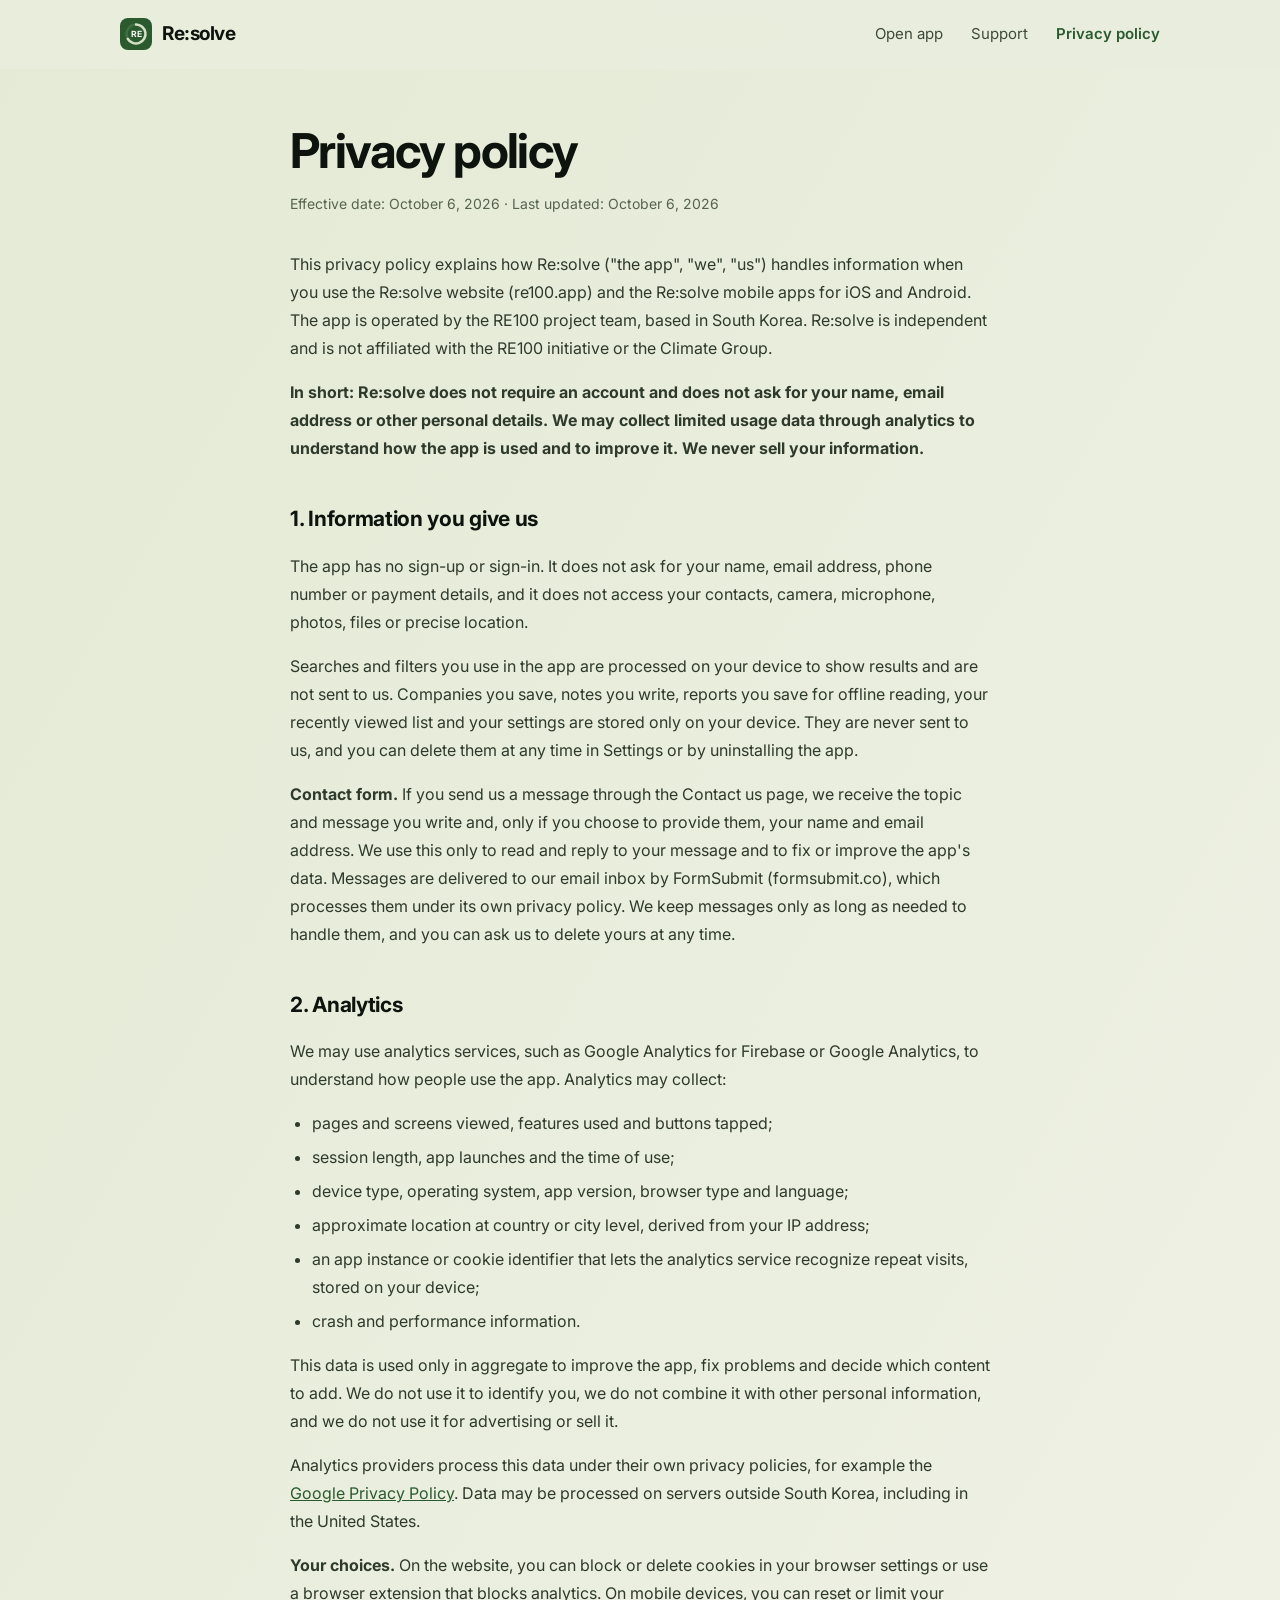
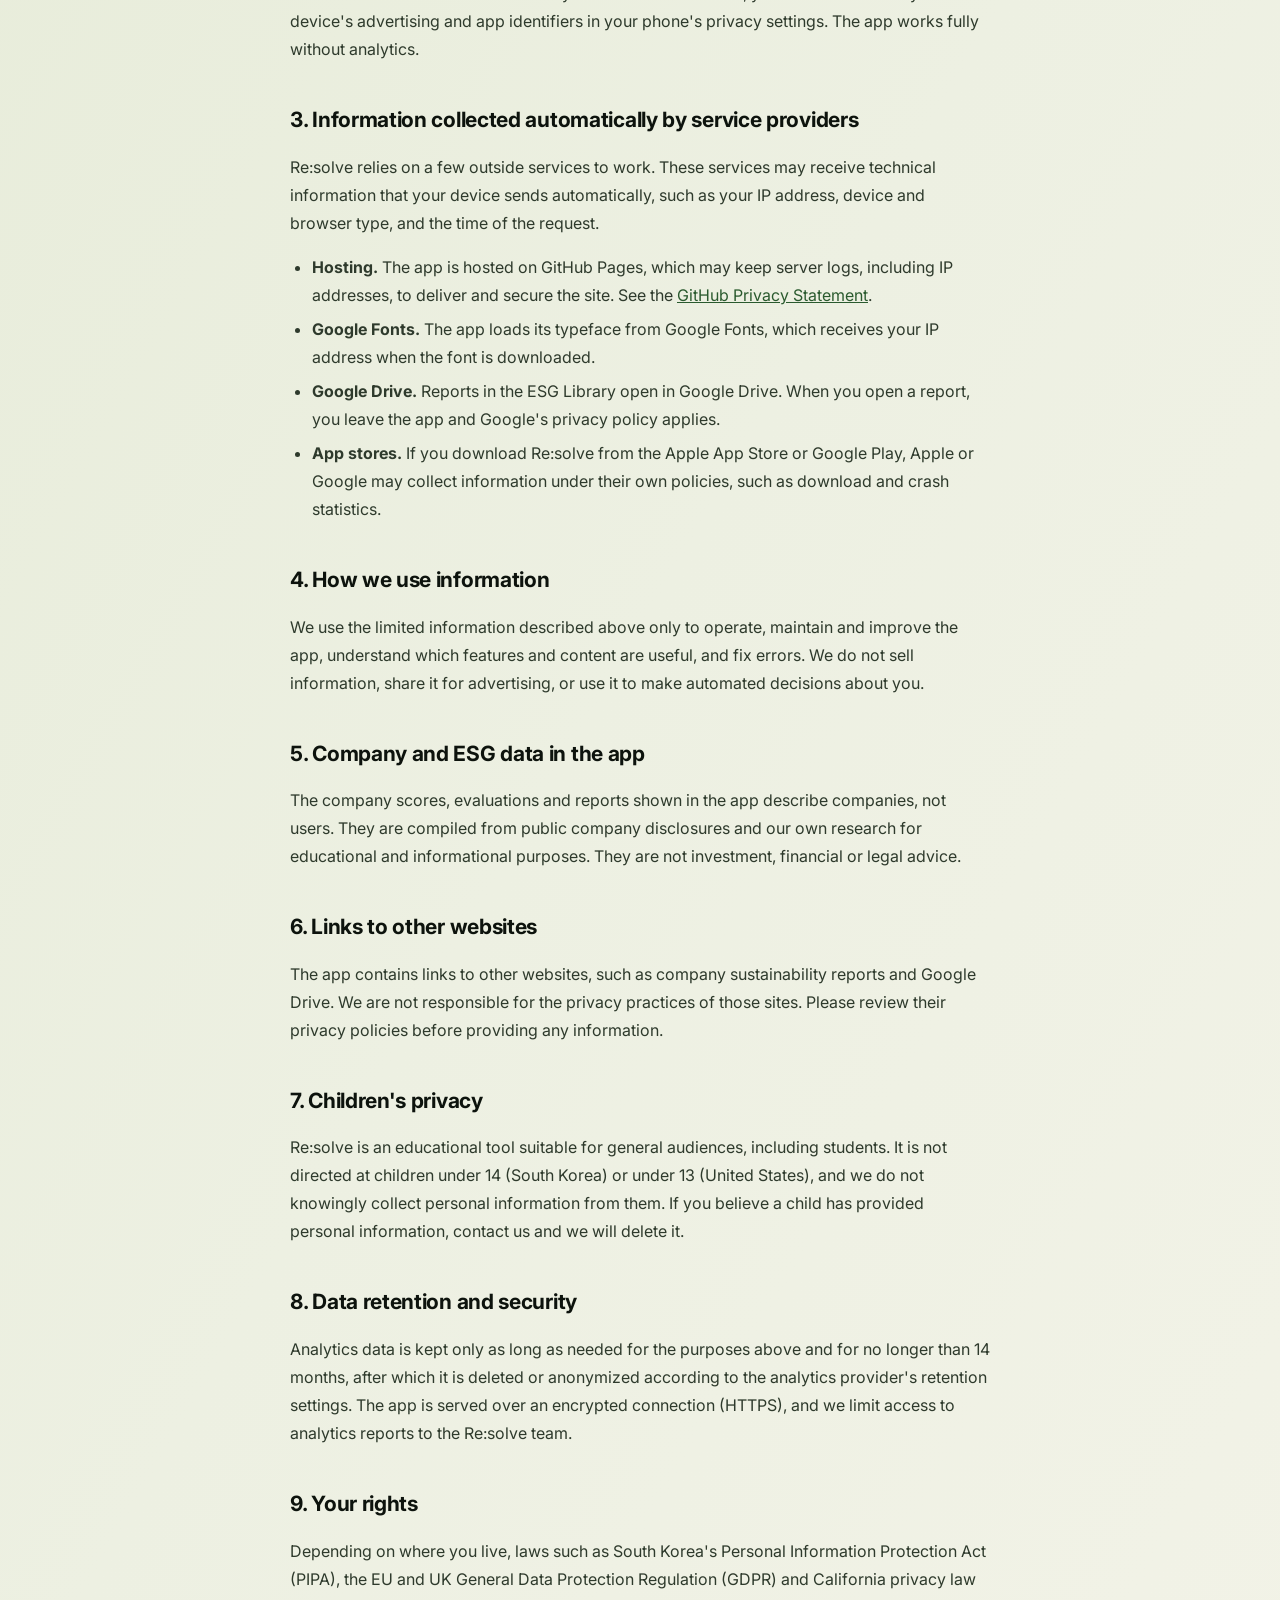
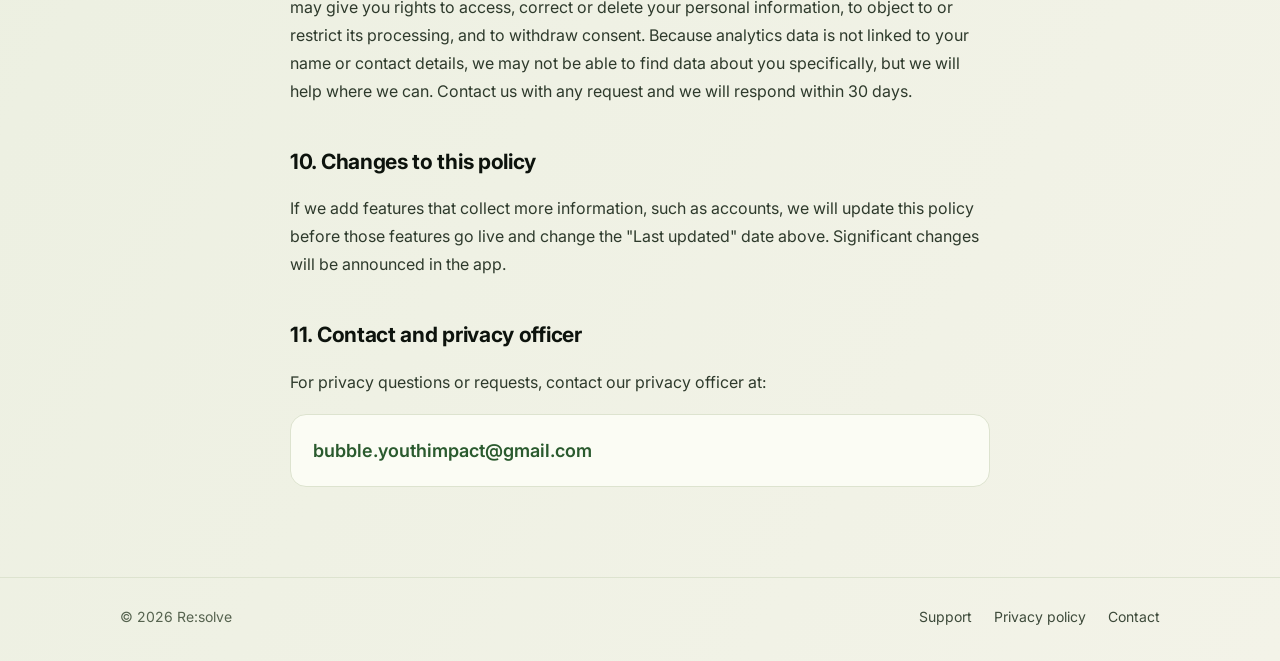
<file: privacy/index.html>
<!doctype html>
<html lang="en">
<head>
<meta charset="utf-8">
<meta name="viewport" content="width=device-width, initial-scale=1, viewport-fit=cover">
<title>Privacy policy — Re:solve</title>
<meta name="description" content="Privacy policy for the Re:solve app and website.">
<meta name="theme-color" content="#e9eddd">
<link rel="icon" type="image/png" sizes="32x32" href="/icons/favicon-32.png">
<link rel="apple-touch-icon" href="/icons/apple-touch-icon.png">
<link rel="preconnect" href="https://fonts.googleapis.com">
<link rel="preconnect" href="https://fonts.gstatic.com" crossorigin>
<link href="https://fonts.googleapis.com/css2?family=Inter:wght@400;500;600;700&display=swap" rel="stylesheet">
<link rel="stylesheet" href="/assets/site.css">
</head>
<body>
<header class="site-header">
  <div class="wrap bar">
    <a class="logo" href="/" aria-label="Re:solve home"><svg viewBox="0 0 64 64" aria-hidden="true"><rect width="64" height="64" rx="16" fill="#2a5a2e"/><circle cx="32" cy="32" r="19" fill="none" stroke="#407042" stroke-width="5"/><path d="M32 13a19 19 0 1 1-16.45 28.5" fill="none" stroke="#d4dfc6" stroke-width="5" stroke-linecap="round"/><text x="32" y="38.5" text-anchor="middle" font-family="Inter,Arial,sans-serif" font-weight="700" font-size="17" fill="#fbfcf4">RE</text></svg>Re:solve</a>
    <nav class="nav" aria-label="Main"><a href="/">Open app</a><a href="/support/">Support</a><a href="/privacy/" aria-current="page">Privacy policy</a></nav>
    <button type="button" class="menu-btn" id="menu-open" aria-label="Open menu" aria-controls="mobile-menu" aria-expanded="false"><svg viewBox="0 0 20 20" fill="none" stroke="currentColor" stroke-width="1.8" stroke-linecap="round" aria-hidden="true"><path d="M3 6h14M3 10h14M3 14h14"/></svg></button>
  </div>
</header>
<div class="mobile-menu" id="mobile-menu" role="dialog" aria-modal="true" aria-label="Menu" hidden>
  <div class="bar">
    <a class="logo" href="/" aria-label="Re:solve home"><svg viewBox="0 0 64 64" aria-hidden="true"><rect width="64" height="64" rx="16" fill="#2a5a2e"/><circle cx="32" cy="32" r="19" fill="none" stroke="#407042" stroke-width="5"/><path d="M32 13a19 19 0 1 1-16.45 28.5" fill="none" stroke="#d4dfc6" stroke-width="5" stroke-linecap="round"/><text x="32" y="38.5" text-anchor="middle" font-family="Inter,Arial,sans-serif" font-weight="700" font-size="17" fill="#fbfcf4">RE</text></svg>Re:solve</a>
    <button type="button" class="close-btn" id="menu-close" aria-label="Close menu"><svg viewBox="0 0 20 20" fill="none" stroke="currentColor" stroke-width="1.8" stroke-linecap="round" aria-hidden="true"><path d="M5 5l10 10M15 5L5 15"/></svg></button>
  </div>
  <ul class="mobile-links"><li><a href="/">Open app<svg viewBox="0 0 20 20" fill="none" stroke="currentColor" stroke-width="1.8" stroke-linecap="round" stroke-linejoin="round" aria-hidden="true"><path d="M4 10h12M11 5l5 5-5 5"/></svg></a></li><li><a href="/support/">Support<svg viewBox="0 0 20 20" fill="none" stroke="currentColor" stroke-width="1.8" stroke-linecap="round" stroke-linejoin="round" aria-hidden="true"><path d="M4 10h12M11 5l5 5-5 5"/></svg></a></li><li><a href="/privacy/" aria-current="page">Privacy policy<svg viewBox="0 0 20 20" fill="none" stroke="currentColor" stroke-width="1.8" stroke-linecap="round" stroke-linejoin="round" aria-hidden="true"><path d="M4 10h12M11 5l5 5-5 5"/></svg></a></li></ul>
</div>
<main>

 <section class="narrow page">
  <h1>Privacy policy</h1>
  <p class="date">Effective date: October 6, 2026 · Last updated: October 6, 2026</p>

  <p>This privacy policy explains how Re:solve ("the app", "we", "us") handles information when you use the Re:solve website (re100.app) and the Re:solve mobile apps for iOS and Android. The app is operated by the RE100 project team, based in South Korea. Re:solve is independent and is not affiliated with the RE100 initiative or the Climate Group.</p>
  <p><strong>In short: Re:solve does not require an account and does not ask for your name, email address or other personal details. We may collect limited usage data through analytics to understand how the app is used and to improve it. We never sell your information.</strong></p>

  <h2>1. Information you give us</h2>
  <p>The app has no sign-up or sign-in. It does not ask for your name, email address, phone number or payment details, and it does not access your contacts, camera, microphone, photos, files or precise location.</p>
  <p>Searches and filters you use in the app are processed on your device to show results and are not sent to us. Companies you save, notes you write, reports you save for offline reading, your recently viewed list and your settings are stored only on your device. They are never sent to us, and you can delete them at any time in Settings or by uninstalling the app.</p>
  <p><strong>Contact form.</strong> If you send us a message through the Contact us page, we receive the topic and message you write and, only if you choose to provide them, your name and email address. We use this only to read and reply to your message and to fix or improve the app's data. Messages are delivered to our email inbox by FormSubmit (formsubmit.co), which processes them under its own privacy policy. We keep messages only as long as needed to handle them, and you can ask us to delete yours at any time.</p>

  <h2>2. Analytics</h2>
  <p>We may use analytics services, such as Google Analytics for Firebase or Google Analytics, to understand how people use the app. Analytics may collect:</p>
  <ul>
   <li>pages and screens viewed, features used and buttons tapped;</li>
   <li>session length, app launches and the time of use;</li>
   <li>device type, operating system, app version, browser type and language;</li>
   <li>approximate location at country or city level, derived from your IP address;</li>
   <li>an app instance or cookie identifier that lets the analytics service recognize repeat visits, stored on your device;</li>
   <li>crash and performance information.</li>
  </ul>
  <p>This data is used only in aggregate to improve the app, fix problems and decide which content to add. We do not use it to identify you, we do not combine it with other personal information, and we do not use it for advertising or sell it.</p>
  <p>Analytics providers process this data under their own privacy policies, for example the <a href="https://policies.google.com/privacy" target="_blank" rel="noopener noreferrer">Google Privacy Policy</a>. Data may be processed on servers outside South Korea, including in the United States.</p>
  <p><strong>Your choices.</strong> On the website, you can block or delete cookies in your browser settings or use a browser extension that blocks analytics. On mobile devices, you can reset or limit your device's advertising and app identifiers in your phone's privacy settings. The app works fully without analytics.</p>

  <h2>3. Information collected automatically by service providers</h2>
  <p>Re:solve relies on a few outside services to work. These services may receive technical information that your device sends automatically, such as your IP address, device and browser type, and the time of the request.</p>
  <ul>
   <li><strong>Hosting.</strong> The app is hosted on GitHub Pages, which may keep server logs, including IP addresses, to deliver and secure the site. See the <a href="https://docs.github.com/en/site-policy/privacy-policies/github-general-privacy-statement" target="_blank" rel="noopener noreferrer">GitHub Privacy Statement</a>.</li>
   <li><strong>Google Fonts.</strong> The app loads its typeface from Google Fonts, which receives your IP address when the font is downloaded.</li>
   <li><strong>Google Drive.</strong> Reports in the ESG Library open in Google Drive. When you open a report, you leave the app and Google's privacy policy applies.</li>
   <li><strong>App stores.</strong> If you download Re:solve from the Apple App Store or Google Play, Apple or Google may collect information under their own policies, such as download and crash statistics.</li>
  </ul>

  <h2>4. How we use information</h2>
  <p>We use the limited information described above only to operate, maintain and improve the app, understand which features and content are useful, and fix errors. We do not sell information, share it for advertising, or use it to make automated decisions about you.</p>

  <h2>5. Company and ESG data in the app</h2>
  <p>The company scores, evaluations and reports shown in the app describe companies, not users. They are compiled from public company disclosures and our own research for educational and informational purposes. They are not investment, financial or legal advice.</p>

  <h2>6. Links to other websites</h2>
  <p>The app contains links to other websites, such as company sustainability reports and Google Drive. We are not responsible for the privacy practices of those sites. Please review their privacy policies before providing any information.</p>

  <h2>7. Children's privacy</h2>
  <p>Re:solve is an educational tool suitable for general audiences, including students. It is not directed at children under 14 (South Korea) or under 13 (United States), and we do not knowingly collect personal information from them. If you believe a child has provided personal information, contact us and we will delete it.</p>

  <h2>8. Data retention and security</h2>
  <p>Analytics data is kept only as long as needed for the purposes above and for no longer than 14 months, after which it is deleted or anonymized according to the analytics provider's retention settings. The app is served over an encrypted connection (HTTPS), and we limit access to analytics reports to the Re:solve team.</p>

  <h2>9. Your rights</h2>
  <p>Depending on where you live, laws such as South Korea's Personal Information Protection Act (PIPA), the EU and UK General Data Protection Regulation (GDPR) and California privacy law may give you rights to access, correct or delete your personal information, to object to or restrict its processing, and to withdraw consent. Because analytics data is not linked to your name or contact details, we may not be able to find data about you specifically, but we will help where we can. Contact us with any request and we will respond within 30 days.</p>

  <h2>10. Changes to this policy</h2>
  <p>If we add features that collect more information, such as accounts, we will update this policy before those features go live and change the "Last updated" date above. Significant changes will be announced in the app.</p>

  <h2>11. Contact and privacy officer</h2>
  <p>For privacy questions or requests, contact our privacy officer at:</p>
  <p class="contact-card"><a href="mailto:bubble.youthimpact@gmail.com">bubble.youthimpact@gmail.com</a></p>
 </section>
</main>
<footer class="site-footer">
  <div class="wrap">
    <span>© 2026 Re:solve</span>
    <nav aria-label="Footer"><a href="/support/">Support</a><a href="/privacy/">Privacy policy</a><a href="mailto:bubble.youthimpact@gmail.com">Contact</a></nav>
  </div>
</footer>
<script src="/assets/site.js"></script>
</body>
</html>
</file>
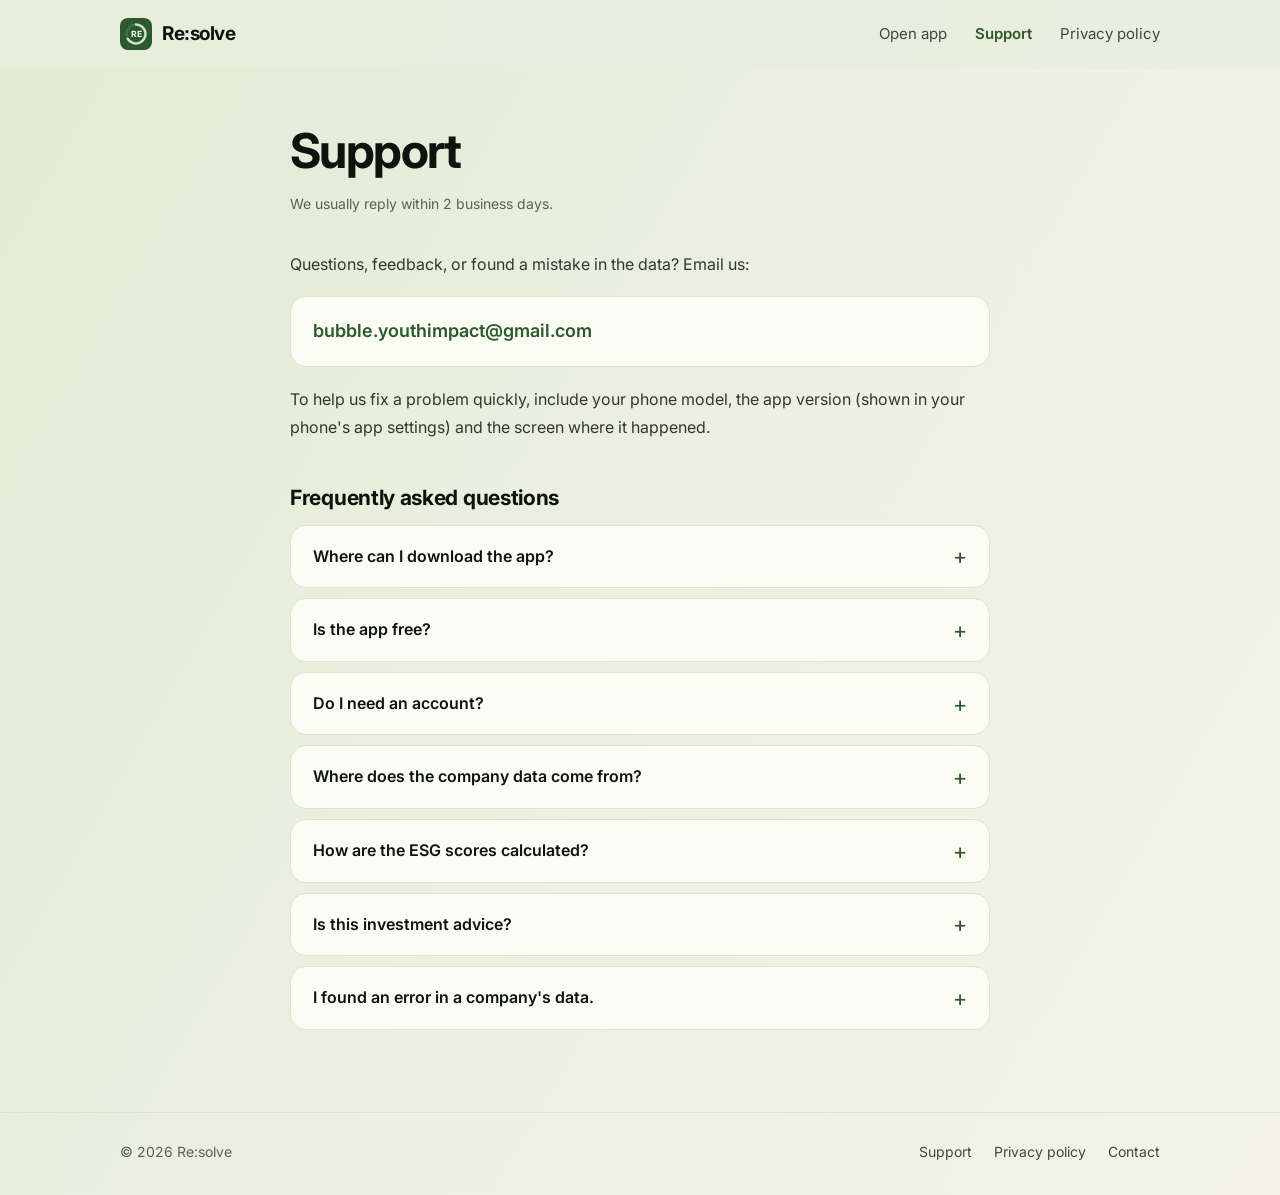
<file: support/index.html>
<!doctype html>
<html lang="en">
<head>
<meta charset="utf-8">
<meta name="viewport" content="width=device-width, initial-scale=1, viewport-fit=cover">
<title>Support — Re:solve</title>
<meta name="description" content="Get help with the Re:solve app, report data errors, and read answers to common questions.">
<meta name="theme-color" content="#e9eddd">
<link rel="icon" type="image/png" sizes="32x32" href="/icons/favicon-32.png">
<link rel="apple-touch-icon" href="/icons/apple-touch-icon.png">
<link rel="preconnect" href="https://fonts.googleapis.com">
<link rel="preconnect" href="https://fonts.gstatic.com" crossorigin>
<link href="https://fonts.googleapis.com/css2?family=Inter:wght@400;500;600;700&display=swap" rel="stylesheet">
<link rel="stylesheet" href="/assets/site.css">
</head>
<body>
<header class="site-header">
  <div class="wrap bar">
    <a class="logo" href="/" aria-label="Re:solve home"><svg viewBox="0 0 64 64" aria-hidden="true"><rect width="64" height="64" rx="16" fill="#2a5a2e"/><circle cx="32" cy="32" r="19" fill="none" stroke="#407042" stroke-width="5"/><path d="M32 13a19 19 0 1 1-16.45 28.5" fill="none" stroke="#d4dfc6" stroke-width="5" stroke-linecap="round"/><text x="32" y="38.5" text-anchor="middle" font-family="Inter,Arial,sans-serif" font-weight="700" font-size="17" fill="#fbfcf4">RE</text></svg>Re:solve</a>
    <nav class="nav" aria-label="Main"><a href="/">Open app</a><a href="/support/" aria-current="page">Support</a><a href="/privacy/">Privacy policy</a></nav>
    <button type="button" class="menu-btn" id="menu-open" aria-label="Open menu" aria-controls="mobile-menu" aria-expanded="false"><svg viewBox="0 0 20 20" fill="none" stroke="currentColor" stroke-width="1.8" stroke-linecap="round" aria-hidden="true"><path d="M3 6h14M3 10h14M3 14h14"/></svg></button>
  </div>
</header>
<div class="mobile-menu" id="mobile-menu" role="dialog" aria-modal="true" aria-label="Menu" hidden>
  <div class="bar">
    <a class="logo" href="/" aria-label="Re:solve home"><svg viewBox="0 0 64 64" aria-hidden="true"><rect width="64" height="64" rx="16" fill="#2a5a2e"/><circle cx="32" cy="32" r="19" fill="none" stroke="#407042" stroke-width="5"/><path d="M32 13a19 19 0 1 1-16.45 28.5" fill="none" stroke="#d4dfc6" stroke-width="5" stroke-linecap="round"/><text x="32" y="38.5" text-anchor="middle" font-family="Inter,Arial,sans-serif" font-weight="700" font-size="17" fill="#fbfcf4">RE</text></svg>Re:solve</a>
    <button type="button" class="close-btn" id="menu-close" aria-label="Close menu"><svg viewBox="0 0 20 20" fill="none" stroke="currentColor" stroke-width="1.8" stroke-linecap="round" aria-hidden="true"><path d="M5 5l10 10M15 5L5 15"/></svg></button>
  </div>
  <ul class="mobile-links"><li><a href="/">Open app<svg viewBox="0 0 20 20" fill="none" stroke="currentColor" stroke-width="1.8" stroke-linecap="round" stroke-linejoin="round" aria-hidden="true"><path d="M4 10h12M11 5l5 5-5 5"/></svg></a></li><li><a href="/support/" aria-current="page">Support<svg viewBox="0 0 20 20" fill="none" stroke="currentColor" stroke-width="1.8" stroke-linecap="round" stroke-linejoin="round" aria-hidden="true"><path d="M4 10h12M11 5l5 5-5 5"/></svg></a></li><li><a href="/privacy/">Privacy policy<svg viewBox="0 0 20 20" fill="none" stroke="currentColor" stroke-width="1.8" stroke-linecap="round" stroke-linejoin="round" aria-hidden="true"><path d="M4 10h12M11 5l5 5-5 5"/></svg></a></li></ul>
</div>
<main>

<section class="narrow page">
  <h1>Support</h1>
  <p class="date">We usually reply within 2 business days.</p>
  <p>Questions, feedback, or found a mistake in the data? Email us:</p>
  <div class="contact-card"><a href="mailto:bubble.youthimpact@gmail.com">bubble.youthimpact@gmail.com</a></div>
  <p>To help us fix a problem quickly, include your phone model, the app version (shown in your phone's app settings) and the screen where it happened.</p>
  <h2>Frequently asked questions</h2>
  <div class="faq">
    <details><summary>Where can I download the app?</summary><p>Re:solve is available on <a href="https://play.google.com/store/apps/details?id=app.re100" target="_blank" rel="noopener noreferrer">Google Play</a> for Android, and you can use the full app in any browser at re100.app. The iPhone version is coming soon to the App Store.</p></details>
    <details><summary>Is the app free?</summary><p>Yes. Re:solve is free, has no ads and no in-app purchases.</p></details>
    <details><summary>Do I need an account?</summary><p>No. You can use every feature without signing up.</p></details>
    <details><summary>Where does the company data come from?</summary><p>From companies' own public disclosures — sustainability reports, proxy statements and RE100 progress data — plus independent research. Each evaluation in the app shows its source and reporting period.</p></details>
    <details><summary>How are the ESG scores calculated?</summary><p>Each company is reviewed against 15 criteria across environment, social and governance. Some scores are calculated from defined scoring bands; others are estimates based on the review outcome and are labelled "est." in the app. Criteria without enough evidence stay pending and are never counted as zero.</p></details>
    <details><summary>Is this investment advice?</summary><p>No. Re:solve is an educational tool. Please don't use it as the basis for financial decisions.</p></details>
    <details><summary>I found an error in a company's data.</summary><p>Thank you — please email us the company name, what looks wrong and, if you have it, a link to the correct source. We review every report.</p></details>
  </div>
</section>

</main>
<footer class="site-footer">
  <div class="wrap">
    <span>© 2026 Re:solve</span>
    <nav aria-label="Footer"><a href="/support/">Support</a><a href="/privacy/">Privacy policy</a><a href="mailto:bubble.youthimpact@gmail.com">Contact</a></nav>
  </div>
</footer>
<script src="/assets/site.js"></script>
</body>
</html>
</file>
<file: assets/site.css>
:root{
  --ink:#0d130d;--muted:#56634f;--green:#2a5a2e;--green-dark:#1f4523;--sage:#9db18a;--sage-soft:#d4dfc6;
  --bg:#e9eddd;--surface:#fbfcf4;--line:#dde3cf;--radius:20px;
}
*,*::before,*::after{box-sizing:border-box}
html{background:var(--bg);-webkit-text-size-adjust:100%}
body{margin:0;background:linear-gradient(120deg,#e4ead5 0%,#edf0e2 55%,#f3f3e8 100%);color:var(--ink);
  font-family:Inter,-apple-system,BlinkMacSystemFont,"Segoe UI",Arial,sans-serif;font-size:16px;line-height:1.6;-webkit-font-smoothing:antialiased;min-height:100vh;display:flex;flex-direction:column}
main{flex:1}
a{color:var(--green)}
img{max-width:100%;display:block}
:focus-visible{outline:3px solid #5b874d;outline-offset:3px;border-radius:6px}
.sr-only{position:absolute;width:1px;height:1px;overflow:hidden;clip:rect(0,0,0,0);white-space:nowrap}
.wrap{width:min(1040px,calc(100% - 40px));margin:0 auto}
.narrow{width:min(700px,calc(100% - 40px));margin:0 auto}

/* header */
.site-header{position:sticky;top:0;z-index:40;background:rgba(233,237,221,.88);backdrop-filter:saturate(1.2) blur(10px);-webkit-backdrop-filter:saturate(1.2) blur(10px);border-bottom:1px solid transparent;padding-top:env(safe-area-inset-top,0px)}
.site-header.scrolled{border-bottom-color:var(--line)}
.bar{height:68px;display:flex;align-items:center;justify-content:space-between;gap:20px}
.logo{display:inline-flex;align-items:center;gap:10px;text-decoration:none;color:var(--ink);font-weight:700;font-size:19px;letter-spacing:-.5px}
.logo svg{width:32px;height:32px;flex-shrink:0}
.nav{display:flex;align-items:center;gap:28px}
.nav a{color:#3d4a3a;text-decoration:none;font-size:15px}
.nav a:hover{color:var(--green)}
.nav a[aria-current="page"]{color:var(--green);font-weight:600}
.menu-btn{display:none;width:42px;height:42px;border-radius:50%;border:1px solid var(--line);background:var(--surface);align-items:center;justify-content:center;cursor:pointer;color:var(--ink)}
.menu-btn svg{width:20px;height:20px}

/* full-screen mobile menu */
.mobile-menu{position:fixed;inset:0;z-index:60;background:var(--surface);display:flex;flex-direction:column;padding-top:env(safe-area-inset-top,0px);padding-bottom:env(safe-area-inset-bottom,0px)}
.mobile-menu[hidden]{display:none}
.mobile-menu .bar{width:calc(100% - 40px);margin:0 auto}
.close-btn{width:42px;height:42px;border-radius:50%;border:1px solid var(--line);background:#eef2e6;display:flex;align-items:center;justify-content:center;cursor:pointer;color:var(--ink)}
.close-btn svg{width:18px;height:18px}
.mobile-links{list-style:none;margin:12px auto 0;padding:0;width:calc(100% - 40px)}
.mobile-links a{display:flex;align-items:center;justify-content:space-between;padding:20px 2px;font-size:22px;font-weight:600;letter-spacing:-.4px;color:var(--ink);text-decoration:none;border-bottom:1px solid var(--line)}
.mobile-links a svg{width:20px;height:20px;color:var(--green)}
.mobile-links a[aria-current="page"]{color:var(--green)}
body.menu-open{overflow:hidden}

/* home */
.hero{display:grid;grid-template-columns:1.1fr .9fr;gap:48px;align-items:center;padding:64px 0 40px}
.eyebrow{font-size:13px;letter-spacing:1.4px;text-transform:uppercase;color:var(--green);margin:0 0 16px;font-weight:600}
.hero h1{font-size:clamp(38px,6vw,60px);line-height:1.05;letter-spacing:-2.2px;margin:0;font-weight:700}
.hero h1 span{color:var(--green)}
.lede{font-size:18px;color:var(--muted);margin:22px 0 30px;max-width:520px}
.status{display:inline-flex;align-items:center;gap:10px;background:var(--surface);border:1px solid var(--line);border-radius:30px;padding:10px 18px 10px 14px;font-size:15px;color:#3d4a3a}
.status i{width:9px;height:9px;border-radius:50%;background:#e1b520;display:block}
.hero-actions{display:flex;flex-wrap:wrap;align-items:center;gap:14px}
.btn{display:inline-flex;align-items:center;gap:8px;background:var(--green);color:#fff;text-decoration:none;border-radius:30px;padding:12px 22px;font-size:15px;font-weight:600}
.btn:hover{background:var(--green-dark)}
.play-badge{display:inline-block;line-height:0;margin:-11px -6px -11px -11px}
.play-badge img{width:186px;height:72px;display:block}
.phones{position:relative;height:540px}
.phone{position:absolute;width:250px;border-radius:34px;overflow:hidden;border:7px solid #10170f;background:#10170f;box-shadow:0 30px 60px -20px rgba(28,48,24,.35)}
.phone img{width:100%;height:auto}
.phone.front{right:40px;top:0;z-index:2}
.phone.back{left:10px;top:70px;transform:rotate(-6deg);opacity:.96}

.section{padding:72px 0}
.section h2{font-size:clamp(28px,4.4vw,38px);letter-spacing:-1.2px;line-height:1.15;margin:0 0 14px;font-weight:700}
.section .intro{color:var(--muted);font-size:17px;max-width:600px;margin:0 0 36px}
.features{display:grid;grid-template-columns:repeat(2,1fr);gap:16px}
.feature{background:var(--surface);border:1px solid var(--line);border-radius:var(--radius);padding:26px 26px 24px}
.feature .ico{width:40px;height:40px;border-radius:50%;background:var(--sage-soft);color:var(--green);display:flex;align-items:center;justify-content:center;margin-bottom:18px}
.feature .ico svg{width:20px;height:20px}
.feature h3{margin:0 0 8px;font-size:19px;letter-spacing:-.3px}
.feature p{margin:0;color:var(--muted);font-size:15px}

.split{display:grid;grid-template-columns:.8fr 1.2fr;gap:56px;align-items:center}
.split .phone{position:relative;width:260px;margin:0 auto}
.audience{list-style:none;margin:0;padding:0;display:grid;gap:14px}
.audience li{display:grid;grid-template-columns:28px 1fr;gap:12px;align-items:start;font-size:16px}
.audience li svg{width:22px;height:22px;color:var(--green);margin-top:2px}
.audience b{display:block}
.audience span{color:var(--muted);font-size:15px}

.note{background:var(--surface);border:1px solid var(--line);border-radius:var(--radius);padding:24px 26px;font-size:14px;color:var(--muted)}
.note strong{color:var(--ink)}

/* text pages */
.page{padding:56px 0 72px}
.page h1{font-size:clamp(34px,6vw,48px);letter-spacing:-1.6px;line-height:1.1;margin:0}
.page .date{font-size:14px;color:var(--muted);margin:14px 0 34px}
.page h2{font-size:21px;letter-spacing:-.3px;margin:40px 0 10px}
.page p,.page li{font-size:16px;line-height:1.75;color:#2e3a2c}
.page ul{padding-left:22px}
.page li{margin-bottom:6px}
.contact-card{background:var(--surface);border:1px solid var(--line);border-radius:16px;padding:20px 22px;margin:18px 0}
.contact-card a{font-size:18px;font-weight:600;text-decoration:none}
.faq details{background:var(--surface);border:1px solid var(--line);border-radius:16px;margin-bottom:10px}
.faq summary{list-style:none;cursor:pointer;padding:18px 22px;font-weight:600;display:flex;justify-content:space-between;gap:16px;align-items:center}
.faq summary::-webkit-details-marker{display:none}
.faq summary::after{content:"+";font-size:22px;font-weight:400;color:var(--green);line-height:1}
.faq details[open] summary::after{content:"−"}
.faq details p{margin:0;padding:0 22px 20px;color:var(--muted)}

/* 404 */
.notfound{text-align:center;padding:110px 0 120px}
.notfound .code{font-size:clamp(80px,18vw,140px);font-weight:700;letter-spacing:-6px;color:var(--sage-soft);line-height:1;margin:0}
.notfound h1{font-size:clamp(26px,5vw,34px);letter-spacing:-1px;margin:10px 0 12px}
.notfound p{color:var(--muted);margin:0 auto 28px;max-width:420px}

/* footer */
.site-footer{border-top:1px solid var(--line);padding:28px 0 calc(32px + env(safe-area-inset-bottom,0px))}
.site-footer .wrap{display:flex;justify-content:space-between;align-items:center;gap:20px;flex-wrap:wrap;font-size:14px;color:var(--muted)}
.site-footer nav{display:flex;gap:22px;flex-wrap:wrap}
.site-footer a{color:#3d4a3a;text-decoration:none}
.site-footer a:hover{color:var(--green)}

@media (max-width:820px){
  .nav{display:none}
  .menu-btn{display:inline-flex}
  .hero{grid-template-columns:1fr;gap:28px;padding:40px 0 24px}
  .phones{height:470px;max-width:360px;margin:0 auto;width:100%}
  .phone{width:210px;border-radius:30px}
  .phone.front{right:0}
  .phone.back{left:0;top:60px}
  .features{grid-template-columns:1fr}
  .split{grid-template-columns:1fr;gap:36px}
  .split .phone{width:220px}
  .section{padding:52px 0}
}
@media (prefers-reduced-motion:reduce){*{scroll-behavior:auto!important;transition:none!important}}
</file>
